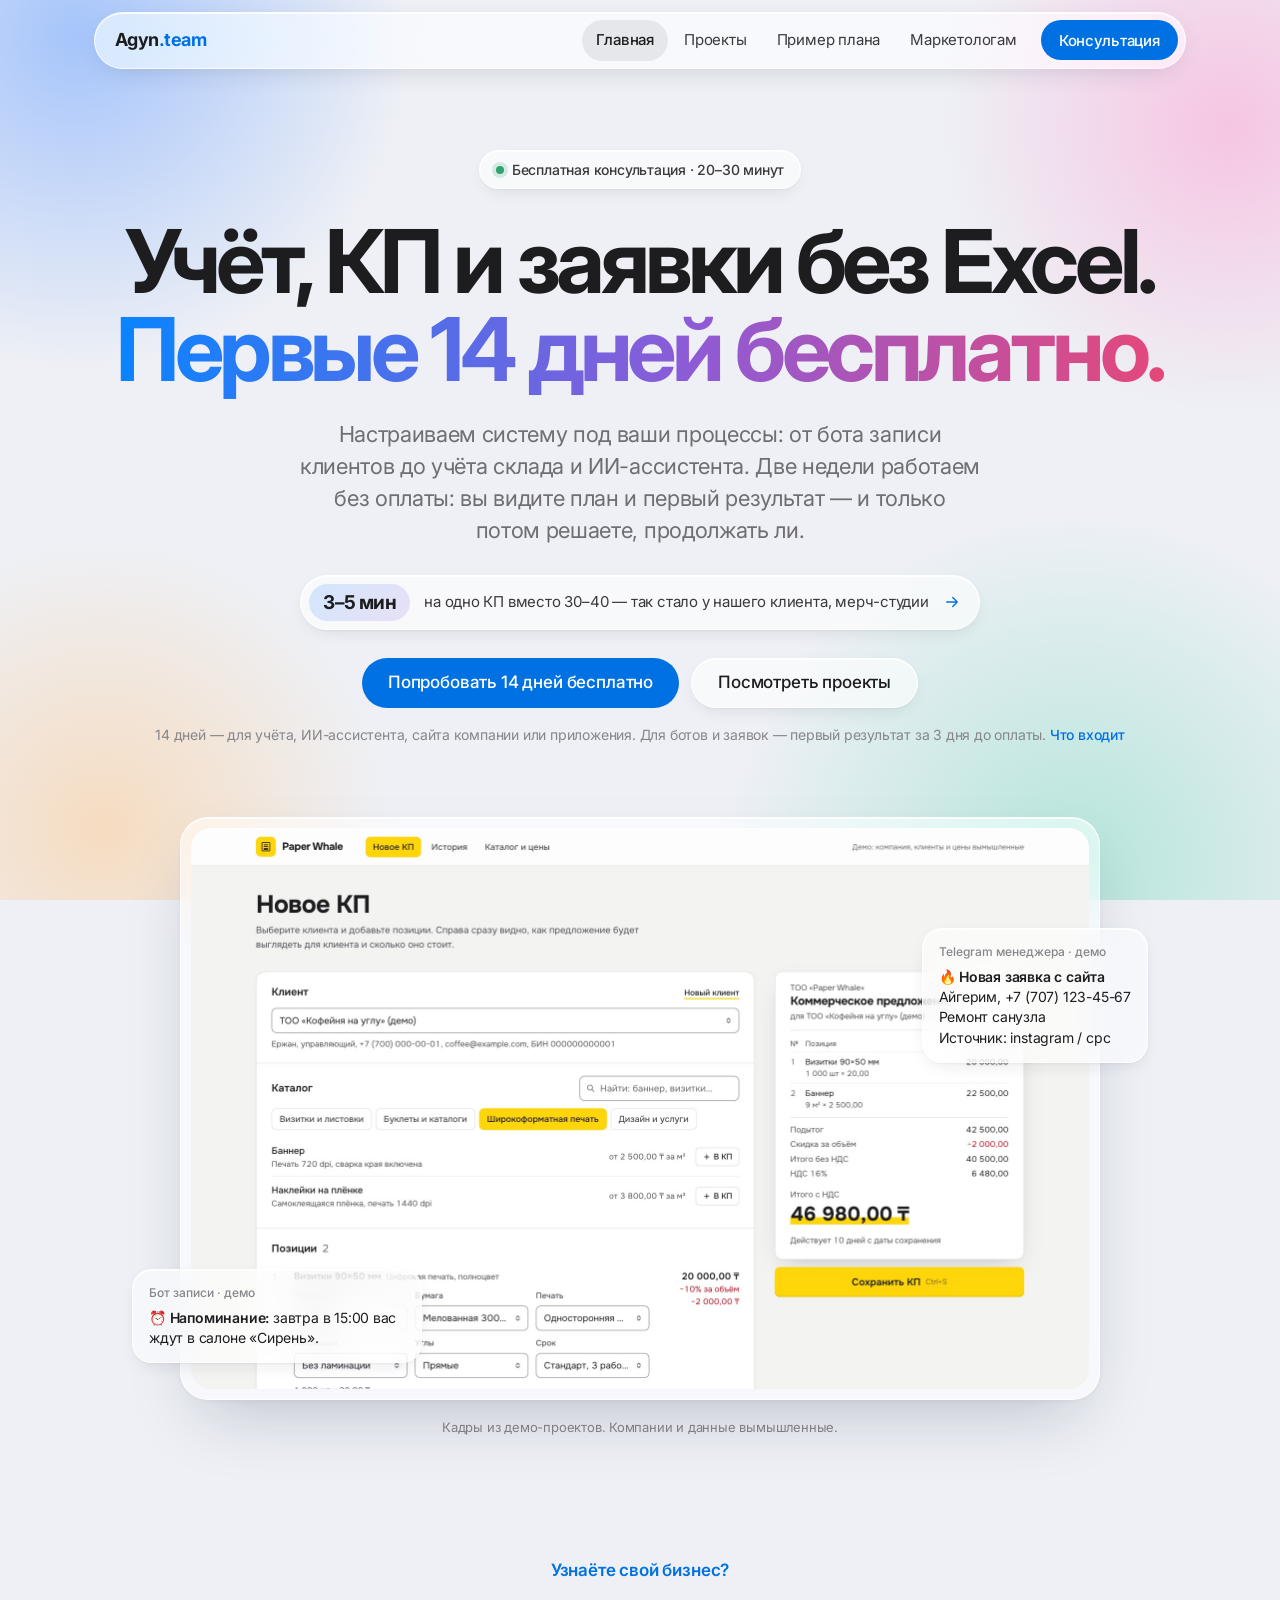
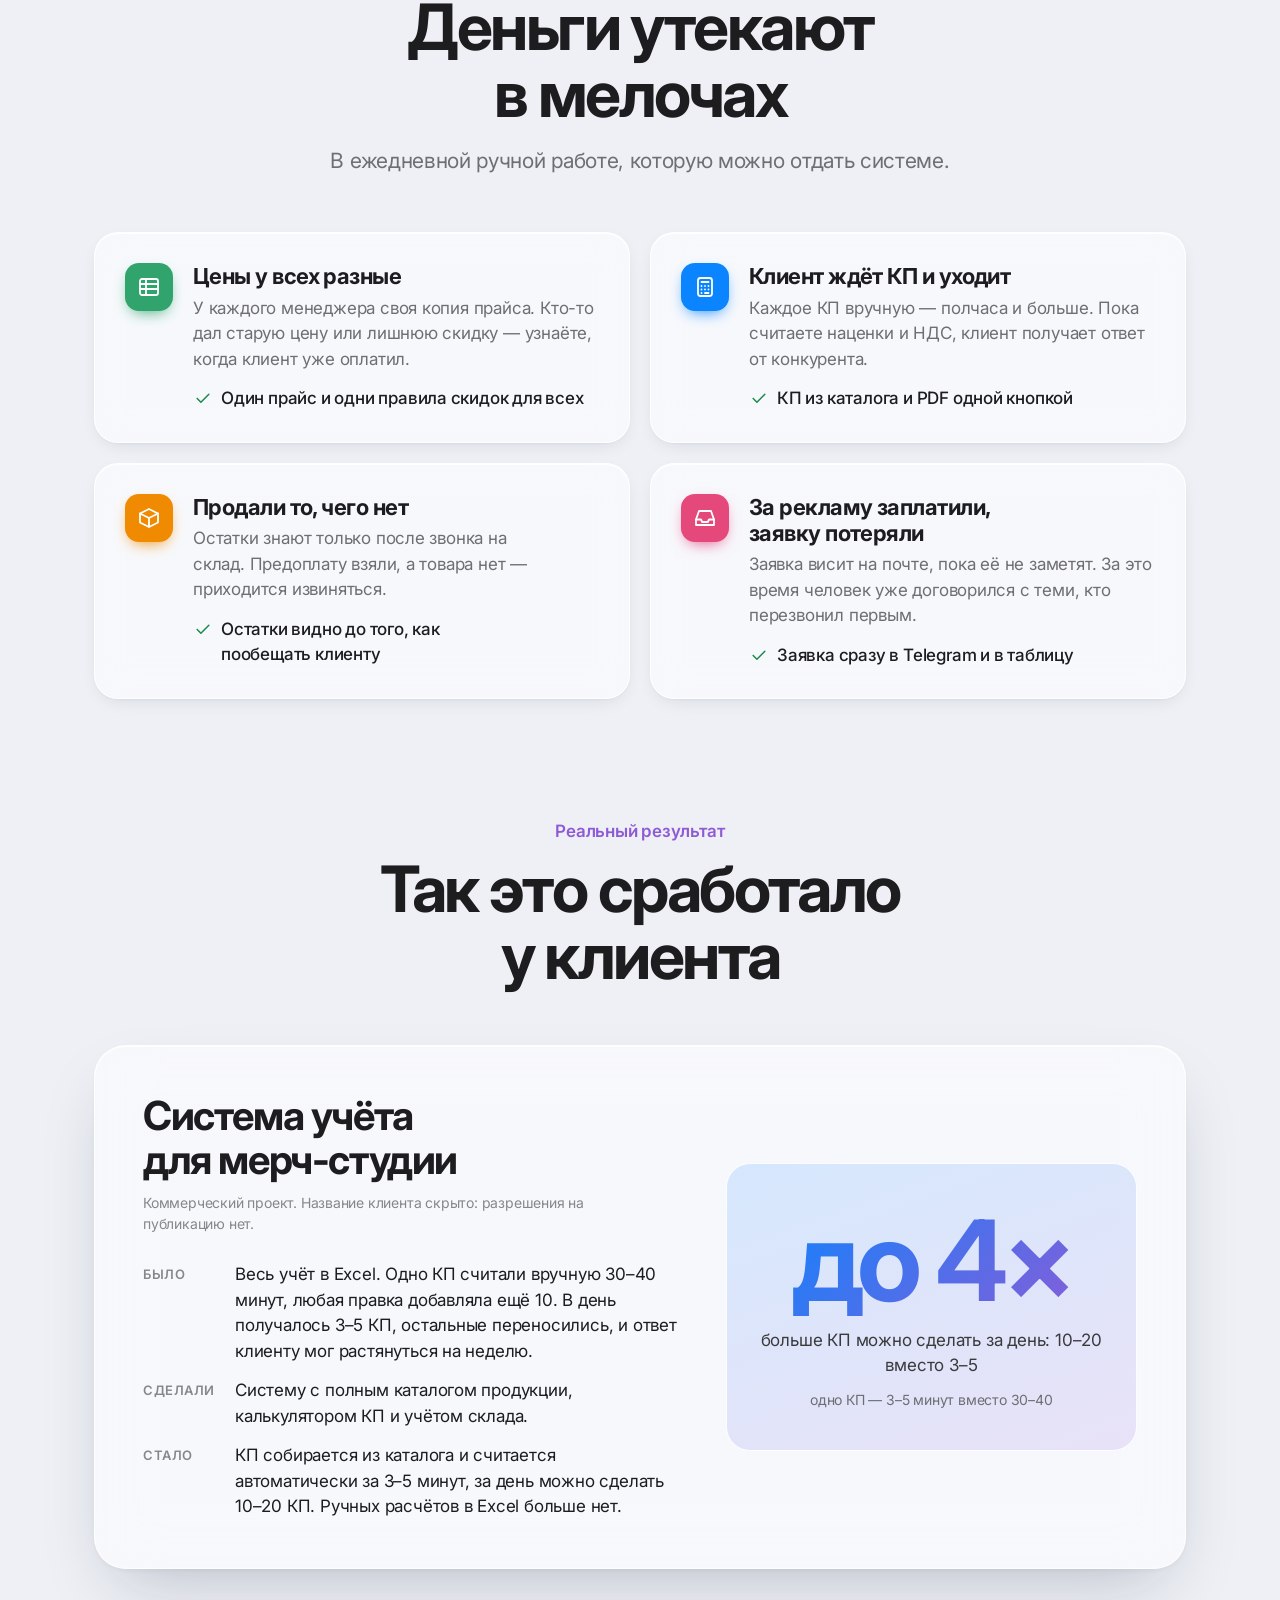
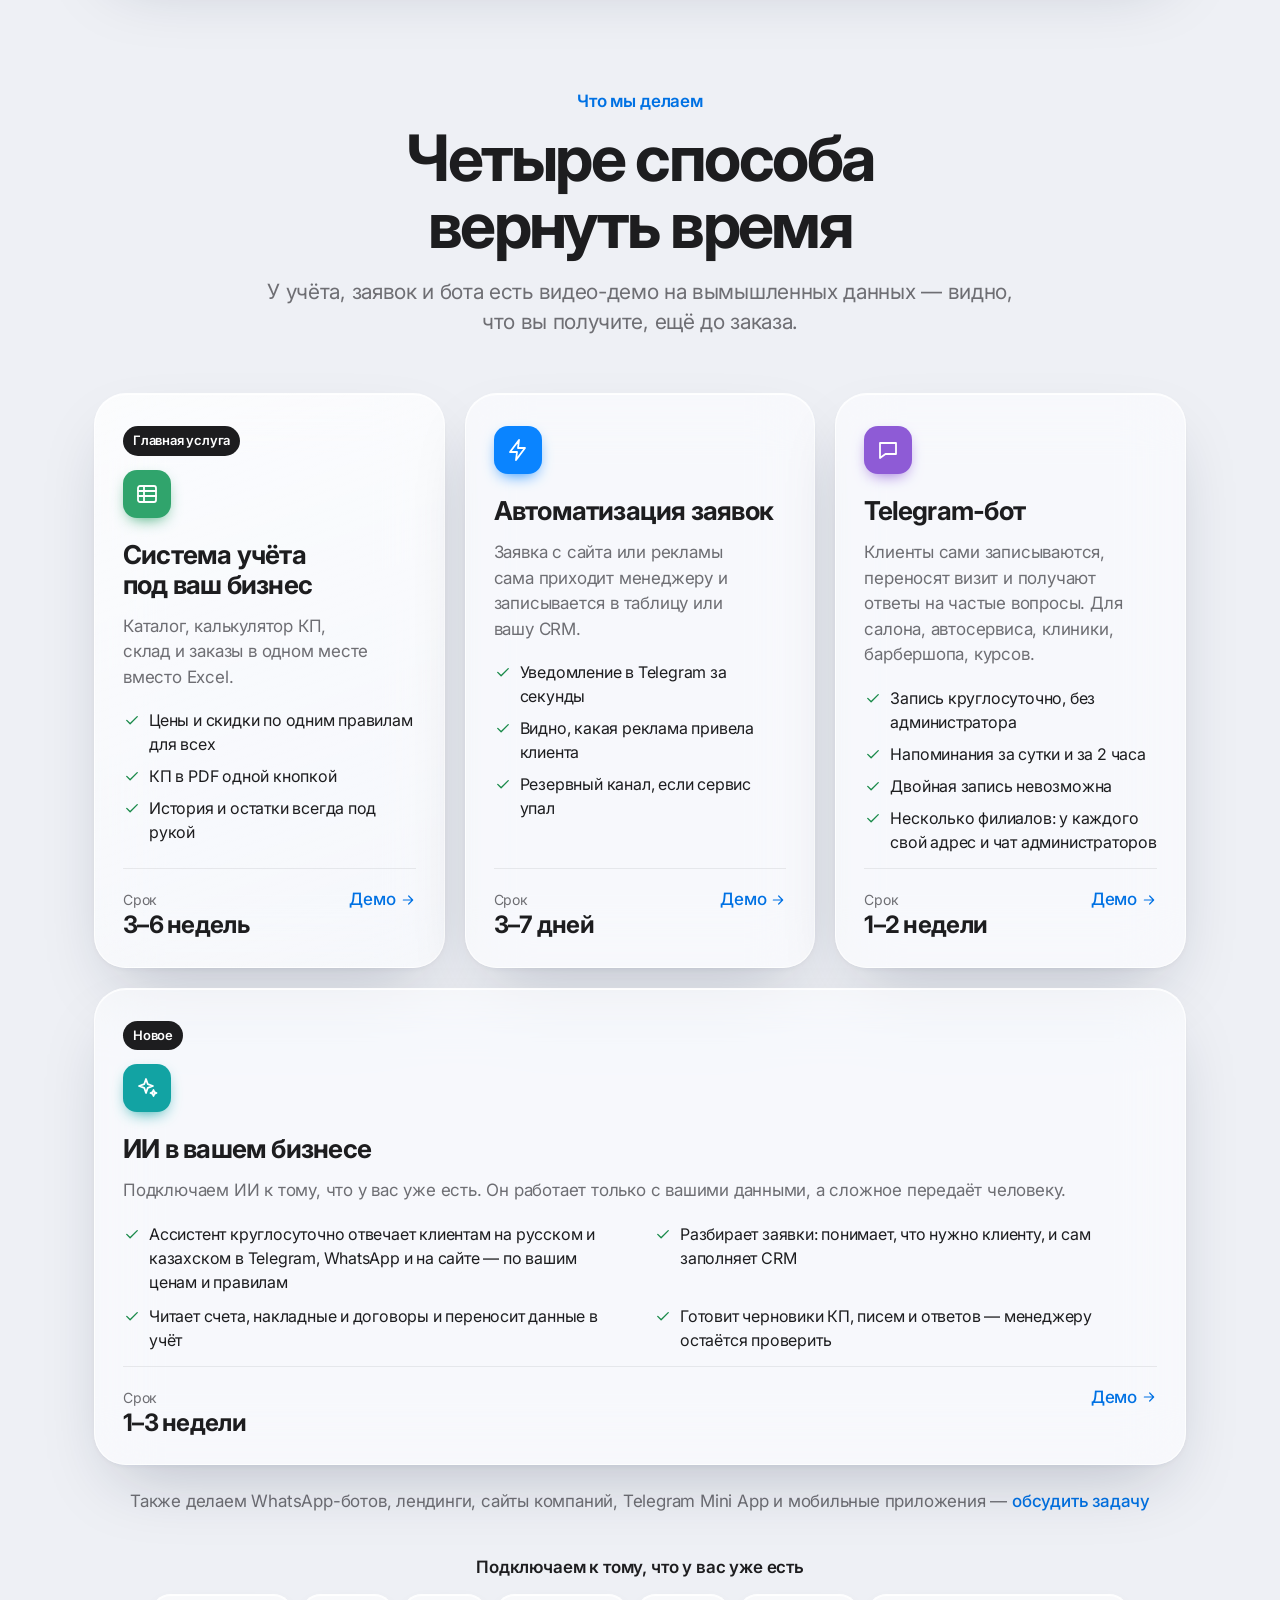
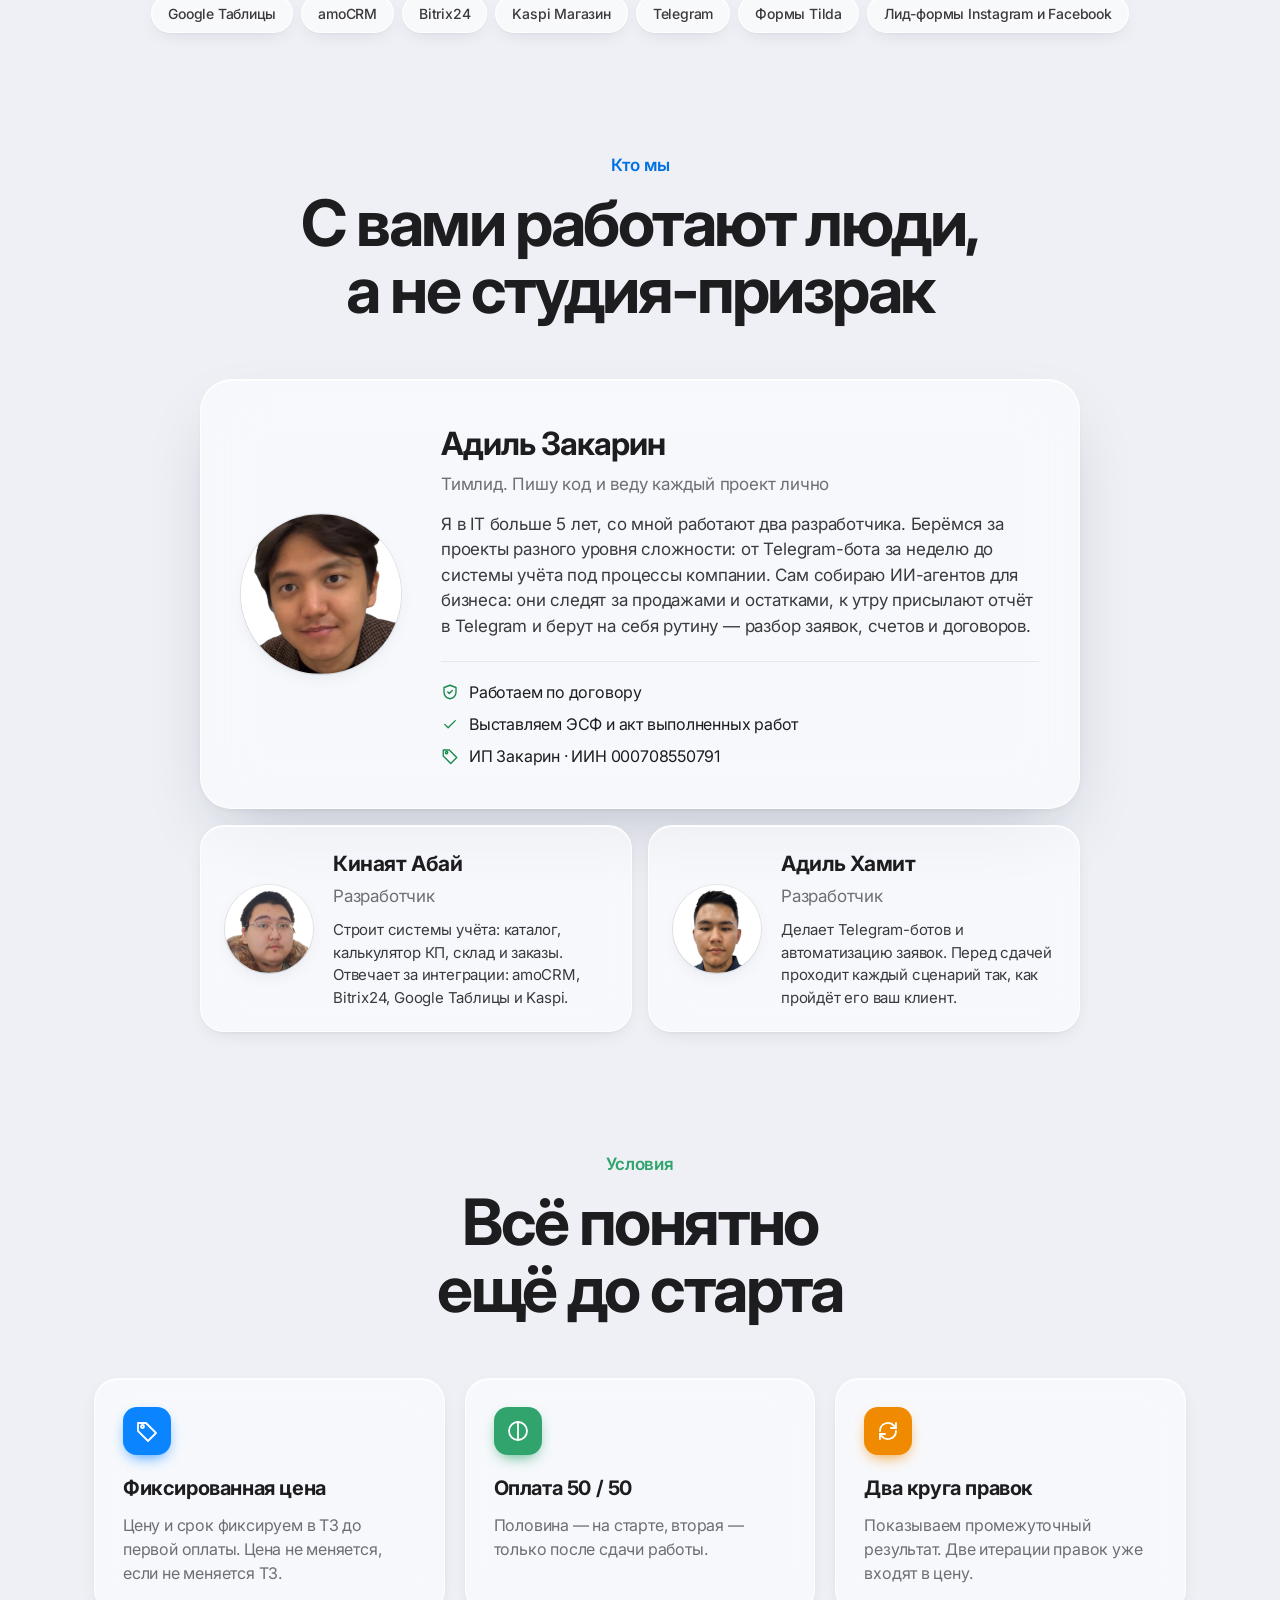
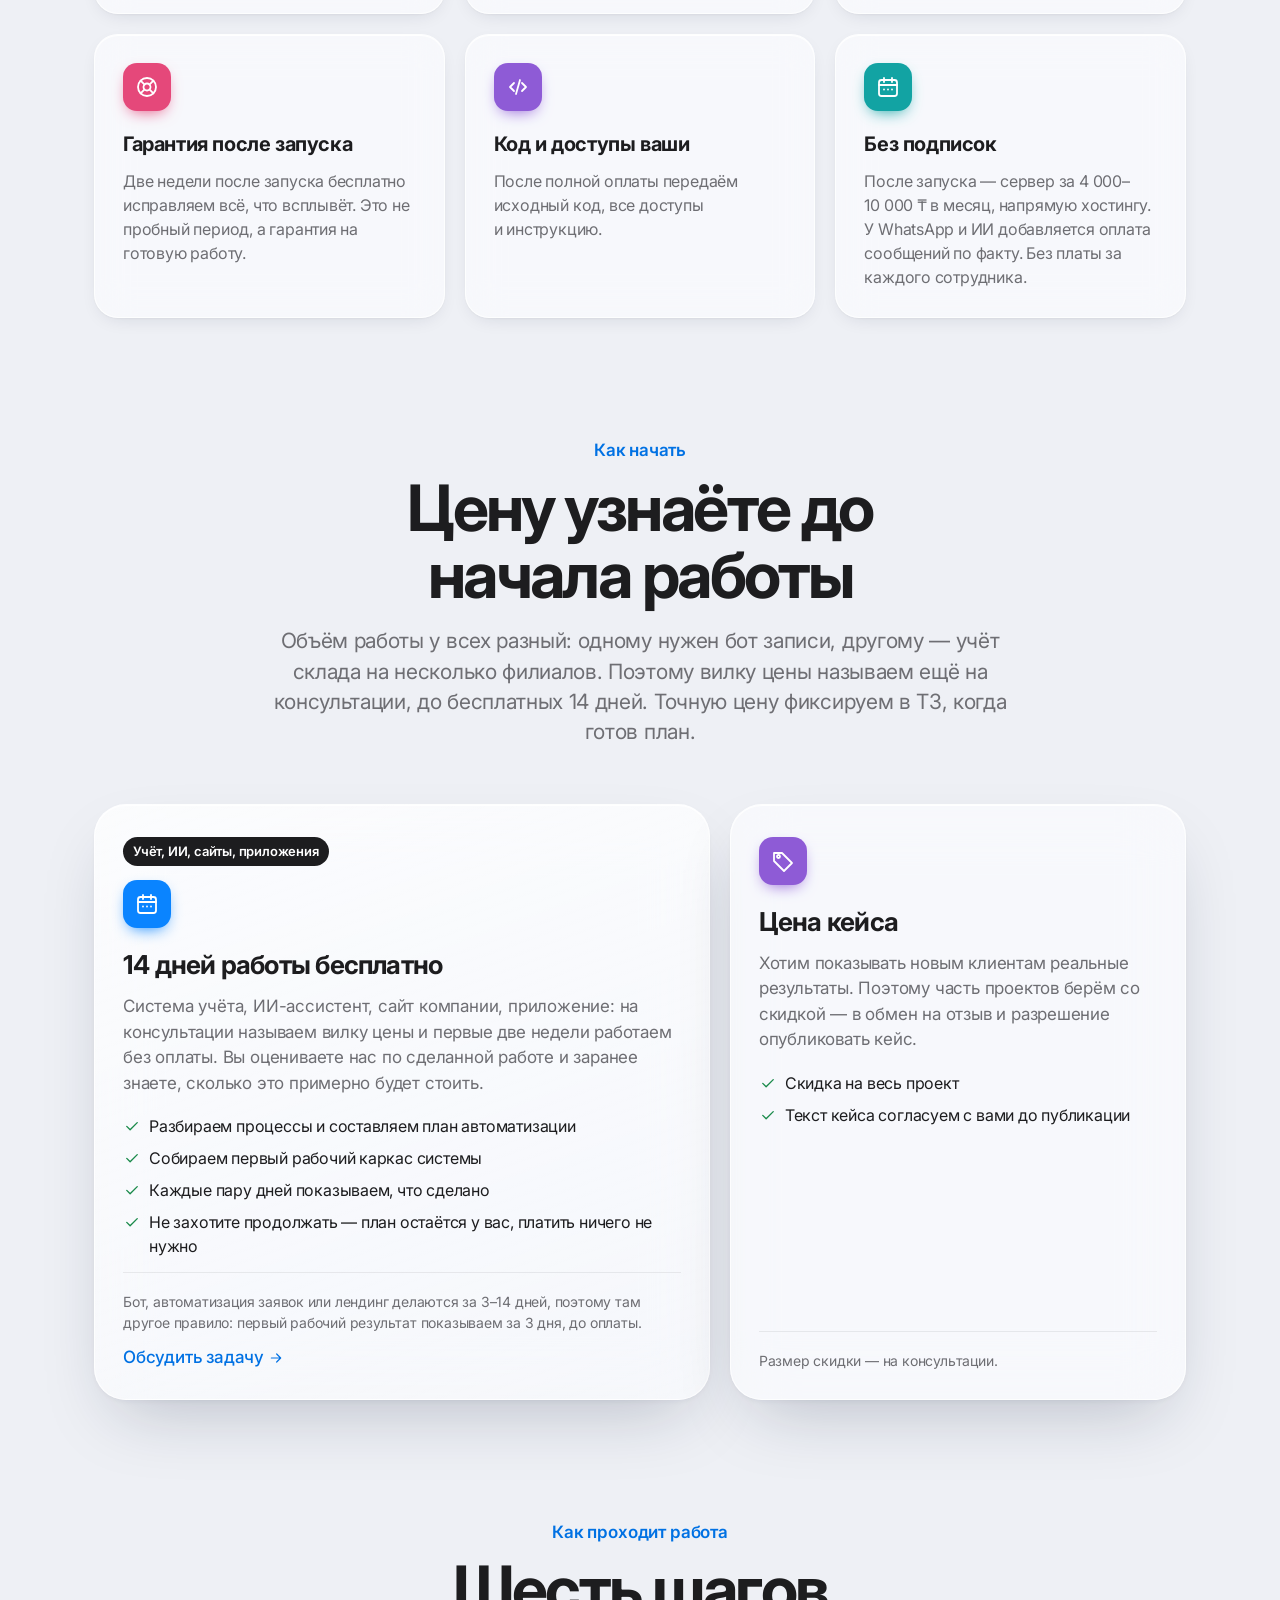
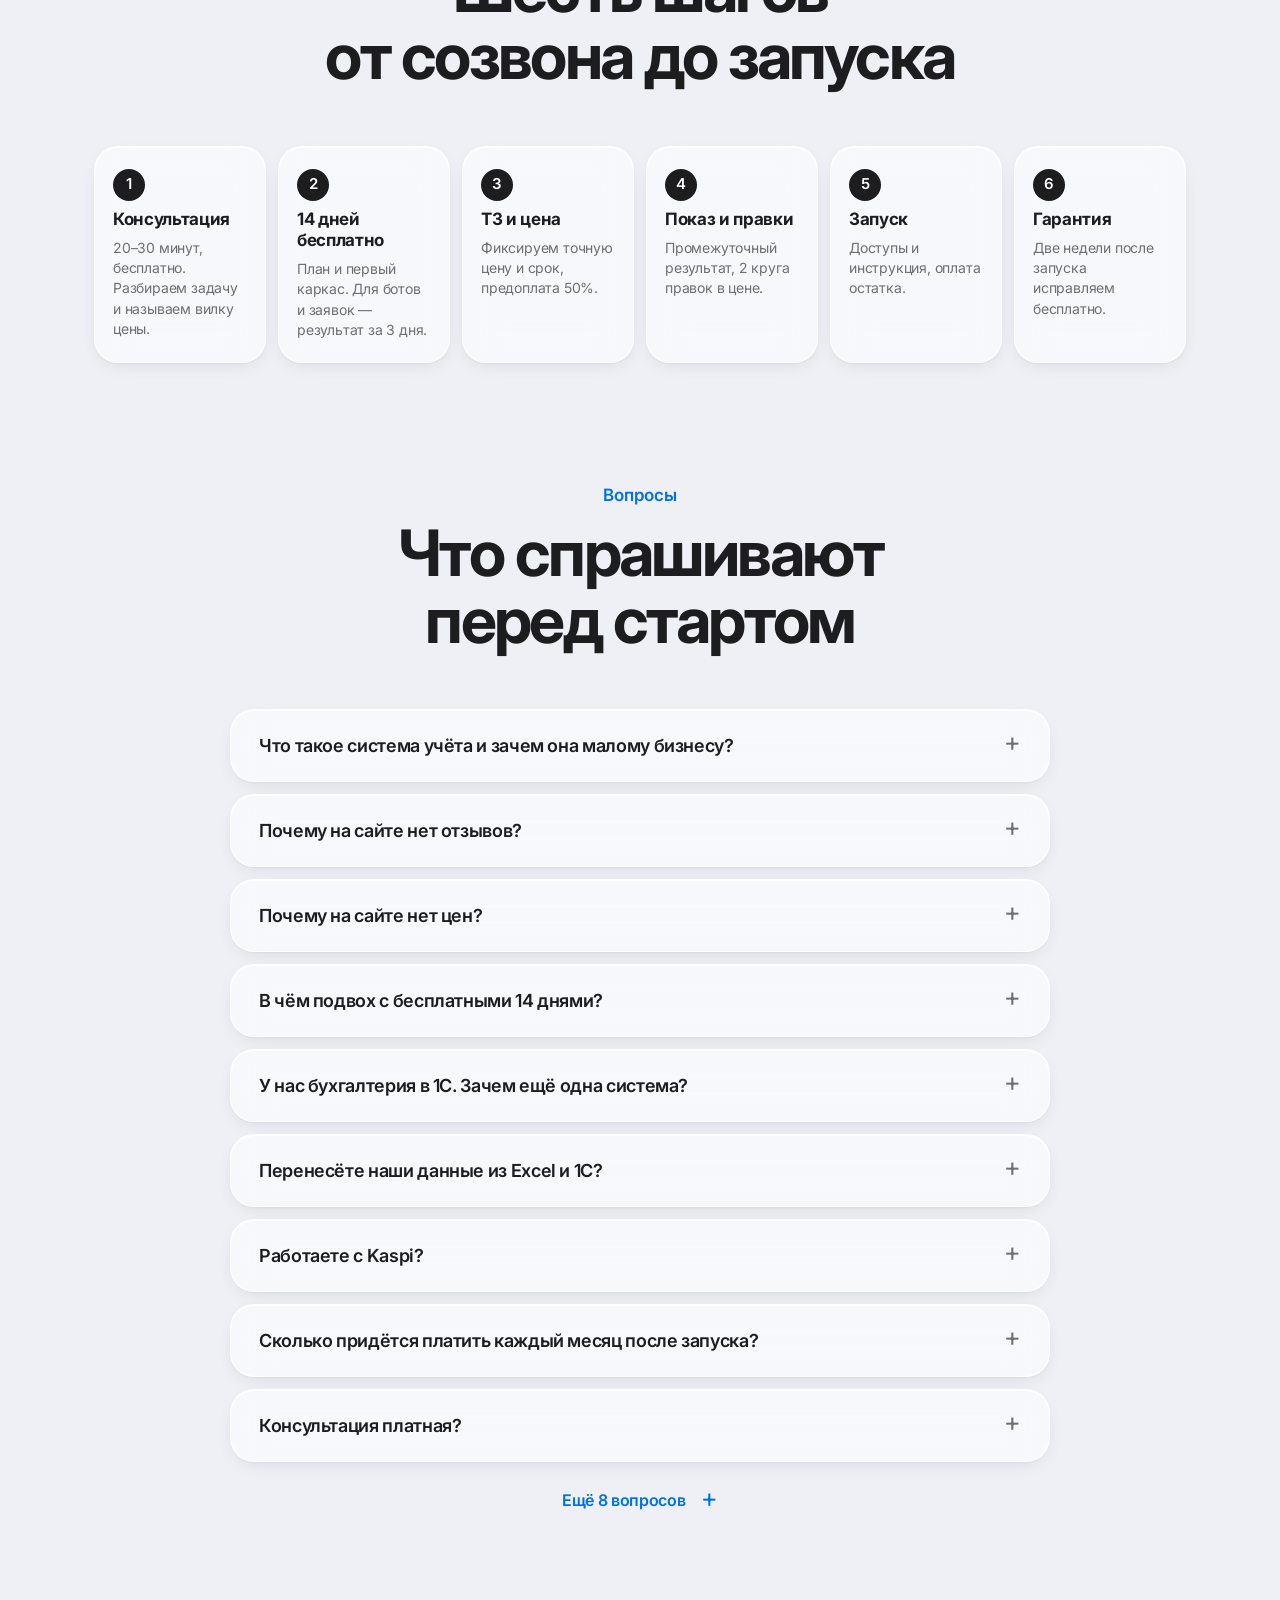
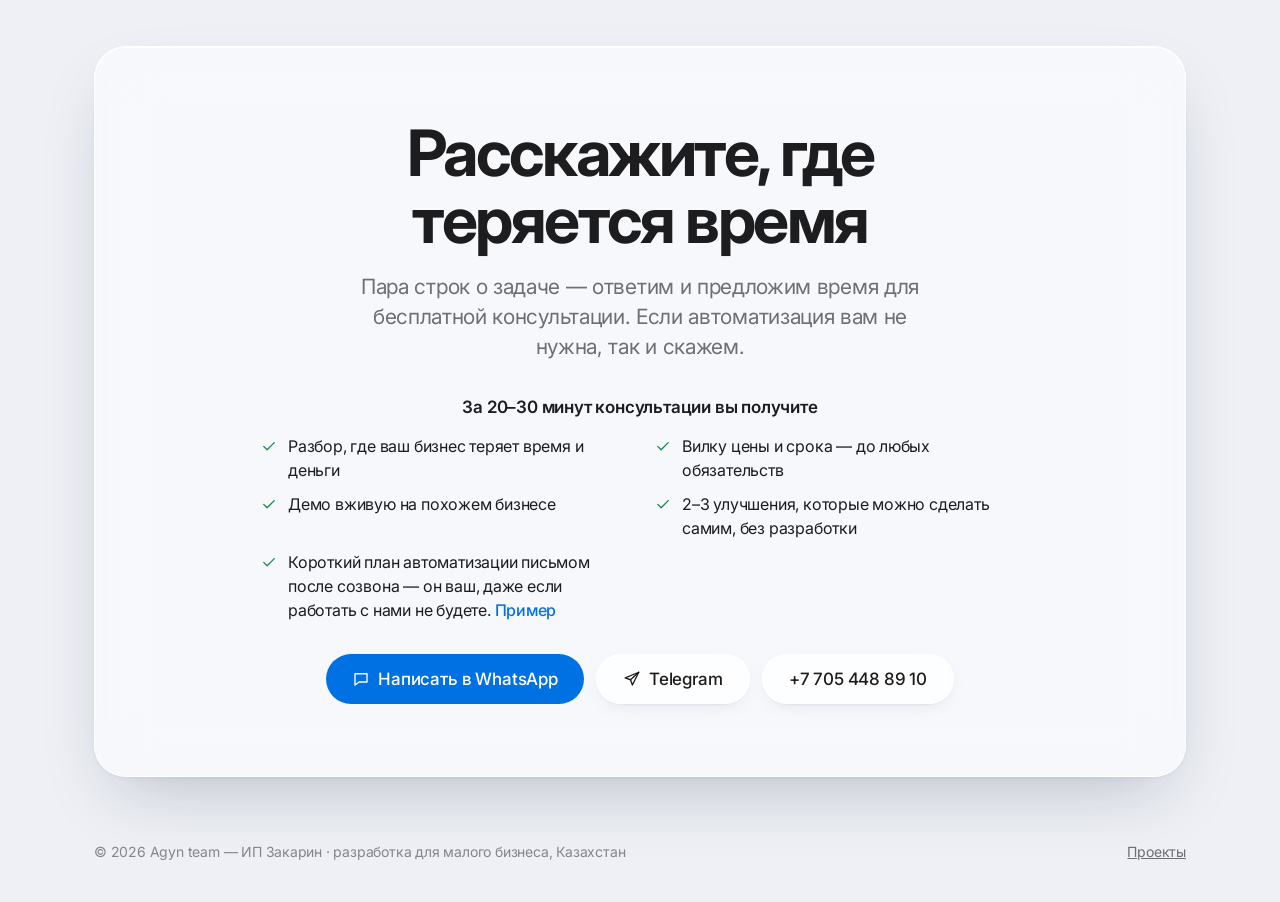
<file: index.html>
<!doctype html>
<html lang="ru">
<head>
  <meta charset="utf-8">
  <meta name="viewport" content="width=device-width, initial-scale=1">
  <title>Agyn team — системы учёта, боты, ИИ и автоматизация для малого бизнеса</title>
  <meta name="description" content="Системы учёта вместо Excel, Telegram-боты, ИИ-ассистенты и автоматизация заявок для малого бизнеса в Казахстане. 14 дней работы бесплатно для систем учёта, ИИ и сайтов, фиксированная цена, оплата 50/50.">
  <meta property="og:title" content="Автоматизация для малого бизнеса — первые 14 дней бесплатно">
  <meta property="og:description" content="Системы учёта, Telegram-боты, ИИ-ассистенты и автоматизация заявок. 14 дней работы бесплатно, демо до заказа.">
  <meta property="og:image" content="https://adil-zakarin.github.io/portfolio/assets/kp-builder.jpg">
  <meta property="og:type" content="website">
  <meta name="theme-color" content="#eef0f5">
  <link rel="preconnect" href="https://fonts.googleapis.com">
  <link rel="preconnect" href="https://fonts.gstatic.com" crossorigin>
  <link href="https://fonts.googleapis.com/css2?family=Inter:wght@400;500;600;700&display=swap" rel="stylesheet">
  <link rel="icon" href="favicon-32.png" sizes="32x32">
  <link rel="icon" href="favicon.svg" type="image/svg+xml">
  <link rel="apple-touch-icon" href="apple-touch-icon.png">
  <link rel="stylesheet" href="styles.css">
</head>
<body>
  <svg width="0" height="0" style="position:absolute" aria-hidden="true">
    <symbol id="i-table" viewBox="0 0 24 24"><rect x="3" y="4" width="18" height="16" rx="2"/><path d="M3 9h18M3 14h18M9 4v16"/></symbol>
    <symbol id="i-calc" viewBox="0 0 24 24"><rect x="5" y="3" width="14" height="18" rx="2.5"/><path d="M8.5 7h7M8.5 11h.01M12 11h.01M15.5 11h.01M8.5 14.5h.01M12 14.5h.01M15.5 14.5h.01M8.5 18h.01M12 18h3.5"/></symbol>
    <symbol id="i-box" viewBox="0 0 24 24"><path d="M3 7.5 12 3l9 4.5-9 4.5z"/><path d="M3 7.5v9L12 21l9-4.5v-9M12 12v9"/></symbol>
    <symbol id="i-inbox" viewBox="0 0 24 24"><path d="M3 13.5 6 5h12l3 8.5V19H3z"/><path d="M3 13.5h5l1.2 2.5h5.6l1.2-2.5h5"/></symbol>
    <symbol id="i-bolt" viewBox="0 0 24 24"><path d="M13 2 4 14h7l-1 8 9-12h-7z"/></symbol>
    <symbol id="i-bell" viewBox="0 0 24 24"><path d="M6 16v-5a6 6 0 1 1 12 0v5l1.5 2h-15z"/><path d="M10 21h4"/></symbol>
    <symbol id="i-chat" viewBox="0 0 24 24"><path d="M4 5h16v11H9.5L4 20z"/></symbol>
    <symbol id="i-shield" viewBox="0 0 24 24"><path d="M12 3 20 6v6c0 5-3.5 8-8 9-4.5-1-8-4-8-9V6z"/><path d="m9 12 2 2 4-4"/></symbol>
    <symbol id="i-code" viewBox="0 0 24 24"><path d="m8 8-4 4 4 4M16 8l4 4-4 4M14 5l-4 14"/></symbol>
    <symbol id="i-eye" viewBox="0 0 24 24"><path d="M2 12s3.6-7 10-7 10 7 10 7-3.6 7-10 7S2 12 2 12z"/><circle cx="12" cy="12" r="3"/></symbol>
    <symbol id="i-tag" viewBox="0 0 24 24"><path d="M3 12V4h8l10 10-8 8z"/><circle cx="7.5" cy="7.5" r="1.5"/></symbol>
    <symbol id="i-split" viewBox="0 0 24 24"><circle cx="12" cy="12" r="9"/><path d="M12 3v18"/></symbol>
    <symbol id="i-repeat" viewBox="0 0 24 24"><path d="M4 12a8 8 0 0 1 14-5.3L20 9M20 12a8 8 0 0 1-14 5.3L4 15"/><path d="M20 4v5h-5M4 20v-5h5"/></symbol>
    <symbol id="i-life" viewBox="0 0 24 24"><circle cx="12" cy="12" r="9"/><circle cx="12" cy="12" r="3.5"/><path d="m5.6 5.6 4 4M14.4 14.4l4 4M18.4 5.6l-4 4M9.6 14.4l-4 4"/></symbol>
    <symbol id="i-check" viewBox="0 0 24 24"><path d="m5 12.5 4.5 4.5L19 7.5"/></symbol>
    <symbol id="i-arrow" viewBox="0 0 24 24"><path d="M5 12h14M13 6l6 6-6 6"/></symbol>
    <symbol id="i-send" viewBox="0 0 24 24"><path d="M21 3 3 10.5l7 2.5 2.5 7z"/><path d="m21 3-11 10"/></symbol>
    <symbol id="i-calendar" viewBox="0 0 24 24"><rect x="3" y="5" width="18" height="16" rx="2.5"/><path d="M3 10h18M8 3v4M16 3v4M8 14.5h.01M12 14.5h.01M16 14.5h.01"/></symbol>
    <symbol id="i-spark" viewBox="0 0 24 24"><path d="m11 3 1.8 5.2L18 10l-5.2 1.8L11 17l-1.8-5.2L4 10l5.2-1.8z"/><path d="m18.5 14 .9 2.1 2.1.9-2.1.9-.9 2.1-.9-2.1-2.1-.9 2.1-.9z"/></symbol>
  </svg>
  <div class="bg" aria-hidden="true"></div>
  <a class="skip" href="#main">К содержанию</a>

  <header class="nav">
    <a class="nav__logo" href="index.html">Agyn<span>.team</span></a>
    <nav class="nav__links" id="nav-links" aria-label="Страницы сайта">
      <a href="index.html" aria-current="page">Главная</a>
      <a href="projects.html">Проекты</a>
      <a href="plan.html">Пример плана</a>
      <a href="agency.html">Маркетологам</a>
    </nav>
    <a class="btn btn--sm" href="#contacts">Консультация</a>
    <button class="nav__toggle" type="button" aria-expanded="false" aria-controls="nav-links" aria-label="Меню"><svg viewBox="0 0 24 24" aria-hidden="true"><path d="M4 7h16M4 12h16M4 17h16"/></svg></button>
  </header>

  <main id="main">
    <!-- Hero -->
    <section class="hero wrap">
      <span class="chip"><i></i>Бесплатная консультация · 20–30 минут</span>
      <h1>Учёт, КП и&nbsp;заявки без&nbsp;Excel.<br><span>Первые 14&nbsp;дней бесплатно.</span></h1>
      <p class="hero__lead">Настраиваем систему под ваши процессы: от&nbsp;бота записи клиентов до&nbsp;учёта склада и&nbsp;ИИ-ассистента. Две недели работаем без оплаты: вы видите план и&nbsp;первый результат — и&nbsp;только потом решаете, продолжать ли.</p>
      <a class="hero__proof" href="#proof">
        <b>3–5&nbsp;мин</b>
        <span>на&nbsp;одно КП вместо <span class="nowrap">30–40</span> — так стало у&nbsp;нашего клиента, <span class="nowrap">мерч-студии</span></span>
        <svg class="ic" aria-hidden="true"><use href="#i-arrow"/></svg>
      </a>
      <div class="hero__cta">
        <a class="btn" href="#contacts">Попробовать 14 дней бесплатно</a>
        <a class="btn btn--glass" href="projects.html">Посмотреть проекты</a>
      </div>
      <p class="hero__note">14 дней — для учёта, ИИ-ассистента, сайта компании или приложения. Для ботов и&nbsp;заявок — первый результат за&nbsp;3 дня до&nbsp;оплаты. <a class="link" href="#start">Что входит</a></p>

      <div class="stage reveal">
        <figure class="stage__shot glass">
          <img src="assets/kp-builder.jpg" width="1800" height="1126" alt="Калькулятор КП: менеджер выбрал клиента и позиции, итог со скидками и НДС считается сам">
        </figure>
        <div class="float float--lead glass glass--sm">
          <small>Telegram менеджера · демо</small>
          🔥 <b>Новая заявка с сайта</b><br>
          Айгерим, +7 (707) 123-45-67<br>
          Ремонт санузла<br>
          Источник: instagram / cpc
        </div>
        <div class="float float--remind glass glass--sm">
          <small>Бот записи · демо</small>
          ⏰ <b>Напоминание:</b> завтра в&nbsp;15:00 вас ждут в&nbsp;салоне «Сирень».
        </div>
        <p class="stage__caption">Кадры из демо-проектов. Компании и данные вымышленные.</p>
      </div>
    </section>

    <!-- Pains -->
    <section class="section wrap" aria-labelledby="pains-title">
      <div class="section-head reveal">
        <p class="eyebrow">Узнаёте свой бизнес?</p>
        <h2 id="pains-title">Деньги утекают в&nbsp;мелочах</h2>
        <p class="lead">В ежедневной ручной работе, которую можно отдать системе.</p>
      </div>
      <div class="pains">
        <article class="pain glass glass--sm reveal">
          <span class="ic-badge c-green"><svg class="ic"><use href="#i-table"/></svg></span>
          <h3>Цены у всех разные</h3>
          <p>У каждого менеджера своя копия прайса. Кто-то дал старую цену или лишнюю скидку — узнаёте, когда клиент уже оплатил.</p>
          <p class="pain__fix"><svg class="ic"><use href="#i-check"/></svg>Один прайс и одни правила скидок для всех</p>
        </article>
        <article class="pain glass glass--sm reveal">
          <span class="ic-badge c-blue"><svg class="ic"><use href="#i-calc"/></svg></span>
          <h3>Клиент ждёт КП и уходит</h3>
          <p>Каждое КП вручную — полчаса и больше. Пока считаете наценки и НДС, клиент получает ответ от конкурента.</p>
          <p class="pain__fix"><svg class="ic"><use href="#i-check"/></svg>КП из каталога и PDF одной кнопкой</p>
        </article>
        <article class="pain glass glass--sm reveal">
          <span class="ic-badge c-orange"><svg class="ic"><use href="#i-box"/></svg></span>
          <h3>Продали то, чего нет</h3>
          <p>Остатки знают только после звонка на склад. Предоплату взяли, а товара нет — приходится извиняться.</p>
          <p class="pain__fix"><svg class="ic"><use href="#i-check"/></svg>Остатки видно до того, как пообещать клиенту</p>
        </article>
        <article class="pain glass glass--sm reveal">
          <span class="ic-badge c-pink"><svg class="ic"><use href="#i-inbox"/></svg></span>
          <h3>За рекламу заплатили, заявку потеряли</h3>
          <p>Заявка висит на почте, пока её не заметят. За это время человек уже договорился с теми, кто перезвонил первым.</p>
          <p class="pain__fix"><svg class="ic"><use href="#i-check"/></svg>Заявка сразу в Telegram и в таблицу</p>
        </article>
      </div>
    </section>

    <!-- Proof -->
    <section id="proof" class="section wrap" aria-labelledby="proof-title">
      <div class="section-head reveal">
        <p class="eyebrow c-purple" style="color:var(--c)">Реальный результат</p>
        <h2 id="proof-title">Так это сработало у&nbsp;клиента</h2>
      </div>
      <article class="proof glass reveal">
        <div>
          <h3>Система учёта для мерч-студии</h3>
          <p class="proof__note">Коммерческий проект. Название клиента скрыто: разрешения на публикацию нет.</p>
          <ol class="proof__steps">
            <li><b>Было</b><span>Весь учёт в Excel. Одно КП считали вручную 30–40 минут, любая правка добавляла ещё 10. В день получалось 3–5 КП, остальные переносились, и ответ клиенту мог растянуться на неделю.</span></li>
            <li><b>Сделали</b><span>Систему с полным каталогом продукции, калькулятором КП и учётом склада.</span></li>
            <li><b>Стало</b><span>КП собирается из каталога и считается автоматически за 3–5 минут, за день можно сделать 10–20 КП. Ручных расчётов в Excel больше нет.</span></li>
          </ol>
        </div>
        <div class="metric">
          <b>до 4×</b>
          <span>больше КП можно сделать за день: 10–20 вместо 3–5</span>
          <small class="metric__how">одно КП — 3–5 минут вместо 30–40</small>
        </div>
      </article>
    </section>

    <!-- Offers -->
    <section class="section wrap" aria-labelledby="offers-title">
      <div class="section-head reveal">
        <p class="eyebrow">Что мы делаем</p>
        <h2 id="offers-title">Четыре способа вернуть время</h2>
        <p class="lead">У учёта, заявок и бота есть видео-демо на вымышленных данных — видно, что вы получите, ещё до заказа.</p>
      </div>
      <div class="offers">
        <article class="offer offer--main glass reveal">
          <span class="offer__badge">Главная услуга</span>
          <span class="ic-badge c-green"><svg class="ic"><use href="#i-table"/></svg></span>
          <h3>Система учёта под ваш бизнес</h3>
          <p>Каталог, калькулятор КП, склад и заказы в одном месте вместо Excel.</p>
          <ul>
            <li><svg class="ic"><use href="#i-check"/></svg>Цены и скидки по одним правилам для всех</li>
            <li><svg class="ic"><use href="#i-check"/></svg>КП в PDF одной кнопкой</li>
            <li><svg class="ic"><use href="#i-check"/></svg>История и остатки всегда под рукой</li>
          </ul>
          <div class="offer__foot">
            <div class="offer__price"><span>Срок</span><b>3–6 недель</b></div>
            <a class="link" href="projects.html#kp">Демо <svg class="ic"><use href="#i-arrow"/></svg></a>
          </div>
        </article>
        <article class="offer glass reveal">
          <span class="ic-badge c-blue"><svg class="ic"><use href="#i-bolt"/></svg></span>
          <h3>Автоматизация заявок</h3>
          <p>Заявка с сайта или рекламы сама приходит менеджеру и записывается в таблицу или вашу CRM.</p>
          <ul>
            <li><svg class="ic"><use href="#i-check"/></svg>Уведомление в Telegram за секунды</li>
            <li><svg class="ic"><use href="#i-check"/></svg>Видно, какая реклама привела клиента</li>
            <li><svg class="ic"><use href="#i-check"/></svg>Резервный канал, если сервис упал</li>
          </ul>
          <div class="offer__foot">
            <div class="offer__price"><span>Срок</span><b>3–7 дней</b></div>
            <a class="link" href="projects.html#leads">Демо <svg class="ic"><use href="#i-arrow"/></svg></a>
          </div>
        </article>
        <article class="offer glass reveal">
          <span class="ic-badge c-purple"><svg class="ic"><use href="#i-chat"/></svg></span>
          <h3>Telegram-бот</h3>
          <p>Клиенты сами записываются, переносят визит и получают ответы на частые вопросы. Для салона, автосервиса, клиники, барбершопа, курсов.</p>
          <ul>
            <li><svg class="ic"><use href="#i-check"/></svg>Запись круглосуточно, без администратора</li>
            <li><svg class="ic"><use href="#i-check"/></svg>Напоминания за сутки и за 2 часа</li>
            <li><svg class="ic"><use href="#i-check"/></svg>Двойная запись невозможна</li>
            <li><svg class="ic"><use href="#i-check"/></svg>Несколько филиалов: у каждого свой адрес и чат администраторов</li>
          </ul>
          <div class="offer__foot">
            <div class="offer__price"><span>Срок</span><b>1–2 недели</b></div>
            <a class="link" href="projects.html#bot">Демо <svg class="ic"><use href="#i-arrow"/></svg></a>
          </div>
        </article>
        <article class="offer offer--wide glass reveal">
          <span class="offer__badge">Новое</span>
          <span class="ic-badge c-teal"><svg class="ic"><use href="#i-spark"/></svg></span>
          <h3>ИИ в вашем бизнесе</h3>
          <p>Подключаем ИИ к тому, что у вас уже есть. Он работает только с вашими данными, а сложное передаёт человеку.</p>
          <ul>
            <li><svg class="ic"><use href="#i-check"/></svg>Ассистент круглосуточно отвечает клиентам на русском и казахском в Telegram, WhatsApp и на сайте — по вашим ценам и правилам</li>
            <li><svg class="ic"><use href="#i-check"/></svg>Разбирает заявки: понимает, что нужно клиенту, и сам заполняет CRM</li>
            <li><svg class="ic"><use href="#i-check"/></svg>Читает счета, накладные и договоры и переносит данные в учёт</li>
            <li><svg class="ic"><use href="#i-check"/></svg>Готовит черновики КП, писем и ответов — менеджеру остаётся проверить</li>
          </ul>
          <div class="offer__foot">
            <div class="offer__price"><span>Срок</span><b>1–3 недели</b></div>
            <a class="link" href="projects.html#bot-ai">Демо <svg class="ic"><use href="#i-arrow"/></svg></a>
          </div>
        </article>
      </div>
      <p class="more reveal">Также делаем WhatsApp-ботов, лендинги, сайты компаний, Telegram Mini App и мобильные приложения — <a class="link" href="#contacts">обсудить задачу</a></p>
      <div class="integrations reveal">
        <p>Подключаем к тому, что у вас уже есть</p>
        <ul class="integrations__list">
          <li class="chip">Google Таблицы</li>
          <li class="chip">amoCRM</li>
          <li class="chip">Bitrix24</li>
          <li class="chip">Kaspi Магазин</li>
          <li class="chip">Telegram</li>
          <li class="chip">Формы Tilda</li>
          <li class="chip">Лид-формы Instagram и Facebook</li>
        </ul>
      </div>
    </section>

    <!-- About -->
    <section class="section wrap" aria-labelledby="about-title">
      <div class="section-head reveal">
        <p class="eyebrow">Кто мы</p>
        <h2 id="about-title">С&nbsp;вами работают люди, а&nbsp;не&nbsp;студия&#8209;призрак</h2>
      </div>
      <article class="about glass reveal">
        <img class="about__photo" src="assets/adil.jpg" width="480" height="480" alt="Адиль" loading="lazy">
        <div class="about__body">
          <h3>Адиль Закарин</h3>
          <p class="about__role">Тимлид. Пишу код и веду каждый проект лично</p>
          <p>Я в IT больше 5 лет, со мной работают два разработчика. Берёмся за проекты разного уровня сложности: от Telegram-бота за неделю до системы учёта под процессы компании. Сам собираю ИИ-агентов для бизнеса: они следят за продажами и остатками, к утру присылают отчёт в Telegram и берут на себя рутину — разбор заявок, счетов и договоров.</p>
          <ul class="about__facts">
            <li><svg class="ic"><use href="#i-shield"/></svg>Работаем по договору</li>
            <li><svg class="ic"><use href="#i-check"/></svg>Выставляем ЭСФ и акт выполненных работ</li>
            <li><svg class="ic"><use href="#i-tag"/></svg>ИП Закарин · ИИН 000708550791</li>
          </ul>
        </div>
      </article>
      <ul class="team">
        <li class="team__card glass glass--sm reveal">
          <img class="team__photo" src="assets/kinayat.jpg" width="480" height="480" alt="Кинаят Абай" loading="lazy">
          <div>
            <h3>Кинаят Абай</h3>
            <p class="about__role">Разработчик</p>
            <p class="team__text">Строит системы учёта: каталог, калькулятор КП, склад и заказы. Отвечает за интеграции: amoCRM, Bitrix24, Google Таблицы и Kaspi.</p>
          </div>
        </li>
        <li class="team__card glass glass--sm reveal">
          <img class="team__photo" src="assets/khamit.jpg" width="480" height="480" alt="Адиль Хамит" loading="lazy">
          <div>
            <h3>Адиль Хамит</h3>
            <p class="about__role">Разработчик</p>
            <p class="team__text">Делает Telegram-ботов и автоматизацию заявок. Перед сдачей проходит каждый сценарий так, как пройдёт его ваш клиент.</p>
          </div>
        </li>
      </ul>
    </section>

    <!-- Trust -->
    <section class="section wrap" aria-labelledby="trust-title">
      <div class="section-head reveal">
        <p class="eyebrow c-green" style="color:var(--c)">Условия</p>
        <h2 id="trust-title">Всё понятно ещё до&nbsp;старта</h2>
      </div>
      <ul class="trust">
        <li class="glass glass--sm reveal">
          <span class="ic-badge c-blue"><svg class="ic"><use href="#i-tag"/></svg></span>
          <h3>Фиксированная цена</h3>
          <p>Цену и срок фиксируем в ТЗ до первой оплаты. Цена не меняется, если не меняется ТЗ.</p>
        </li>
        <li class="glass glass--sm reveal">
          <span class="ic-badge c-green"><svg class="ic"><use href="#i-split"/></svg></span>
          <h3>Оплата 50 / 50</h3>
          <p>Половина — на старте, вторая — только после сдачи работы.</p>
        </li>
        <li class="glass glass--sm reveal">
          <span class="ic-badge c-orange"><svg class="ic"><use href="#i-repeat"/></svg></span>
          <h3>Два круга правок</h3>
          <p>Показываем промежуточный результат. Две итерации правок уже входят в цену.</p>
        </li>
        <li class="glass glass--sm reveal">
          <span class="ic-badge c-pink"><svg class="ic"><use href="#i-life"/></svg></span>
          <h3>Гарантия после запуска</h3>
          <p>Две недели после запуска бесплатно исправляем всё, что всплывёт. Это не пробный период, а гарантия на готовую работу.</p>
        </li>
        <li class="glass glass--sm reveal">
          <span class="ic-badge c-purple"><svg class="ic"><use href="#i-code"/></svg></span>
          <h3>Код и доступы ваши</h3>
          <p>После полной оплаты передаём исходный код, все доступы и инструкцию.</p>
        </li>
        <li class="glass glass--sm reveal">
          <span class="ic-badge c-teal"><svg class="ic"><use href="#i-calendar"/></svg></span>
          <h3>Без подписок</h3>
          <p>После запуска — сервер за 4&nbsp;000–10&nbsp;000&nbsp;₸ в месяц, напрямую хостингу. У WhatsApp и ИИ добавляется оплата сообщений по факту. Без платы за каждого сотрудника.</p>
        </li>
      </ul>
    </section>

    <!-- Start -->
    <section id="start" class="section wrap" aria-labelledby="start-title">
      <div class="section-head reveal">
        <p class="eyebrow">Как начать</p>
        <h2 id="start-title">Цену узнаёте до начала работы</h2>
        <p class="lead">Объём работы у всех разный: одному нужен бот записи, другому — учёт склада на несколько филиалов. Поэтому вилку цены называем ещё на консультации, до бесплатных 14 дней. Точную цену фиксируем в ТЗ, когда готов план.</p>
      </div>
      <div class="start">
        <article class="offer offer--main glass reveal">
          <span class="offer__badge">Учёт, ИИ, сайты, приложения</span>
          <span class="ic-badge c-blue"><svg class="ic"><use href="#i-calendar"/></svg></span>
          <h3>14 дней работы бесплатно</h3>
          <p>Система учёта, ИИ-ассистент, сайт компании, приложение: на консультации называем вилку цены и первые две недели работаем без оплаты. Вы оцениваете нас по сделанной работе и заранее знаете, сколько это примерно будет стоить.</p>
          <ul>
            <li><svg class="ic"><use href="#i-check"/></svg>Разбираем процессы и составляем план автоматизации</li>
            <li><svg class="ic"><use href="#i-check"/></svg>Собираем первый рабочий каркас системы</li>
            <li><svg class="ic"><use href="#i-check"/></svg>Каждые пару дней показываем, что сделано</li>
            <li><svg class="ic"><use href="#i-check"/></svg>Не захотите продолжать — план остаётся у вас, платить ничего не нужно</li>
          </ul>
          <div class="offer__foot">
            <p class="offer__note">Бот, автоматизация заявок или лендинг делаются за 3–14 дней, поэтому там другое правило: первый рабочий результат показываем за 3 дня, до оплаты.</p>
            <a class="link" href="#contacts">Обсудить задачу <svg class="ic"><use href="#i-arrow"/></svg></a>
          </div>
        </article>
        <article class="offer glass reveal">
          <span class="ic-badge c-purple"><svg class="ic"><use href="#i-tag"/></svg></span>
          <h3>Цена кейса</h3>
          <p>Хотим показывать новым клиентам реальные результаты. Поэтому часть проектов берём со скидкой — в обмен на отзыв и разрешение опубликовать кейс.</p>
          <ul>
            <li><svg class="ic"><use href="#i-check"/></svg>Скидка на весь проект</li>
            <li><svg class="ic"><use href="#i-check"/></svg>Текст кейса согласуем с вами до публикации</li>
          </ul>
          <div class="offer__foot">
            <p class="offer__note">Размер скидки — на консультации.</p>
          </div>
        </article>
      </div>
    </section>

    <!-- Process -->
    <section class="section wrap" aria-labelledby="process-title">
      <div class="section-head reveal">
        <p class="eyebrow">Как проходит работа</p>
        <h2 id="process-title">Шесть шагов от&nbsp;созвона до&nbsp;запуска</h2>
      </div>
      <ol class="steps">
        <li class="glass glass--sm reveal"><b>Консультация</b><span>20–30 минут, бесплатно. Разбираем задачу и называем вилку цены.</span></li>
        <li class="glass glass--sm reveal"><b>14 дней бесплатно</b><span>План и первый каркас. Для ботов и заявок — результат за 3 дня.</span></li>
        <li class="glass glass--sm reveal"><b>ТЗ и цена</b><span>Фиксируем точную цену и срок, предоплата 50%.</span></li>
        <li class="glass glass--sm reveal"><b>Показ и правки</b><span>Промежуточный результат, 2 круга правок в цене.</span></li>
        <li class="glass glass--sm reveal"><b>Запуск</b><span>Доступы и инструкция, оплата остатка.</span></li>
        <li class="glass glass--sm reveal"><b>Гарантия</b><span>Две недели после запуска исправляем бесплатно.</span></li>
      </ol>
    </section>

    <!-- FAQ -->
    <section id="faq" class="section wrap" aria-labelledby="faq-title">
      <div class="section-head reveal">
        <p class="eyebrow">Вопросы</p>
        <h2 id="faq-title">Что спрашивают перед стартом</h2>
      </div>
      <div class="faq">
        <details class="glass glass--sm reveal">
          <summary>Что такое система учёта и зачем она малому бизнесу?</summary>
          <p>Система учёта (по-английски ERP) — программа, в которой бизнес ведёт учёт в одном месте: каталог и цены, заказы, склад и остатки, расчёт коммерческих предложений. Вместо разрозненных таблиц Excel у всех сотрудников одни и те же данные и одни правила расчёта. Для малого бизнеса делаем только те модули, которые нужны под ваши процессы. Пример такого модуля — <a class="link" href="projects.html#kp">калькулятор КП</a>.</p>
        </details>
        <details class="glass glass--sm reveal">
          <summary>Почему на сайте нет отзывов?</summary>
          <p>Коммерческий кейс здесь пока один, и клиент не дал разрешения публиковать детали — поэтому его название скрыто. Чтобы вам не приходилось верить на слово, мы записали видео-демо основных услуг и покажем их вживую на консультации. А на системы учёта, ИИ и сайты даём <a class="link" href="#start">14 дней работы бесплатно</a>: вы оцениваете нас по результату. Если готовы стать нашим кейсом и оставить отзыв — сделаем скидку.</p>
        </details>
        <details class="glass glass--sm reveal">
          <summary>Почему на сайте нет цен?</summary>
          <p>Объём работы у всех разный: бот записи для одного салона и учёт склада для компании с филиалами отличаются в разы. Поэтому вилку цены называем ещё на бесплатной консультации, до 14 бесплатных дней, — вы сразу понимаете порядок суммы. Точную цену фиксируем в ТЗ, когда готов план, и дальше она не меняется, если не меняется ТЗ.</p>
        </details>
        <details class="glass glass--sm reveal">
          <summary>В чём подвох с бесплатными 14 днями?</summary>
          <p>За две недели вы видите, как мы работаем, а мы — подходит ли нам задача. Если решите не продолжать, план автоматизации остаётся у вас и платить ничего не нужно. 14 дней даём на систему учёта, ИИ-ассистента, сайт компании или приложение. Бот или автоматизация заявок целиком делается быстрее двух недель, поэтому там показываем первый рабочий результат за 3 дня, до оплаты.</p>
        </details>
        <details class="glass glass--sm reveal">
          <summary>У нас бухгалтерия в 1С. Зачем ещё одна система?</summary>
          <p>Бухгалтерия остаётся в 1С, мы её не трогаем. Система учёта закрывает то, в чём 1С неудобна менеджерам: каталог с актуальными ценами, расчёт КП, заказы и остатки, которые видно с телефона. Нужен ли обмен данными с 1С, решаем после того, как посмотрим вашу базу: это зависит от её версии и настроек. Если обмен не нужен или не окупается, честно скажем.</p>
        </details>
        <details class="glass glass--sm reveal">
          <summary>Перенесёте наши данные из Excel и 1С?</summary>
          <p>Да. Каталог, цены, клиентов и остатки переносим из ваших таблиц сами — перебивать вручную ничего не придётся. Таблицы у всех разные, поэтому сначала смотрим их и говорим, что перенесём как есть, а что нужно поправить. После переноса сверяем с вами количество позиций, цены и остатки. Из 1С переносим после того, как посмотрим базу: это зависит от её версии и настроек. Старые таблицы остаются у вас как были.</p>
        </details>
        <details class="glass glass--sm reveal">
          <summary>Работаете с Kaspi?</summary>
          <p>Да, с Kaspi Магазином. Новые заказы сами попадают в учёт и в Telegram, а цены и остатки из учёта уходят на Kaspi. Подключаем через официальный API Kaspi. Сначала только читаем заказы: статусы в вашем кабинете не трогаем, пока вы не проверите, что всё сходится. Готового проекта с Kaspi у нас пока нет, поэтому первый такой проект возьмём по цене кейса. Кнопку Kaspi Pay на ваш сайт не встраиваем: её подключают только по договору с Kaspi. Если клиенты платят вам переводом на Kaspi, так и останется.</p>
        </details>
        <details class="glass glass--sm reveal">
          <summary>Сколько придётся платить каждый месяц после запуска?</summary>
          <p>Только за сервер, напрямую хостингу, без нашей наценки. Для Telegram-бота или автоматизации заявок достаточно сервера в Казахстане за 4 000–6 000 ₸ в месяц, для системы учёта — 8 000–10 000 ₸. Сервис автоматизации n8n, база данных и Telegram на этом сервере работают бесплатно, отдельных подписок нет. У WhatsApp-бота добавляется оплата сообщений Meta: первые 1 000 ответов клиентам в месяц бесплатно, дальше и напоминания — примерно 8–10 ₸ за сообщение. У ИИ-решений добавляется оплата ИИ-модели по факту: около 1–5 ₸ за ответ, то есть примерно 1 000–5 000 ₸ за тысячу ответов клиентам в месяц. Домен для сайта оплачивается раз в год. Сервер и счета оформляем на вас.</p>
        </details>
        <details class="glass glass--sm reveal">
          <summary>Консультация платная?</summary>
          <p>Нет. 20–30 минут, бесплатно и без обязательств. Разберём, где теряется время, назовём вилку цены, покажем демо и подскажем 2–3 улучшения, которые можно сделать самим. После созвона пришлём короткий план автоматизации — он ваш, даже если работать с нами не будете. <a class="link" href="plan.html">Пример такого плана</a>.</p>
        </details>
        <details class="faq__more">
          <summary>Ещё 8 вопросов</summary>
          <div class="faq__rest">
            <details class="glass glass--sm reveal">
              <summary>Бот только в Telegram? Мои клиенты пишут в WhatsApp</summary>
              <p>Бот записи работает в Telegram: там удобные кнопки, а подключение бесплатное. Клиентов из WhatsApp и Instagram он не теряет: ссылку на запись ставят в шапку профиля и в автоответ, и человек записывается в пару нажатий.</p>
              <p>Если нужен бот именно в WhatsApp, сделаем за 2–3 недели. Разработка дороже, чем у Telegram-бота: WhatsApp работает только через официальный API Meta, бизнес проходит проверку, а каждый шаблон сообщения Meta одобряет заранее. Каждый месяц добавляется оплата сообщений: первые 1 000 ответов клиентам бесплатно, дальше и напоминания — примерно 8–10 ₸ за сообщение. Для салона на 300 записей в месяц с двумя напоминаниями это около 5 000–6 000 ₸. Точную вилку назовём на консультации.</p>
            </details>
            <details class="glass glass--sm reveal">
              <summary>Чем это лучше готовых сервисов вроде Altegio или amoCRM?</summary>
              <p>Готовый сервис хорош, если ваши процессы в него укладываются. Мы нужны, когда не укладываются или когда надоело платить подписку за каждого сотрудника. Вы платите за разработку один раз, система делает ровно то, что нужно вашему бизнесу, а код и данные принадлежат вам. Каждый месяц остаётся только оплата сервера. Если у вас уже есть amoCRM или Bitrix24, мы их не меняем, а подключаем к ним заявки и ботов.</p>
            </details>
            <details class="glass glass--sm reveal">
              <summary>ИИ не наговорит клиентам лишнего?</summary>
              <p>Ассистент отвечает только по вашей базе знаний: прайсу, услугам, правилам записи. Если ответа там нет или вопрос сложный, он передаёт диалог менеджеру. Перед запуском проверяем его на реальных вопросах ваших клиентов, а все диалоги сохраняются — видно, что и кому он ответил.</p>
            </details>
            <details class="glass glass--sm reveal">
              <summary>ИИ понимает казахский?</summary>
              <p>Да. Ассистент отвечает на том языке, на котором пишет клиент, — на русском или казахском. Перед запуском проверяем ответы на обоих языках на реальных вопросах ваших клиентов.</p>
            </details>
            <details class="glass glass--sm reveal">
              <summary>Куда уходят данные, которые видит ИИ?</summary>
              <p>Подключаем ИИ-модели через официальный платный API. По условиям крупных провайдеров, например Anthropic и OpenAI, данные из API не используются для обучения моделей. Модели передаём только то, что нужно для конкретного ответа: без паролей, номеров карт и лишних личных данных.</p>
            </details>
            <details class="glass glass--sm reveal">
              <summary>Цена может вырасти в процессе?</summary>
              <p>Нет, если не меняется ТЗ. Цена фиксируется в ТЗ до старта. Если по ходу появится новая задача, сначала договариваемся о ней отдельно.</p>
            </details>
            <details class="glass glass--sm reveal">
              <summary>Что будет после запуска?</summary>
              <p>Две недели гарантии: бесплатно исправляем всё, что всплывёт. Дальше — по желанию: ежемесячная поддержка с правками, обновлениями и мониторингом.</p>
            </details>
            <details class="glass glass--sm reveal">
              <summary>Кому принадлежит код? Сможет ли другой разработчик его поддерживать?</summary>
              <p>Код ваш: после полной оплаты передаём исходный код, все доступы и инструкцию. Поддерживать его сможет любой толковый разработчик: делаем на популярных технологиях, с которыми работает большинство разработчиков: Next.js, TypeScript, React Native, Supabase, n8n. Проект не привязан к нам.</p>
            </details>
          </div>
        </details>
      </div>
    </section>

    <!-- Final CTA -->
    <section id="contacts" class="section wrap" aria-labelledby="contacts-title">
      <div class="final glass reveal">
        <h2 id="contacts-title" class="h2">Расскажите, где теряется время</h2>
        <p class="lead">Пара строк о задаче — ответим и предложим время для бесплатной консультации. Если автоматизация вам не нужна, так и скажем.</p>
        <p class="final__gets-title">За 20–30 минут консультации вы получите</p>
        <ul class="final__gets">
          <li><svg class="ic"><use href="#i-check"/></svg>Разбор, где ваш бизнес теряет время и деньги</li>
          <li><svg class="ic"><use href="#i-check"/></svg>Вилку цены и срока — до любых обязательств</li>
          <li><svg class="ic"><use href="#i-check"/></svg>Демо вживую на похожем бизнесе</li>
          <li><svg class="ic"><use href="#i-check"/></svg>2–3 улучшения, которые можно сделать самим, без разработки</li>
          <li><svg class="ic"><use href="#i-check"/></svg><span>Короткий план автоматизации письмом после созвона — он ваш, даже если работать с нами не будете. <a class="link" href="plan.html">Пример</a></span></li>
        </ul>
        <div class="final__cta">
          <!-- Готовый текст первого сообщения: «Здравствуйте, Адиль! Хочу обсудить автоматизацию. Наш бизнес: » -->
          <a class="btn" href="https://wa.me/77054488910?text=%D0%97%D0%B4%D1%80%D0%B0%D0%B2%D1%81%D1%82%D0%B2%D1%83%D0%B9%D1%82%D0%B5%2C%20%D0%90%D0%B4%D0%B8%D0%BB%D1%8C%21%20%D0%A5%D0%BE%D1%87%D1%83%20%D0%BE%D0%B1%D1%81%D1%83%D0%B4%D0%B8%D1%82%D1%8C%20%D0%B0%D0%B2%D1%82%D0%BE%D0%BC%D0%B0%D1%82%D0%B8%D0%B7%D0%B0%D1%86%D0%B8%D1%8E.%20%D0%9D%D0%B0%D1%88%20%D0%B1%D0%B8%D0%B7%D0%BD%D0%B5%D1%81%3A%20" target="_blank" rel="noopener"><svg class="ic"><use href="#i-chat"/></svg>Написать в WhatsApp</a>
          <a class="btn btn--glass" href="https://t.me/Adil_Zakarin?text=%D0%97%D0%B4%D1%80%D0%B0%D0%B2%D1%81%D1%82%D0%B2%D1%83%D0%B9%D1%82%D0%B5%2C%20%D0%90%D0%B4%D0%B8%D0%BB%D1%8C%21%20%D0%A5%D0%BE%D1%87%D1%83%20%D0%BE%D0%B1%D1%81%D1%83%D0%B4%D0%B8%D1%82%D1%8C%20%D0%B0%D0%B2%D1%82%D0%BE%D0%BC%D0%B0%D1%82%D0%B8%D0%B7%D0%B0%D1%86%D0%B8%D1%8E.%20%D0%9D%D0%B0%D1%88%20%D0%B1%D0%B8%D0%B7%D0%BD%D0%B5%D1%81%3A%20" target="_blank" rel="noopener"><svg class="ic"><use href="#i-send"/></svg>Telegram</a>
          <a class="btn btn--glass" href="tel:+77054488910"><span class="nowrap">+7 705 448 89 10</span></a>
        </div>
      </div>
    </section>
  </main>

  <footer class="footer wrap">
    <span>© <span data-year>2026</span> Agyn team — ИП Закарин · разработка для малого бизнеса, Казахстан</span>
    <a href="projects.html">Проекты</a>
  </footer>

  <script src="script.js" defer></script>
</body>
</html>
</file>
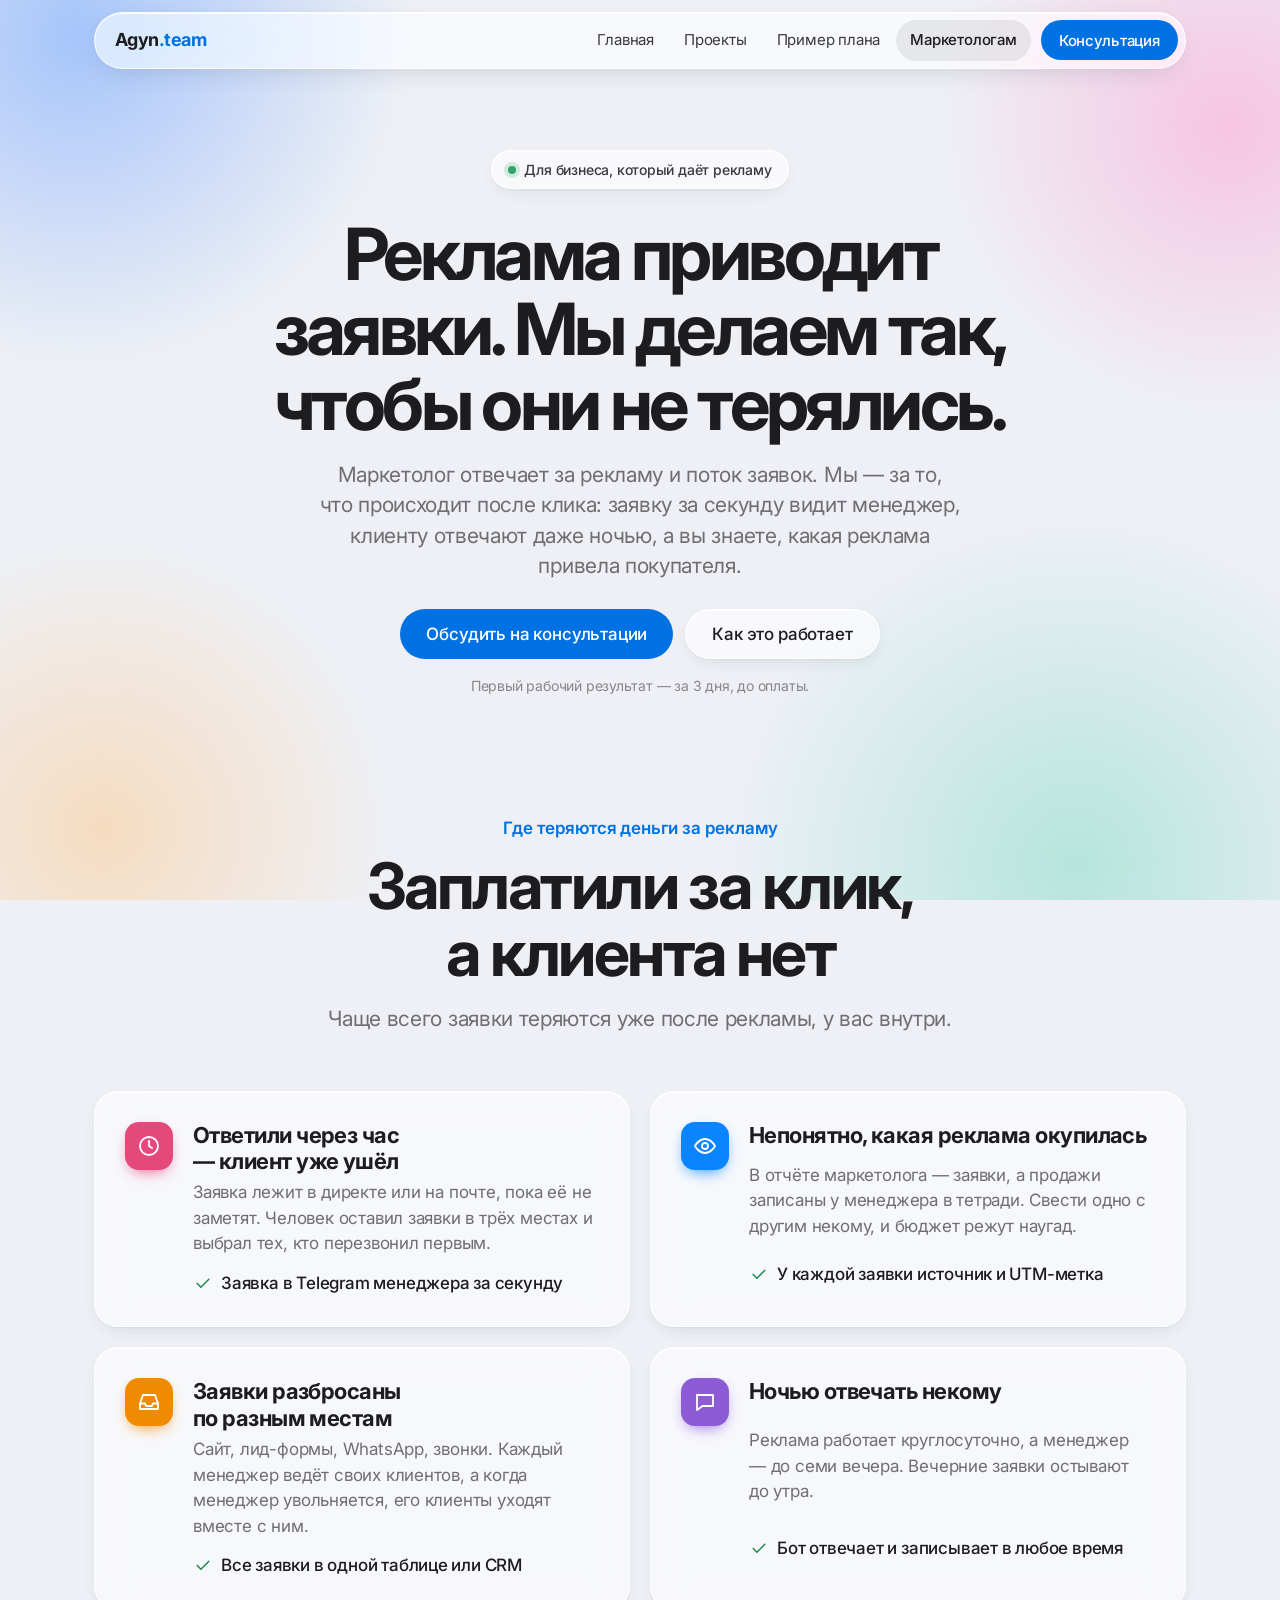
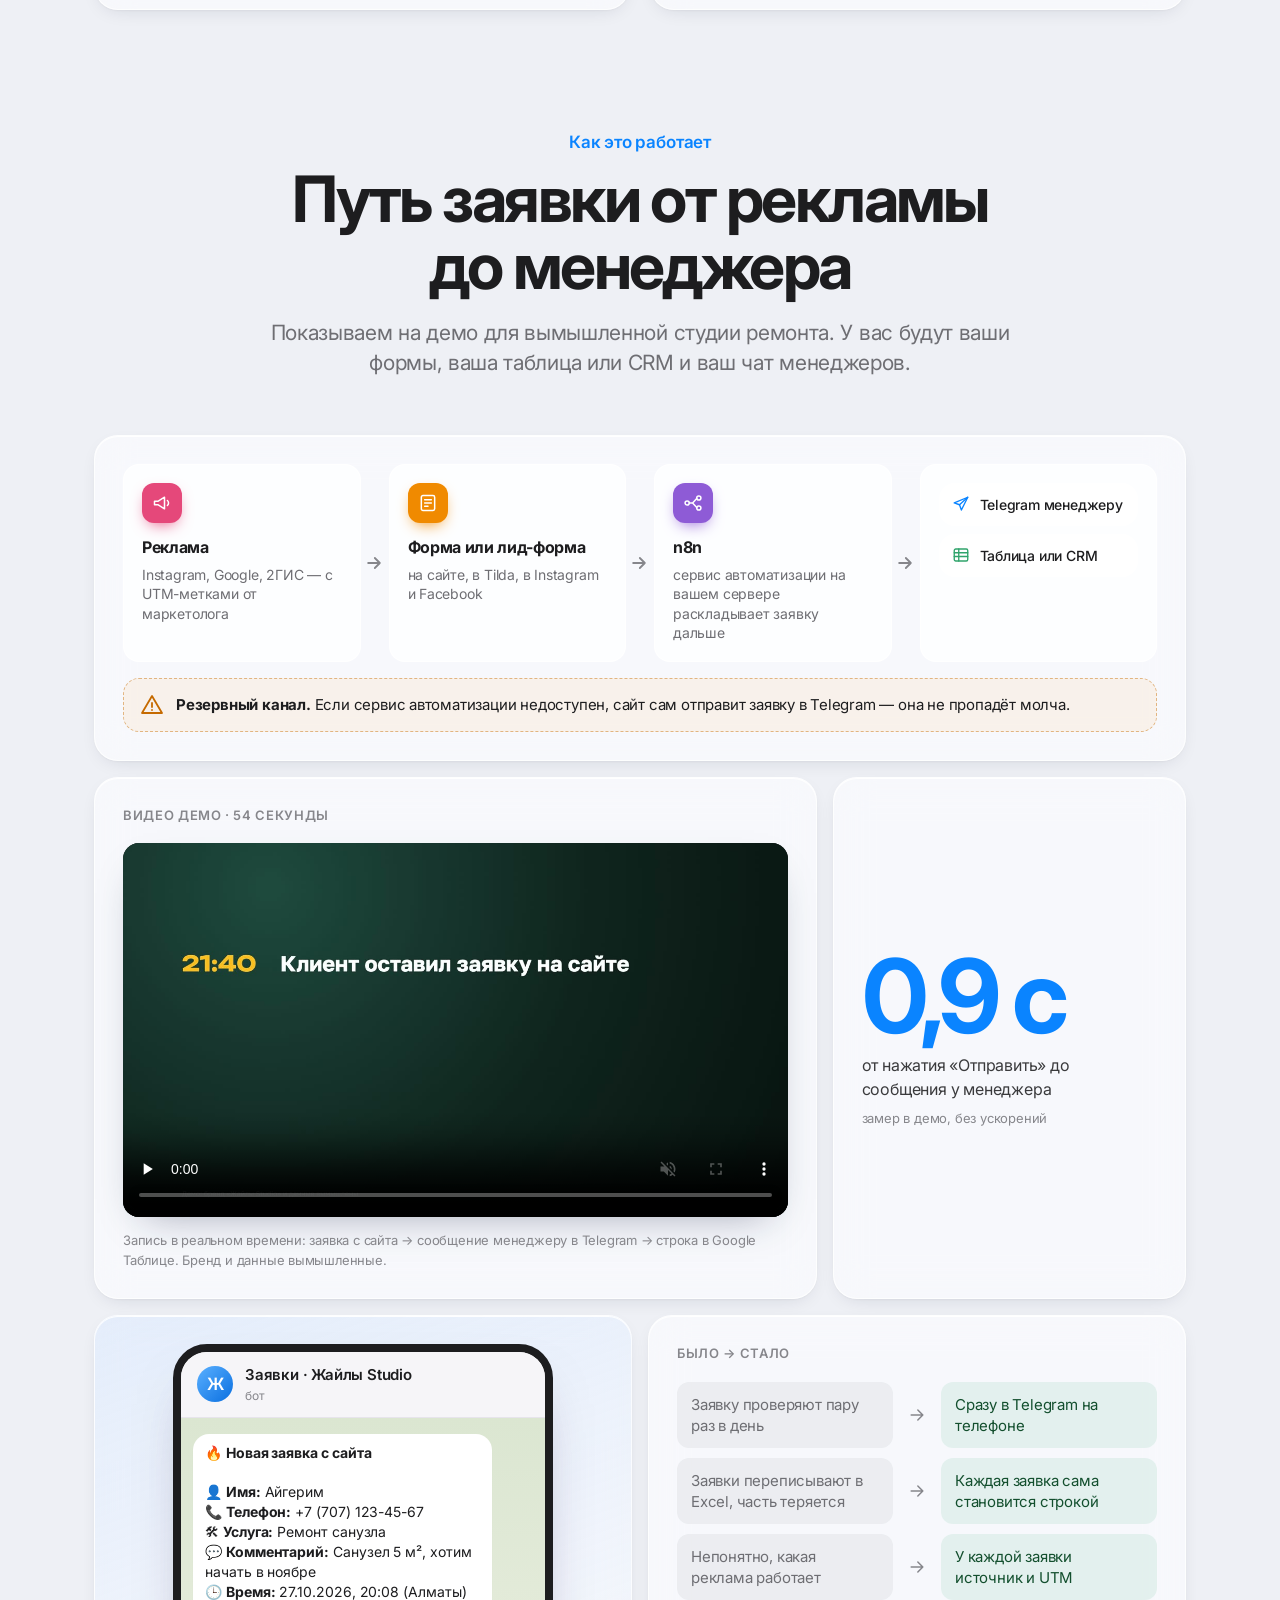
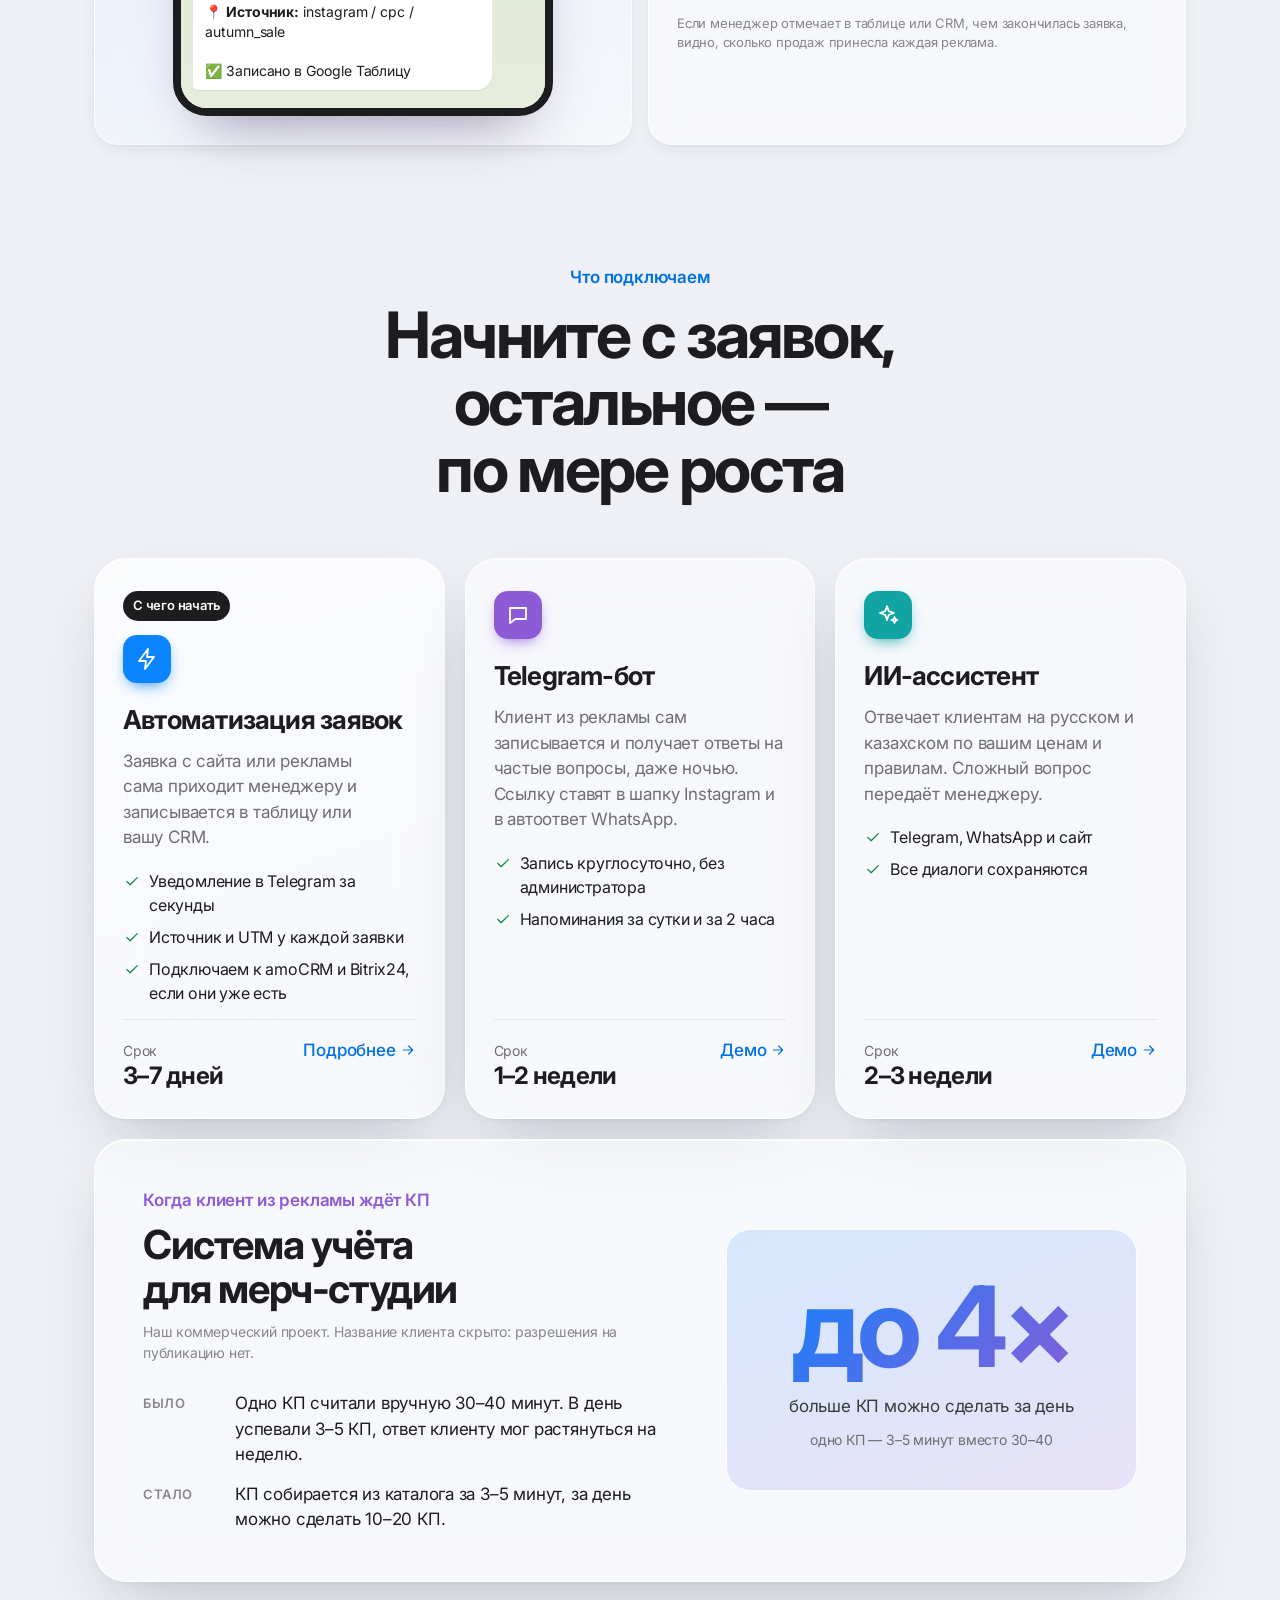
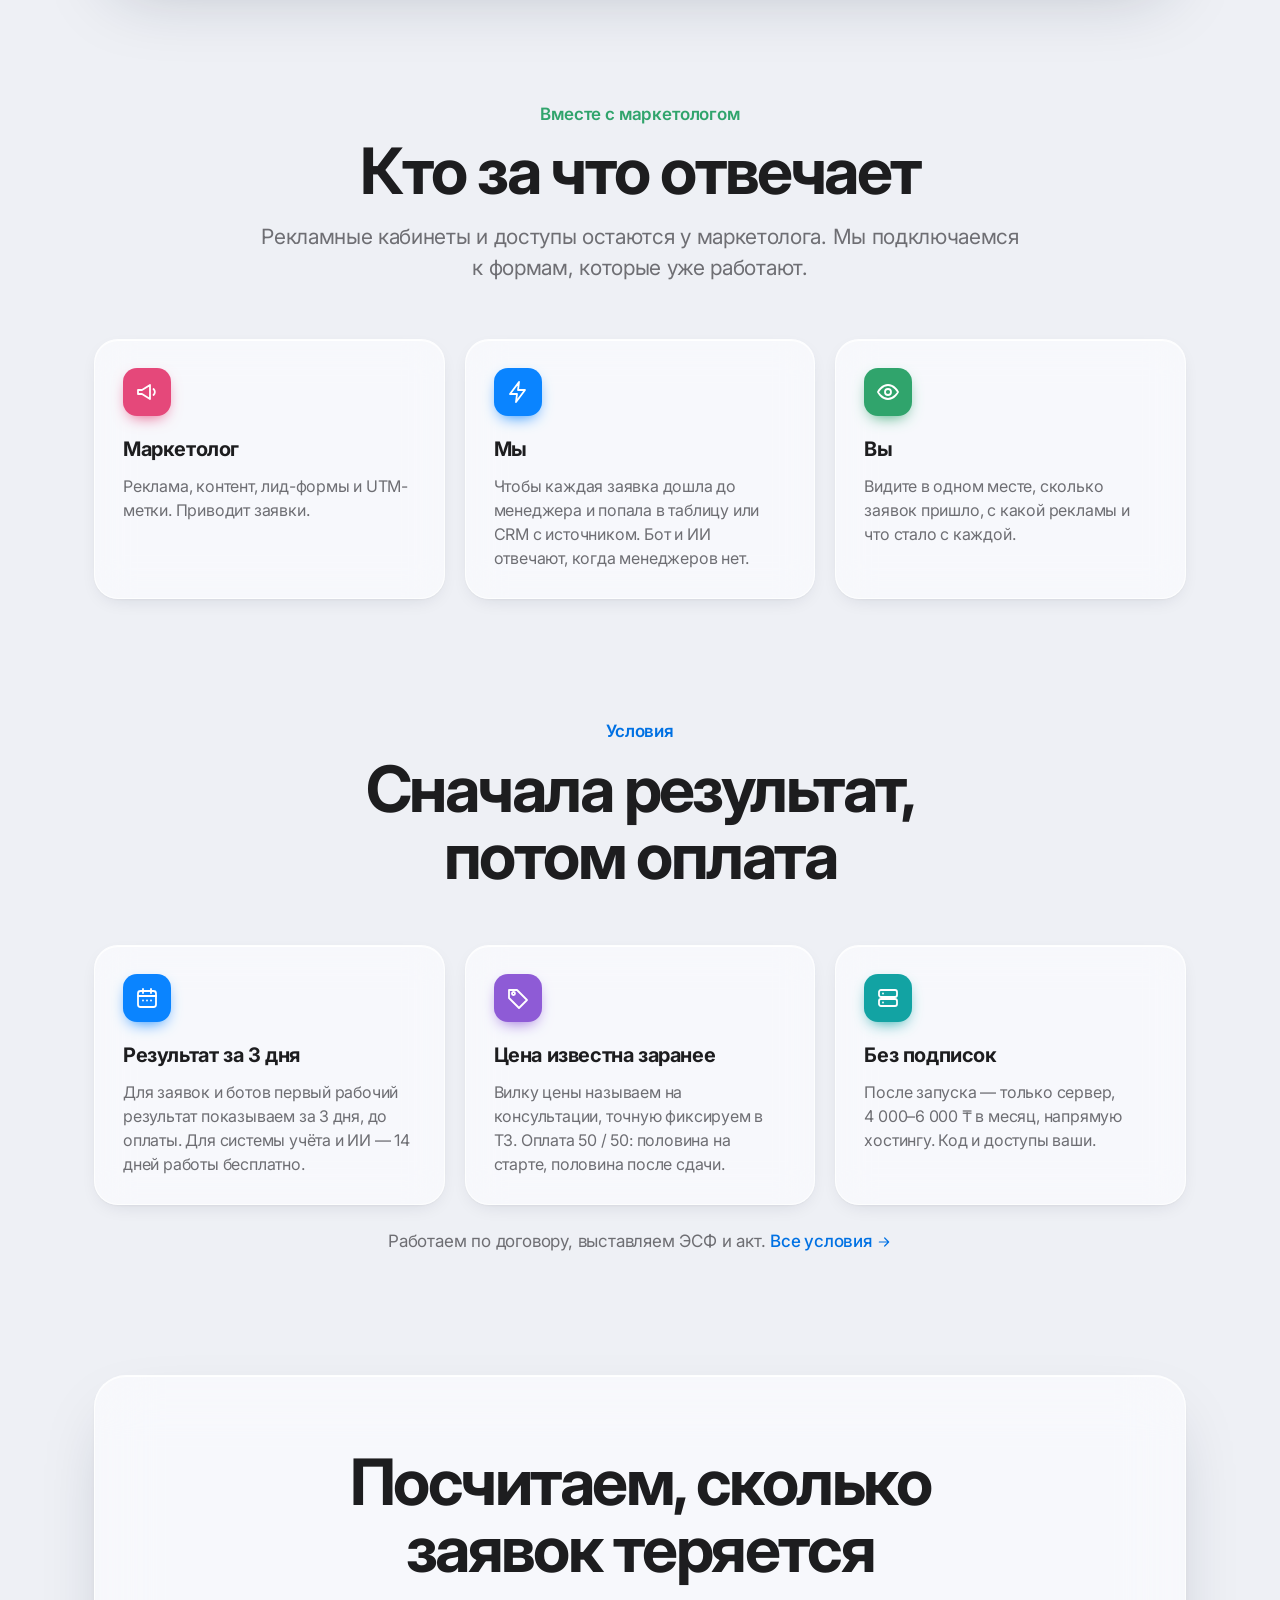
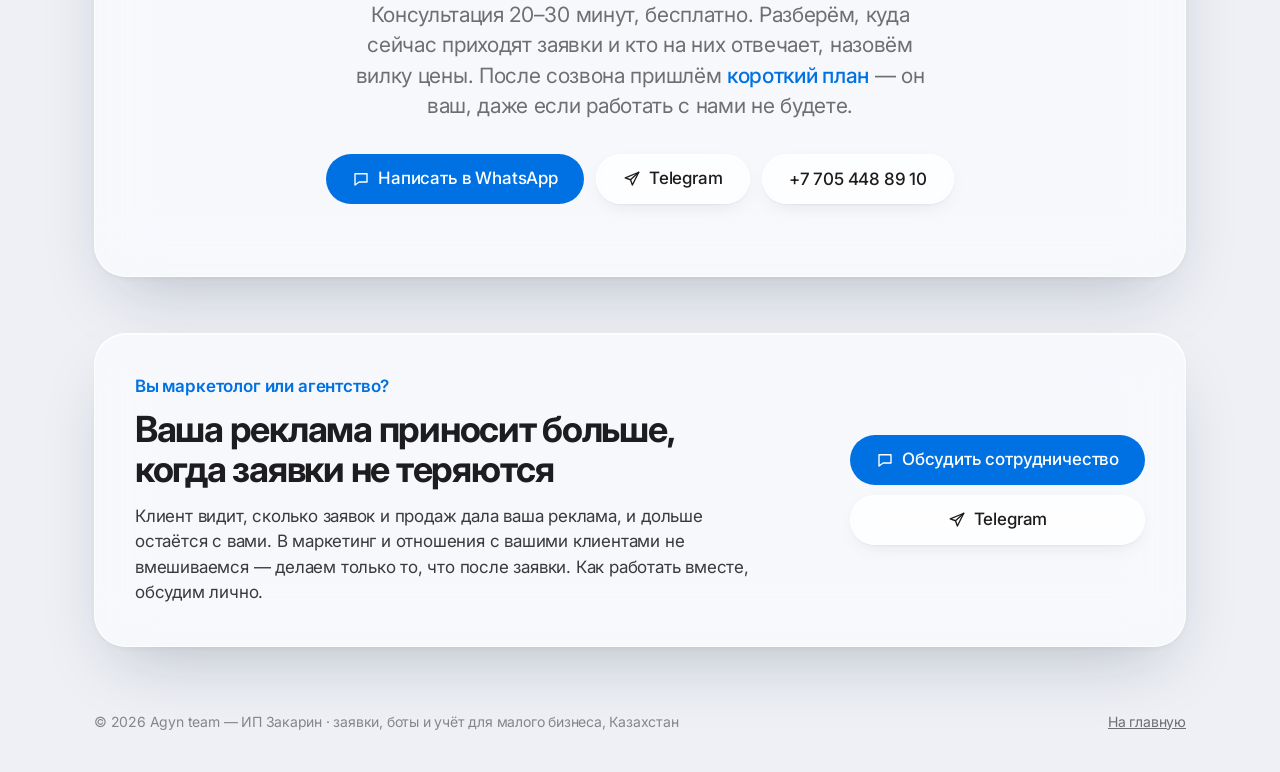
<file: agency.html>
<!doctype html>
<html lang="ru">
<head>
  <meta charset="utf-8">
  <meta name="viewport" content="width=device-width, initial-scale=1">
  <title>Заявки с рекламы без потерь — Agyn team</title>
  <meta name="description" content="Для бизнеса, который запускает рекламу с маркетологом или агентством. Заявка с рекламы за секунду приходит менеджеру в Telegram и в таблицу или CRM, с источником рекламы. Бот отвечает ночью. Первый результат за 3 дня до оплаты.">
  <meta property="og:title" content="Реклама приводит заявки. Мы делаем так, чтобы они не терялись">
  <meta property="og:description" content="Заявка с рекламы — в Telegram менеджеру за секунду и в таблицу с источником. Первый результат за 3 дня до оплаты.">
  <meta property="og:image" content="https://adil-zakarin.github.io/portfolio/assets/lead-demo-poster.jpg">
  <meta property="og:type" content="website">
  <meta name="theme-color" content="#eef0f5">
  <link rel="preconnect" href="https://fonts.googleapis.com">
  <link rel="preconnect" href="https://fonts.gstatic.com" crossorigin>
  <link href="https://fonts.googleapis.com/css2?family=Inter:wght@400;500;600;700&display=swap" rel="stylesheet">
  <link rel="icon" href="favicon-32.png" sizes="32x32">
  <link rel="icon" href="favicon.svg" type="image/svg+xml">
  <link rel="apple-touch-icon" href="apple-touch-icon.png">
  <link rel="stylesheet" href="styles.css">
</head>
<body>
  <svg width="0" height="0" style="position:absolute" aria-hidden="true">
    <symbol id="i-table" viewBox="0 0 24 24"><rect x="3" y="4" width="18" height="16" rx="2"/><path d="M3 9h18M3 14h18M9 4v16"/></symbol>
    <symbol id="i-inbox" viewBox="0 0 24 24"><path d="M3 13.5 6 5h12l3 8.5V19H3z"/><path d="M3 13.5h5l1.2 2.5h5.6l1.2-2.5h5"/></symbol>
    <symbol id="i-bolt" viewBox="0 0 24 24"><path d="M13 2 4 14h7l-1 8 9-12h-7z"/></symbol>
    <symbol id="i-chat" viewBox="0 0 24 24"><path d="M4 5h16v11H9.5L4 20z"/></symbol>
    <symbol id="i-eye" viewBox="0 0 24 24"><path d="M2 12s3.6-7 10-7 10 7 10 7-3.6 7-10 7S2 12 2 12z"/><circle cx="12" cy="12" r="3"/></symbol>
    <symbol id="i-tag" viewBox="0 0 24 24"><path d="M3 12V4h8l10 10-8 8z"/><circle cx="7.5" cy="7.5" r="1.5"/></symbol>
    <symbol id="i-check" viewBox="0 0 24 24"><path d="m5 12.5 4.5 4.5L19 7.5"/></symbol>
    <symbol id="i-arrow" viewBox="0 0 24 24"><path d="M5 12h14M13 6l6 6-6 6"/></symbol>
    <symbol id="i-send" viewBox="0 0 24 24"><path d="M21 3 3 10.5l7 2.5 2.5 7z"/><path d="m21 3-11 10"/></symbol>
    <symbol id="i-calendar" viewBox="0 0 24 24"><rect x="3" y="5" width="18" height="16" rx="2.5"/><path d="M3 10h18M8 3v4M16 3v4M8 14.5h.01M12 14.5h.01M16 14.5h.01"/></symbol>
    <symbol id="i-spark" viewBox="0 0 24 24"><path d="m11 3 1.8 5.2L18 10l-5.2 1.8L11 17l-1.8-5.2L4 10l5.2-1.8z"/><path d="m18.5 14 .9 2.1 2.1.9-2.1.9-.9 2.1-.9-2.1-2.1-.9 2.1-.9z"/></symbol>
    <symbol id="i-clock" viewBox="0 0 24 24"><circle cx="12" cy="12" r="9"/><path d="M12 7v5l3 2"/></symbol>
    <symbol id="i-megaphone" viewBox="0 0 24 24"><path d="M3 10v4h4l8 5V5L7 10z"/><path d="M18.5 9a4 4 0 0 1 0 6"/></symbol>
    <symbol id="i-form" viewBox="0 0 24 24"><rect x="4" y="3" width="16" height="18" rx="2"/><path d="M8 8h8M8 12h8M8 16h4"/></symbol>
    <symbol id="i-nodes" viewBox="0 0 24 24"><circle cx="5" cy="12" r="2.5"/><circle cx="19" cy="6" r="2.5"/><circle cx="19" cy="18" r="2.5"/><path d="M7.5 12h4l5-5.5M11.5 12l5 5.5"/></symbol>
    <symbol id="i-warn" viewBox="0 0 24 24"><path d="M12 3 2 20h20z"/><path d="M12 10v4M12 17h.01"/></symbol>
    <symbol id="i-server" viewBox="0 0 24 24"><rect x="3" y="4" width="18" height="7" rx="2"/><rect x="3" y="13" width="18" height="7" rx="2"/><path d="M7 7.5h.01M7 16.5h.01"/></symbol>
  </svg>
  <div class="bg" aria-hidden="true"></div>
  <a class="skip" href="#main">К содержанию</a>

  <header class="nav">
    <a class="nav__logo" href="index.html">Agyn<span>.team</span></a>
    <nav class="nav__links" id="nav-links" aria-label="Страницы сайта">
      <a href="index.html">Главная</a>
      <a href="projects.html">Проекты</a>
      <a href="plan.html">Пример плана</a>
      <a href="agency.html" aria-current="page">Маркетологам</a>
    </nav>
    <a class="btn btn--sm" href="#contacts">Консультация</a>
    <button class="nav__toggle" type="button" aria-expanded="false" aria-controls="nav-links" aria-label="Меню"><svg viewBox="0 0 24 24" aria-hidden="true"><path d="M4 7h16M4 12h16M4 17h16"/></svg></button>
  </header>

  <main id="main">
    <!-- Hero -->
    <section class="page-hero wrap">
      <span class="chip"><i></i>Для бизнеса, который даёт рекламу</span>
      <h1 class="agency-title">Реклама приводит заявки. Мы&nbsp;делаем так, чтобы они не&nbsp;терялись.</h1>
      <p class="lead">Маркетолог отвечает за рекламу и поток заявок. Мы — за то, что происходит после клика: заявку за секунду видит менеджер, клиенту отвечают даже ночью, а вы знаете, какая реклама привела покупателя.</p>
      <div class="hero__cta">
        <a class="btn" href="#contacts">Обсудить на консультации</a>
        <a class="btn btn--glass" href="#how">Как это работает</a>
      </div>
      <p class="hero__note">Первый рабочий результат — за 3 дня, до оплаты.</p>
    </section>

    <!-- Pains -->
    <section class="section wrap" aria-labelledby="pains-title">
      <div class="section-head reveal">
        <p class="eyebrow">Где теряются деньги за рекламу</p>
        <h2 id="pains-title">Заплатили за&nbsp;клик, а&nbsp;клиента нет</h2>
        <p class="lead">Чаще всего заявки теряются уже после рекламы, у вас внутри.</p>
      </div>
      <div class="pains">
        <article class="pain glass glass--sm reveal">
          <span class="ic-badge c-pink"><svg class="ic"><use href="#i-clock"/></svg></span>
          <h3>Ответили через час — клиент уже ушёл</h3>
          <p>Заявка лежит в директе или на почте, пока её не заметят. Человек оставил заявки в трёх местах и выбрал тех, кто перезвонил первым.</p>
          <p class="pain__fix"><svg class="ic"><use href="#i-check"/></svg>Заявка в Telegram менеджера за секунду</p>
        </article>
        <article class="pain glass glass--sm reveal">
          <span class="ic-badge c-blue"><svg class="ic"><use href="#i-eye"/></svg></span>
          <h3>Непонятно, какая реклама окупилась</h3>
          <p>В отчёте маркетолога — заявки, а продажи записаны у менеджера в тетради. Свести одно с другим некому, и бюджет режут наугад.</p>
          <p class="pain__fix"><svg class="ic"><use href="#i-check"/></svg>У каждой заявки источник и UTM-метка</p>
        </article>
        <article class="pain glass glass--sm reveal">
          <span class="ic-badge c-orange"><svg class="ic"><use href="#i-inbox"/></svg></span>
          <h3>Заявки разбросаны по разным местам</h3>
          <p>Сайт, лид-формы, WhatsApp, звонки. Каждый менеджер ведёт своих клиентов, а когда менеджер увольняется, его клиенты уходят вместе с ним.</p>
          <p class="pain__fix"><svg class="ic"><use href="#i-check"/></svg>Все заявки в одной таблице или CRM</p>
        </article>
        <article class="pain glass glass--sm reveal">
          <span class="ic-badge c-purple"><svg class="ic"><use href="#i-chat"/></svg></span>
          <h3>Ночью отвечать некому</h3>
          <p>Реклама работает круглосуточно, а менеджер — до семи вечера. Вечерние заявки остывают до утра.</p>
          <p class="pain__fix"><svg class="ic"><use href="#i-check"/></svg>Бот отвечает и записывает в любое время</p>
        </article>
      </div>
    </section>

    <!-- How it works -->
    <section id="how" class="section wrap c-blue" aria-labelledby="how-title">
      <div class="section-head reveal">
        <p class="eyebrow">Как это работает</p>
        <h2 id="how-title">Путь заявки от&nbsp;рекламы до&nbsp;менеджера</h2>
        <p class="lead">Показываем на демо для вымышленной студии ремонта. У вас будут ваши формы, ваша таблица или CRM и ваш чат менеджеров.</p>
      </div>
      <div class="bento">
        <div class="cell cell--6 glass glass--sm reveal">
          <ol class="flow">
            <li class="tile"><span class="ic-badge c-pink"><svg class="ic"><use href="#i-megaphone"/></svg></span><b>Реклама</b><span>Instagram, Google, 2ГИС — с UTM-метками от маркетолога</span></li>
            <li class="tile"><span class="ic-badge c-orange"><svg class="ic"><use href="#i-form"/></svg></span><b>Форма или лид-форма</b><span>на сайте, в Tilda, в Instagram и Facebook</span></li>
            <li class="tile"><span class="ic-badge c-purple"><svg class="ic"><use href="#i-nodes"/></svg></span><b>n8n</b><span>сервис автоматизации на вашем сервере раскладывает заявку дальше</span></li>
            <li class="tile">
              <div class="flow__split">
                <span class="tile c-blue"><svg class="ic"><use href="#i-send"/></svg>Telegram менеджеру</span>
                <span class="tile c-green"><svg class="ic"><use href="#i-table"/></svg>Таблица или CRM</span>
              </div>
            </li>
          </ol>
          <p class="fallback"><svg class="ic"><use href="#i-warn"/></svg><span><b>Резервный канал.</b> Если сервис автоматизации недоступен, сайт сам отправит заявку в Telegram — она не пропадёт молча.</span></p>
        </div>

        <div class="cell cell--4 glass glass--sm reveal">
          <p class="cell__title">Видео демо · 54 секунды</p>
          <video class="demo-video" controls playsinline muted preload="none" poster="assets/lead-demo-poster.jpg" width="1280" height="720">
            <source src="assets/lead-demo.mp4" type="video/mp4">
          </video>
          <p class="cell__foot">Запись в реальном времени: заявка с сайта → сообщение менеджеру в Telegram → строка в Google Таблице. Бренд и данные вымышленные.</p>
        </div>

        <div class="cell cell--2 glass glass--sm reveal">
          <div class="big"><b>0,9&nbsp;с</b><span>от нажатия «Отправить» до сообщения у менеджера</span><small>замер в демо, без ускорений</small></div>
        </div>

        <div class="cell cell--3 glass glass--sm reveal" style="background:linear-gradient(160deg,rgba(225,236,252,.75),rgba(255,255,255,.5))" data-chat>
          <div class="phone" aria-label="Пример: заявка приходит менеджеру в Telegram с источником рекламы">
            <div class="phone__top"><span class="phone__avatar phone__avatar--blue" aria-hidden="true">Ж</span><span><b>Заявки · Жайлы Studio</b><small>бот</small></span></div>
            <ol class="chat">
              <li class="msg msg--in">🔥 <b>Новая заявка с сайта</b><br><br>👤 <b>Имя:</b> Айгерим<br>📞 <b>Телефон:</b> <span class="nowrap">+7 (707) 123-45-67</span><br>🛠 <b>Услуга:</b> Ремонт санузла<br>💬 <b>Комментарий:</b> Санузел 5 м², хотим начать в ноябре<br>🕒 <b>Время:</b> 27.10.2026, 20:08 (Алматы)<br>📍 <b>Источник:</b> instagram / cpc / autumn_sale<br><br>✅ Записано в Google Таблицу</li>
            </ol>
          </div>
        </div>

        <div class="cell cell--3 glass glass--sm reveal">
          <p class="cell__title">Было → стало</p>
          <ul class="ba">
            <li><p>Заявку проверяют пару раз в день</p><svg class="ic"><use href="#i-arrow"/></svg><p>Сразу в Telegram на телефоне</p></li>
            <li><p>Заявки переписывают в Excel, часть теряется</p><svg class="ic"><use href="#i-arrow"/></svg><p>Каждая заявка сама становится строкой</p></li>
            <li><p>Непонятно, какая реклама работает</p><svg class="ic"><use href="#i-arrow"/></svg><p>У каждой заявки источник и UTM</p></li>
          </ul>
          <p class="cell__foot">Если менеджер отмечает в таблице или CRM, чем закончилась заявка, видно, сколько продаж принесла каждая реклама.</p>
        </div>
      </div>
    </section>

    <!-- Offers -->
    <section class="section wrap" aria-labelledby="offers-title">
      <div class="section-head reveal">
        <p class="eyebrow">Что подключаем</p>
        <h2 id="offers-title">Начните с&nbsp;заявок, остальное — по&nbsp;мере роста</h2>
      </div>
      <div class="offers">
        <article class="offer offer--main glass reveal">
          <span class="offer__badge">С чего начать</span>
          <span class="ic-badge c-blue"><svg class="ic"><use href="#i-bolt"/></svg></span>
          <h3>Автоматизация заявок</h3>
          <p>Заявка с сайта или рекламы сама приходит менеджеру и записывается в таблицу или вашу CRM.</p>
          <ul>
            <li><svg class="ic"><use href="#i-check"/></svg>Уведомление в Telegram за секунды</li>
            <li><svg class="ic"><use href="#i-check"/></svg>Источник и UTM у каждой заявки</li>
            <li><svg class="ic"><use href="#i-check"/></svg>Подключаем к amoCRM и Bitrix24, если они уже есть</li>
          </ul>
          <div class="offer__foot">
            <div class="offer__price"><span>Срок</span><b>3–7 дней</b></div>
            <a class="link" href="projects.html#leads">Подробнее <svg class="ic"><use href="#i-arrow"/></svg></a>
          </div>
        </article>
        <article class="offer glass reveal">
          <span class="ic-badge c-purple"><svg class="ic"><use href="#i-chat"/></svg></span>
          <h3>Telegram-бот</h3>
          <p>Клиент из рекламы сам записывается и получает ответы на частые вопросы, даже ночью. Ссылку ставят в шапку Instagram и в автоответ WhatsApp.</p>
          <ul>
            <li><svg class="ic"><use href="#i-check"/></svg>Запись круглосуточно, без администратора</li>
            <li><svg class="ic"><use href="#i-check"/></svg>Напоминания за сутки и за 2 часа</li>
          </ul>
          <div class="offer__foot">
            <div class="offer__price"><span>Срок</span><b>1–2 недели</b></div>
            <a class="link" href="projects.html#bot">Демо <svg class="ic"><use href="#i-arrow"/></svg></a>
          </div>
        </article>
        <article class="offer glass reveal">
          <span class="ic-badge c-teal"><svg class="ic"><use href="#i-spark"/></svg></span>
          <h3>ИИ-ассистент</h3>
          <p>Отвечает клиентам на русском и казахском по вашим ценам и правилам. Сложный вопрос передаёт менеджеру.</p>
          <ul>
            <li><svg class="ic"><use href="#i-check"/></svg>Telegram, WhatsApp и сайт</li>
            <li><svg class="ic"><use href="#i-check"/></svg>Все диалоги сохраняются</li>
          </ul>
          <div class="offer__foot">
            <div class="offer__price"><span>Срок</span><b>2–3 недели</b></div>
            <a class="link" href="projects.html#bot-ai">Демо <svg class="ic"><use href="#i-arrow"/></svg></a>
          </div>
        </article>
      </div>

      <article class="proof glass reveal" style="margin-top:20px">
        <div>
          <p class="eyebrow c-purple" style="color:var(--c)">Когда клиент из рекламы ждёт КП</p>
          <h3>Система учёта для мерч-студии</h3>
          <p class="proof__note">Наш коммерческий проект. Название клиента скрыто: разрешения на публикацию нет.</p>
          <ol class="proof__steps">
            <li><b>Было</b><span>Одно КП считали вручную 30–40 минут. В день успевали 3–5 КП, ответ клиенту мог растянуться на неделю.</span></li>
            <li><b>Стало</b><span>КП собирается из каталога за 3–5 минут, за день можно сделать 10–20 КП.</span></li>
          </ol>
        </div>
        <div class="metric">
          <b>до 4×</b>
          <span>больше КП можно сделать за день</span>
          <small class="metric__how">одно КП — 3–5 минут вместо 30–40</small>
        </div>
      </article>
    </section>

    <!-- Roles -->
    <section class="section wrap" aria-labelledby="roles-title">
      <div class="section-head reveal">
        <p class="eyebrow c-green" style="color:var(--c)">Вместе с маркетологом</p>
        <h2 id="roles-title">Кто за&nbsp;что отвечает</h2>
        <p class="lead">Рекламные кабинеты и доступы остаются у маркетолога. Мы подключаемся к формам, которые уже работают.</p>
      </div>
      <ul class="trust">
        <li class="glass glass--sm reveal">
          <span class="ic-badge c-pink"><svg class="ic"><use href="#i-megaphone"/></svg></span>
          <h3>Маркетолог</h3>
          <p>Реклама, контент, лид-формы и UTM-метки. Приводит заявки.</p>
        </li>
        <li class="glass glass--sm reveal">
          <span class="ic-badge c-blue"><svg class="ic"><use href="#i-bolt"/></svg></span>
          <h3>Мы</h3>
          <p>Чтобы каждая заявка дошла до менеджера и попала в таблицу или CRM с источником. Бот и ИИ отвечают, когда менеджеров нет.</p>
        </li>
        <li class="glass glass--sm reveal">
          <span class="ic-badge c-green"><svg class="ic"><use href="#i-eye"/></svg></span>
          <h3>Вы</h3>
          <p>Видите в одном месте, сколько заявок пришло, с какой рекламы и что стало с каждой.</p>
        </li>
      </ul>
    </section>

    <!-- Terms -->
    <section class="section wrap" aria-labelledby="terms-title">
      <div class="section-head reveal">
        <p class="eyebrow">Условия</p>
        <h2 id="terms-title">Сначала результат, потом оплата</h2>
      </div>
      <ul class="trust">
        <li class="glass glass--sm reveal">
          <span class="ic-badge c-blue"><svg class="ic"><use href="#i-calendar"/></svg></span>
          <h3>Результат за 3 дня</h3>
          <p>Для заявок и ботов первый рабочий результат показываем за 3 дня, до оплаты. Для системы учёта и ИИ — 14 дней работы бесплатно.</p>
        </li>
        <li class="glass glass--sm reveal">
          <span class="ic-badge c-purple"><svg class="ic"><use href="#i-tag"/></svg></span>
          <h3>Цена известна заранее</h3>
          <p>Вилку цены называем на консультации, точную фиксируем в ТЗ. Оплата 50 / 50: половина на старте, половина после сдачи.</p>
        </li>
        <li class="glass glass--sm reveal">
          <span class="ic-badge c-teal"><svg class="ic"><use href="#i-server"/></svg></span>
          <h3>Без подписок</h3>
          <p>После запуска — только сервер, 4&nbsp;000–6&nbsp;000&nbsp;₸ в месяц, напрямую хостингу. Код и доступы ваши.</p>
        </li>
      </ul>
      <p class="more reveal">Работаем по договору, выставляем ЭСФ и акт. <a class="link" href="index.html#start">Все условия <svg class="ic"><use href="#i-arrow"/></svg></a></p>
    </section>

    <!-- Final CTA -->
    <section id="contacts" class="section wrap" aria-labelledby="contacts-title">
      <div class="final glass reveal">
        <h2 id="contacts-title" class="h2">Посчитаем, сколько заявок теряется</h2>
        <p class="lead">Консультация 20–30 минут, бесплатно. Разберём, куда сейчас приходят заявки и кто на них отвечает, назовём вилку цены. После созвона пришлём <a class="link" href="plan.html">короткий план</a> — он ваш, даже если работать с нами не будете.</p>
        <div class="final__cta">
          <!-- Готовый текст: «Здравствуйте, Адиль! Узнал о вас от маркетолога. Хочу, чтобы заявки с рекламы не терялись. Наш бизнес: » -->
          <a class="btn" href="https://wa.me/77054488910?text=%D0%97%D0%B4%D1%80%D0%B0%D0%B2%D1%81%D1%82%D0%B2%D1%83%D0%B9%D1%82%D0%B5%2C%20%D0%90%D0%B4%D0%B8%D0%BB%D1%8C%21%20%D0%A3%D0%B7%D0%BD%D0%B0%D0%BB%20%D0%BE%20%D0%B2%D0%B0%D1%81%20%D0%BE%D1%82%20%D0%BC%D0%B0%D1%80%D0%BA%D0%B5%D1%82%D0%BE%D0%BB%D0%BE%D0%B3%D0%B0.%20%D0%A5%D0%BE%D1%87%D1%83%2C%20%D1%87%D1%82%D0%BE%D0%B1%D1%8B%20%D0%B7%D0%B0%D1%8F%D0%B2%D0%BA%D0%B8%20%D1%81%20%D1%80%D0%B5%D0%BA%D0%BB%D0%B0%D0%BC%D1%8B%20%D0%BD%D0%B5%20%D1%82%D0%B5%D1%80%D1%8F%D0%BB%D0%B8%D1%81%D1%8C.%20%D0%9D%D0%B0%D1%88%20%D0%B1%D0%B8%D0%B7%D0%BD%D0%B5%D1%81%3A%20" target="_blank" rel="noopener"><svg class="ic"><use href="#i-chat"/></svg>Написать в WhatsApp</a>
          <a class="btn btn--glass" href="https://t.me/Adil_Zakarin?text=%D0%97%D0%B4%D1%80%D0%B0%D0%B2%D1%81%D1%82%D0%B2%D1%83%D0%B9%D1%82%D0%B5%2C%20%D0%90%D0%B4%D0%B8%D0%BB%D1%8C%21%20%D0%A3%D0%B7%D0%BD%D0%B0%D0%BB%20%D0%BE%20%D0%B2%D0%B0%D1%81%20%D0%BE%D1%82%20%D0%BC%D0%B0%D1%80%D0%BA%D0%B5%D1%82%D0%BE%D0%BB%D0%BE%D0%B3%D0%B0.%20%D0%A5%D0%BE%D1%87%D1%83%2C%20%D1%87%D1%82%D0%BE%D0%B1%D1%8B%20%D0%B7%D0%B0%D1%8F%D0%B2%D0%BA%D0%B8%20%D1%81%20%D1%80%D0%B5%D0%BA%D0%BB%D0%B0%D0%BC%D1%8B%20%D0%BD%D0%B5%20%D1%82%D0%B5%D1%80%D1%8F%D0%BB%D0%B8%D1%81%D1%8C.%20%D0%9D%D0%B0%D1%88%20%D0%B1%D0%B8%D0%B7%D0%BD%D0%B5%D1%81%3A%20" target="_blank" rel="noopener"><svg class="ic"><use href="#i-send"/></svg>Telegram</a>
          <a class="btn btn--glass" href="tel:+77054488910"><span class="nowrap">+7 705 448 89 10</span></a>
        </div>
      </div>
    </section>

    <!-- For marketers -->
    <section id="partners" class="section section--tight wrap" aria-labelledby="partners-title">
      <article class="partner glass reveal">
        <div>
          <p class="eyebrow">Вы маркетолог или агентство?</p>
          <h2 id="partners-title">Ваша реклама приносит больше, когда заявки не&nbsp;теряются</h2>
          <p>Клиент видит, сколько заявок и продаж дала ваша реклама, и дольше остаётся с вами. В маркетинг и отношения с вашими клиентами не вмешиваемся — делаем только то, что после заявки. Как работать вместе, обсудим лично.</p>
        </div>
        <div class="partner__cta">
          <!-- Готовый текст: «Здравствуйте, Адиль! Я маркетолог, хочу обсудить совместную работу с моими клиентами.» -->
          <a class="btn" href="https://wa.me/77054488910?text=%D0%97%D0%B4%D1%80%D0%B0%D0%B2%D1%81%D1%82%D0%B2%D1%83%D0%B9%D1%82%D0%B5%2C%20%D0%90%D0%B4%D0%B8%D0%BB%D1%8C%21%20%D0%AF%20%D0%BC%D0%B0%D1%80%D0%BA%D0%B5%D1%82%D0%BE%D0%BB%D0%BE%D0%B3%2C%20%D1%85%D0%BE%D1%87%D1%83%20%D0%BE%D0%B1%D1%81%D1%83%D0%B4%D0%B8%D1%82%D1%8C%20%D1%81%D0%BE%D0%B2%D0%BC%D0%B5%D1%81%D1%82%D0%BD%D1%83%D1%8E%20%D1%80%D0%B0%D0%B1%D0%BE%D1%82%D1%83%20%D1%81%20%D0%BC%D0%BE%D0%B8%D0%BC%D0%B8%20%D0%BA%D0%BB%D0%B8%D0%B5%D0%BD%D1%82%D0%B0%D0%BC%D0%B8." target="_blank" rel="noopener"><svg class="ic"><use href="#i-chat"/></svg>Обсудить сотрудничество</a>
          <a class="btn btn--glass" href="https://t.me/Adil_Zakarin?text=%D0%97%D0%B4%D1%80%D0%B0%D0%B2%D1%81%D1%82%D0%B2%D1%83%D0%B9%D1%82%D0%B5%2C%20%D0%90%D0%B4%D0%B8%D0%BB%D1%8C%21%20%D0%AF%20%D0%BC%D0%B0%D1%80%D0%BA%D0%B5%D1%82%D0%BE%D0%BB%D0%BE%D0%B3%2C%20%D1%85%D0%BE%D1%87%D1%83%20%D0%BE%D0%B1%D1%81%D1%83%D0%B4%D0%B8%D1%82%D1%8C%20%D1%81%D0%BE%D0%B2%D0%BC%D0%B5%D1%81%D1%82%D0%BD%D1%83%D1%8E%20%D1%80%D0%B0%D0%B1%D0%BE%D1%82%D1%83%20%D1%81%20%D0%BC%D0%BE%D0%B8%D0%BC%D0%B8%20%D0%BA%D0%BB%D0%B8%D0%B5%D0%BD%D1%82%D0%B0%D0%BC%D0%B8." target="_blank" rel="noopener"><svg class="ic"><use href="#i-send"/></svg>Telegram</a>
        </div>
      </article>
    </section>
  </main>

  <footer class="footer wrap">
    <span>© <span data-year>2026</span> Agyn team — ИП Закарин · заявки, боты и учёт для малого бизнеса, Казахстан</span>
    <a href="index.html">На главную</a>
  </footer>

  <script src="script.js" defer></script>
</body>
</html>
</file>
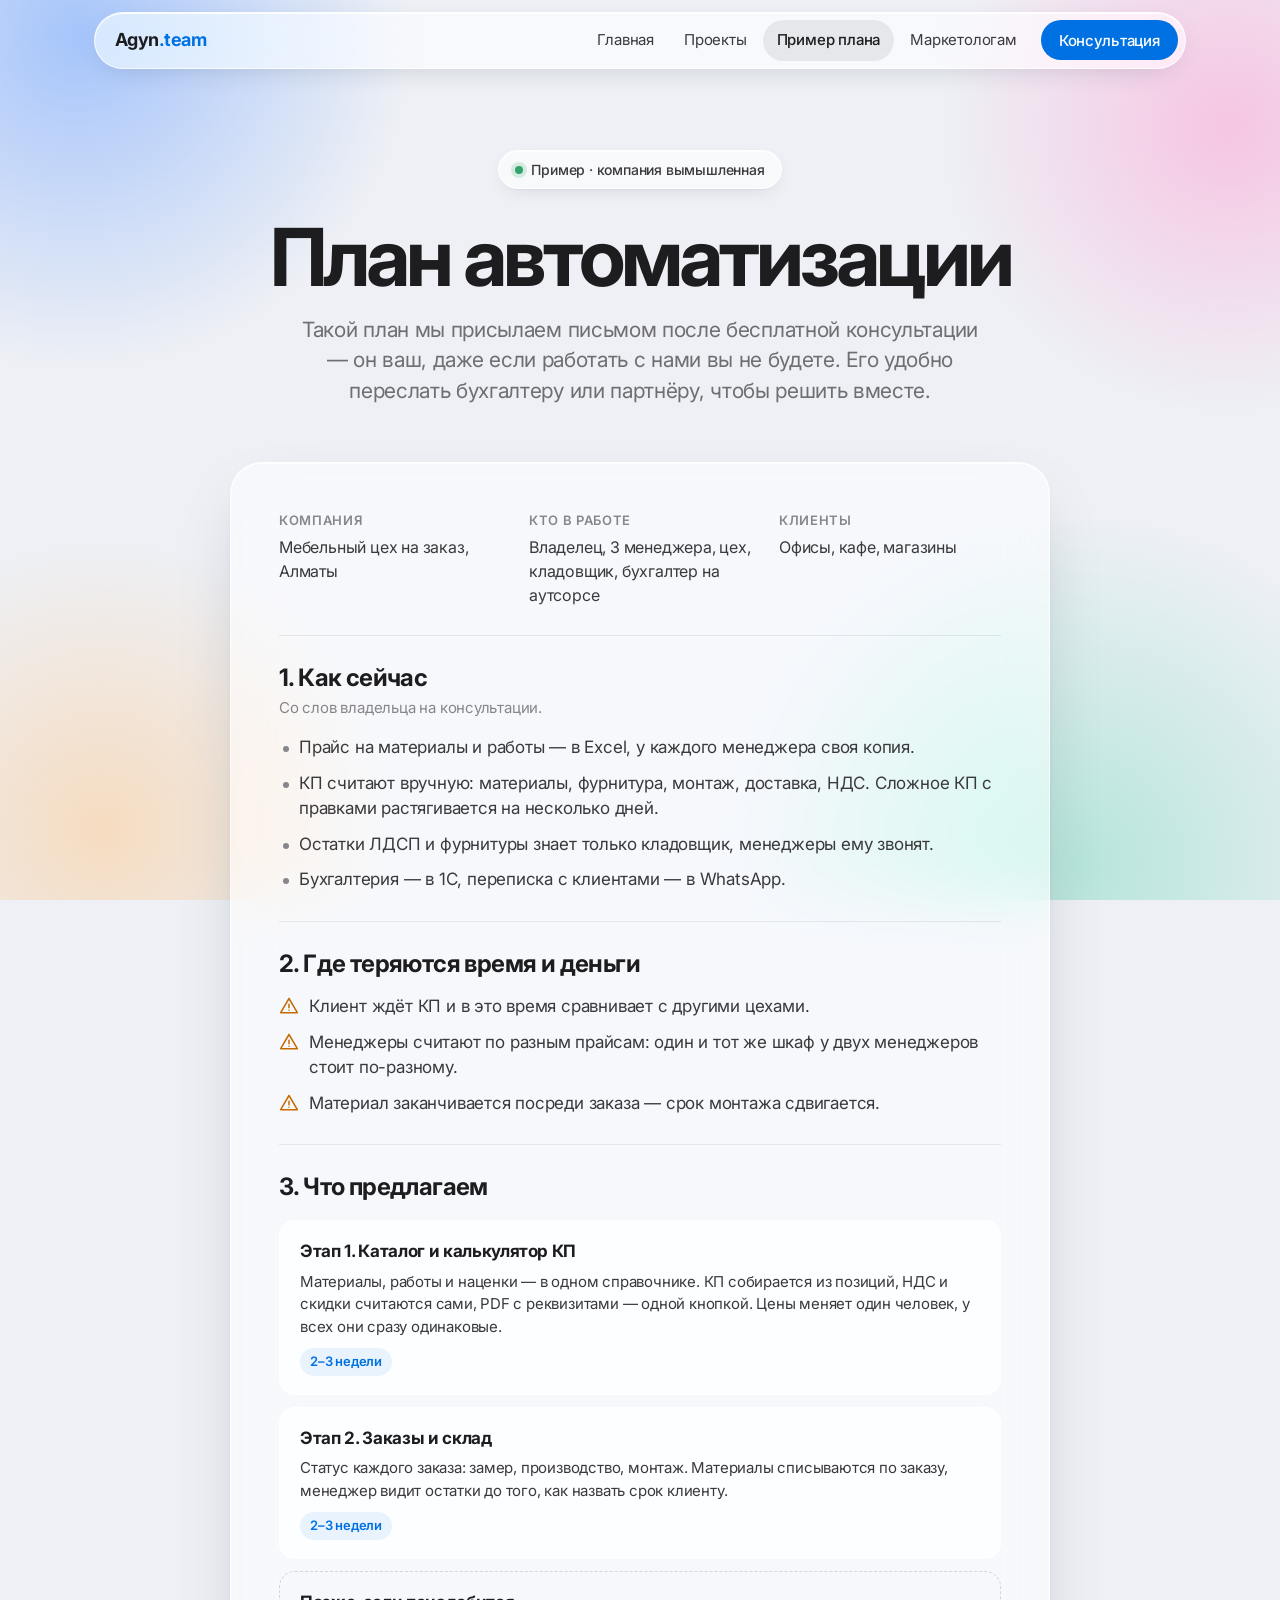
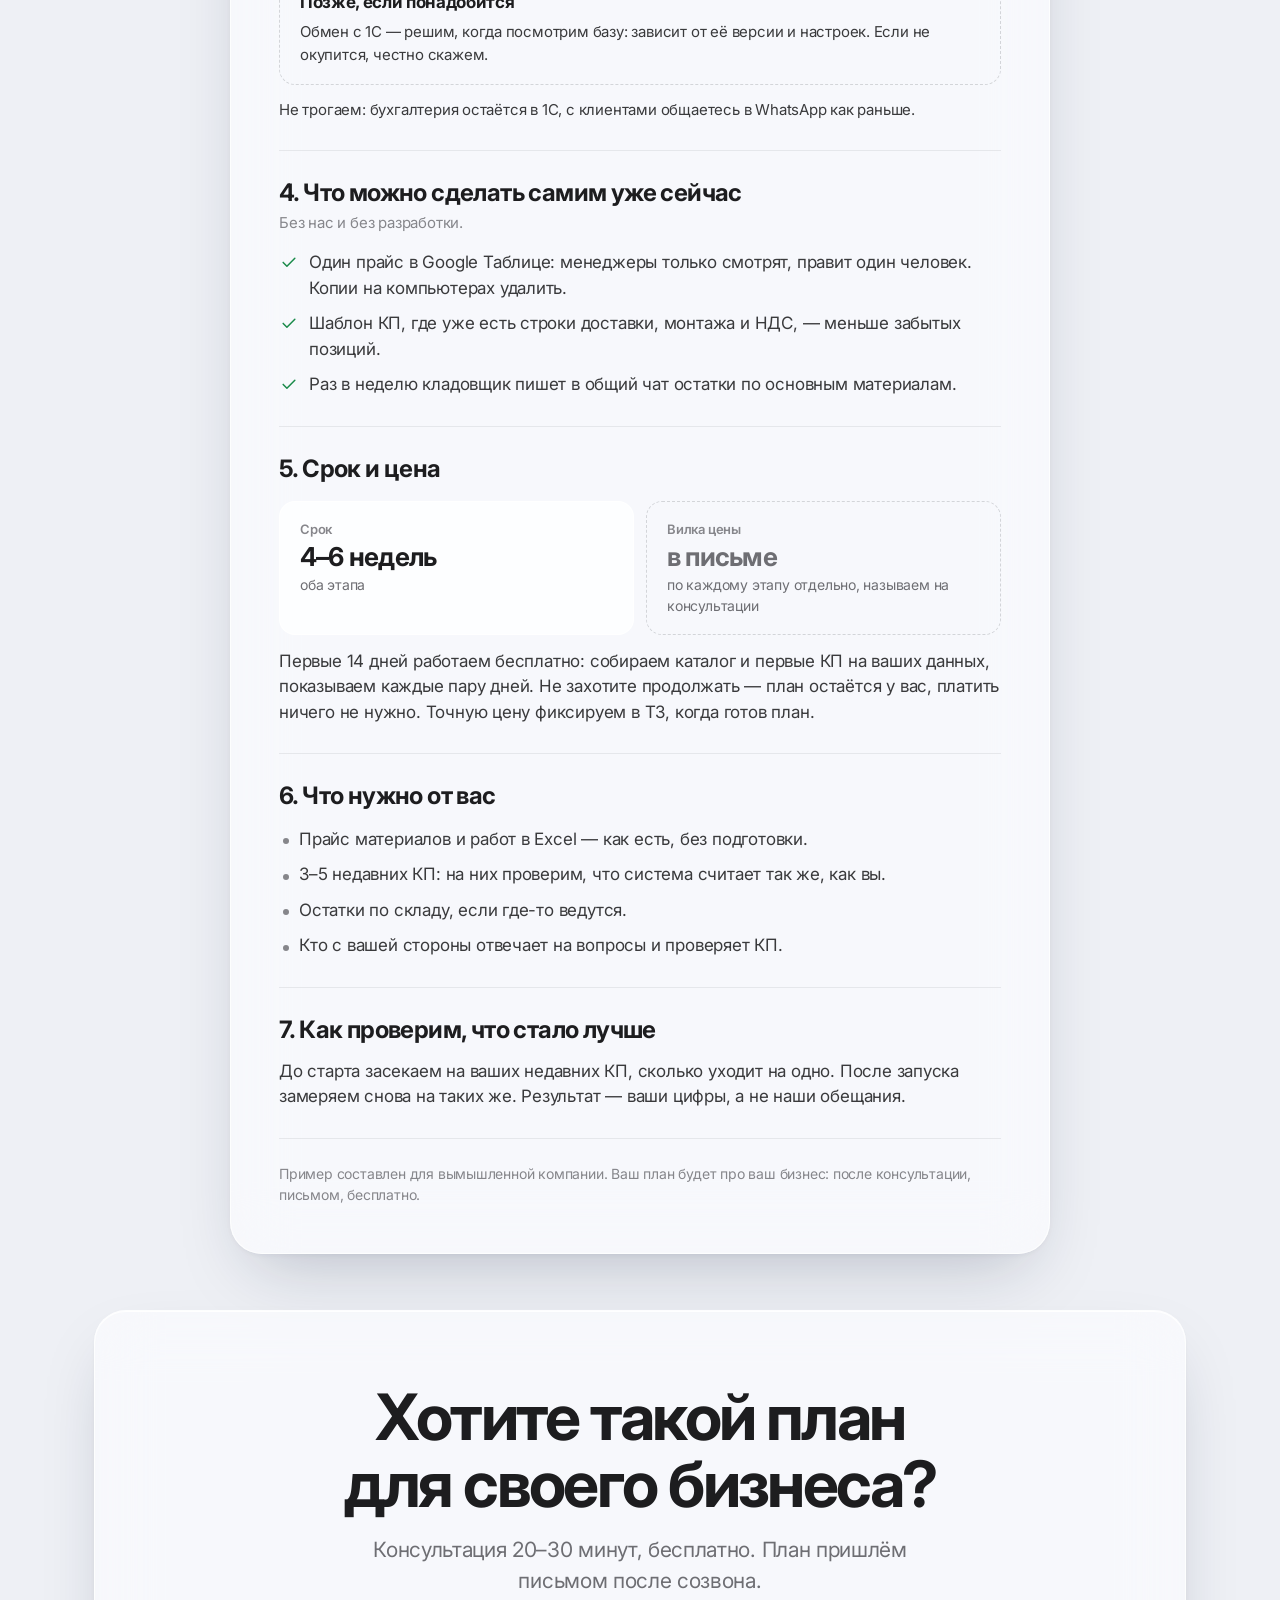
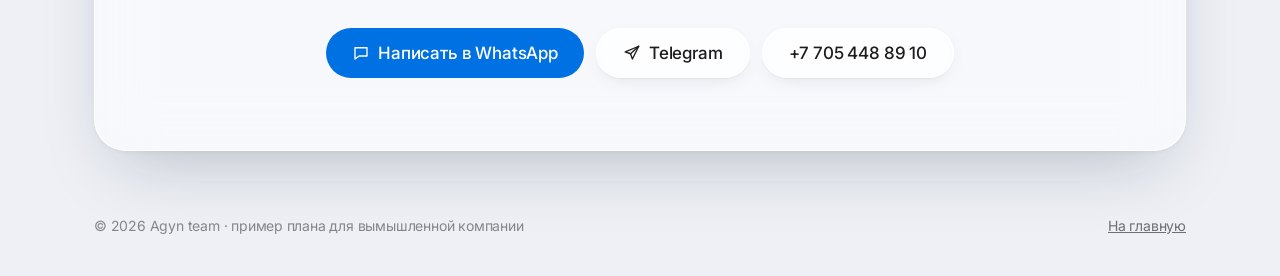
<file: plan.html>
<!doctype html>
<html lang="ru">
<head>
  <meta charset="utf-8">
  <meta name="viewport" content="width=device-width, initial-scale=1">
  <title>Пример плана автоматизации — Agyn team</title>
  <meta name="description" content="Какой план автоматизации вы получите письмом после бесплатной консультации. Пример для вымышленного мебельного цеха: что сейчас, где теряются деньги, этапы, сроки, что сделать самим.">
  <meta property="og:title" content="Пример плана автоматизации после консультации">
  <meta property="og:image" content="https://adil-zakarin.github.io/portfolio/assets/kp-builder.jpg">
  <meta name="theme-color" content="#eef0f5">
  <link rel="preconnect" href="https://fonts.googleapis.com">
  <link rel="preconnect" href="https://fonts.gstatic.com" crossorigin>
  <link href="https://fonts.googleapis.com/css2?family=Inter:wght@400;500;600;700&display=swap" rel="stylesheet">
  <link rel="icon" href="favicon-32.png" sizes="32x32">
  <link rel="icon" href="favicon.svg" type="image/svg+xml">
  <link rel="apple-touch-icon" href="apple-touch-icon.png">
  <link rel="stylesheet" href="styles.css">
</head>
<body>
  <svg width="0" height="0" style="position:absolute" aria-hidden="true">
    <symbol id="i-check" viewBox="0 0 24 24"><path d="m5 12.5 4.5 4.5L19 7.5"/></symbol>
    <symbol id="i-warn" viewBox="0 0 24 24"><path d="M12 3 2 20h20z"/><path d="M12 10v4M12 17h.01"/></symbol>
    <symbol id="i-chat" viewBox="0 0 24 24"><path d="M4 5h16v11H9.5L4 20z"/></symbol>
    <symbol id="i-send" viewBox="0 0 24 24"><path d="M21 3 3 10.5l7 2.5 2.5 7z"/><path d="m21 3-11 10"/></symbol>
  </svg>
  <div class="bg" aria-hidden="true"></div>
  <a class="skip" href="#main">К содержанию</a>

  <header class="nav">
    <a class="nav__logo" href="index.html">Agyn<span>.team</span></a>
    <nav class="nav__links" id="nav-links" aria-label="Страницы сайта">
      <a href="index.html">Главная</a>
      <a href="projects.html">Проекты</a>
      <a href="plan.html" aria-current="page">Пример плана</a>
      <a href="agency.html">Маркетологам</a>
    </nav>
    <a class="btn btn--sm" href="index.html#contacts">Консультация</a>
    <button class="nav__toggle" type="button" aria-expanded="false" aria-controls="nav-links" aria-label="Меню"><svg viewBox="0 0 24 24" aria-hidden="true"><path d="M4 7h16M4 12h16M4 17h16"/></svg></button>
  </header>

  <main id="main">
    <section class="page-hero wrap">
      <span class="chip"><i></i>Пример · компания вымышленная</span>
      <h1 class="plan-title">План автоматизации</h1>
      <p class="lead">Такой план мы присылаем письмом после бесплатной консультации — он ваш, даже если работать с&nbsp;нами вы не&nbsp;будете. Его удобно переслать бухгалтеру или партнёру, чтобы решить вместе.</p>
    </section>

    <section class="section section--tight wrap" aria-label="Пример плана">
      <article class="plan glass">
        <dl class="plan__meta">
          <div><dt>Компания</dt><dd>Мебельный цех на заказ, Алматы</dd></div>
          <div><dt>Кто в работе</dt><dd>Владелец, 3 менеджера, цех, кладовщик, бухгалтер на аутсорсе</dd></div>
          <div><dt>Клиенты</dt><dd>Офисы, кафе, магазины</dd></div>
        </dl>

        <section class="plan__sec">
          <h2>1. Как сейчас</h2>
          <p class="plan__hint">Со слов владельца на консультации.</p>
          <ul class="plan__list">
            <li>Прайс на материалы и работы — в Excel, у каждого менеджера своя копия.</li>
            <li>КП считают вручную: материалы, фурнитура, монтаж, доставка, НДС. Сложное КП с правками растягивается на несколько дней.</li>
            <li>Остатки ЛДСП и фурнитуры знает только кладовщик, менеджеры ему звонят.</li>
            <li>Бухгалтерия — в 1С, переписка с клиентами — в WhatsApp.</li>
          </ul>
        </section>

        <section class="plan__sec">
          <h2>2. Где теряются время и деньги</h2>
          <ul class="plan__list plan__list--warn">
            <li><svg class="ic" aria-hidden="true"><use href="#i-warn"/></svg><span>Клиент ждёт КП и в это время сравнивает с другими цехами.</span></li>
            <li><svg class="ic" aria-hidden="true"><use href="#i-warn"/></svg><span>Менеджеры считают по разным прайсам: один и тот же шкаф у двух менеджеров стоит по-разному.</span></li>
            <li><svg class="ic" aria-hidden="true"><use href="#i-warn"/></svg><span>Материал заканчивается посреди заказа — срок монтажа сдвигается.</span></li>
          </ul>
        </section>

        <section class="plan__sec">
          <h2>3. Что предлагаем</h2>
          <ol class="plan__stages">
            <li class="tile">
              <b>Этап 1. Каталог и калькулятор КП</b>
              <span>Материалы, работы и наценки — в одном справочнике. КП собирается из позиций, НДС и скидки считаются сами, PDF с реквизитами — одной кнопкой. Цены меняет один человек, у всех они сразу одинаковые.</span>
              <small>2–3 недели</small>
            </li>
            <li class="tile">
              <b>Этап 2. Заказы и склад</b>
              <span>Статус каждого заказа: замер, производство, монтаж. Материалы списываются по заказу, менеджер видит остатки до того, как назвать срок клиенту.</span>
              <small>2–3 недели</small>
            </li>
            <li class="tile tile--later">
              <b>Позже, если понадобится</b>
              <span>Обмен с 1С — решим, когда посмотрим базу: зависит от её версии и настроек. Если не окупится, честно скажем.</span>
            </li>
          </ol>
          <p class="plan__keep">Не трогаем: бухгалтерия остаётся в 1С, с клиентами общаетесь в WhatsApp как раньше.</p>
        </section>

        <section class="plan__sec">
          <h2>4. Что можно сделать самим уже сейчас</h2>
          <p class="plan__hint">Без нас и без разработки.</p>
          <ul class="plan__list plan__list--ok">
            <li><svg class="ic" aria-hidden="true"><use href="#i-check"/></svg><span>Один прайс в Google Таблице: менеджеры только смотрят, правит один человек. Копии на компьютерах удалить.</span></li>
            <li><svg class="ic" aria-hidden="true"><use href="#i-check"/></svg><span>Шаблон КП, где уже есть строки доставки, монтажа и НДС, — меньше забытых позиций.</span></li>
            <li><svg class="ic" aria-hidden="true"><use href="#i-check"/></svg><span>Раз в неделю кладовщик пишет в общий чат остатки по основным материалам.</span></li>
          </ul>
        </section>

        <section class="plan__sec">
          <h2>5. Срок и цена</h2>
          <div class="plan__price">
            <div><span>Срок</span><b>4–6 недель</b><small>оба этапа</small></div>
            <div class="plan__price-fork"><span>Вилка цены</span><b>в письме</b><small>по каждому этапу отдельно, называем на консультации</small></div>
          </div>
          <p>Первые 14 дней работаем бесплатно: собираем каталог и первые КП на ваших данных, показываем каждые пару дней. Не захотите продолжать — план остаётся у вас, платить ничего не нужно. Точную цену фиксируем в ТЗ, когда готов план.</p>
        </section>

        <section class="plan__sec">
          <h2>6. Что нужно от вас</h2>
          <ul class="plan__list">
            <li>Прайс материалов и работ в Excel — как есть, без подготовки.</li>
            <li>3–5 недавних КП: на них проверим, что система считает так же, как вы.</li>
            <li>Остатки по складу, если где-то ведутся.</li>
            <li>Кто с вашей стороны отвечает на вопросы и проверяет КП.</li>
          </ul>
        </section>

        <section class="plan__sec">
          <h2>7. Как проверим, что стало лучше</h2>
          <p>До старта засекаем на ваших недавних КП, сколько уходит на одно. После запуска замеряем снова на таких же. Результат — ваши цифры, а не наши обещания.</p>
        </section>

        <p class="plan__foot">Пример составлен для вымышленной компании. Ваш план будет про ваш бизнес: после консультации, письмом, бесплатно.</p>
      </article>
    </section>

    <section class="section section--tight wrap" aria-labelledby="plan-cta-title">
      <div class="final glass reveal">
        <h2 id="plan-cta-title" class="h2">Хотите такой план для своего бизнеса?</h2>
        <p class="lead">Консультация 20–30 минут, бесплатно. План пришлём письмом после созвона.</p>
        <div class="final__cta">
          <a class="btn" href="https://wa.me/77054488910?text=%D0%97%D0%B4%D1%80%D0%B0%D0%B2%D1%81%D1%82%D0%B2%D1%83%D0%B9%D1%82%D0%B5%2C%20%D0%90%D0%B4%D0%B8%D0%BB%D1%8C%21%20%D0%A5%D0%BE%D1%87%D1%83%20%D0%BE%D0%B1%D1%81%D1%83%D0%B4%D0%B8%D1%82%D1%8C%20%D0%B0%D0%B2%D1%82%D0%BE%D0%BC%D0%B0%D1%82%D0%B8%D0%B7%D0%B0%D1%86%D0%B8%D1%8E.%20%D0%9D%D0%B0%D1%88%20%D0%B1%D0%B8%D0%B7%D0%BD%D0%B5%D1%81%3A%20" target="_blank" rel="noopener"><svg class="ic"><use href="#i-chat"/></svg>Написать в WhatsApp</a>
          <a class="btn btn--glass" href="https://t.me/Adil_Zakarin?text=%D0%97%D0%B4%D1%80%D0%B0%D0%B2%D1%81%D1%82%D0%B2%D1%83%D0%B9%D1%82%D0%B5%2C%20%D0%90%D0%B4%D0%B8%D0%BB%D1%8C%21%20%D0%A5%D0%BE%D1%87%D1%83%20%D0%BE%D0%B1%D1%81%D1%83%D0%B4%D0%B8%D1%82%D1%8C%20%D0%B0%D0%B2%D1%82%D0%BE%D0%BC%D0%B0%D1%82%D0%B8%D0%B7%D0%B0%D1%86%D0%B8%D1%8E.%20%D0%9D%D0%B0%D1%88%20%D0%B1%D0%B8%D0%B7%D0%BD%D0%B5%D1%81%3A%20" target="_blank" rel="noopener"><svg class="ic"><use href="#i-send"/></svg>Telegram</a>
          <a class="btn btn--glass" href="tel:+77054488910"><span class="nowrap">+7 705 448 89 10</span></a>
        </div>
      </div>
    </section>
  </main>

  <footer class="footer wrap">
    <span>© <span data-year>2026</span> Agyn team · пример плана для вымышленной компании</span>
    <a href="index.html">На главную</a>
  </footer>

  <script src="script.js" defer></script>
</body>
</html>
</file>
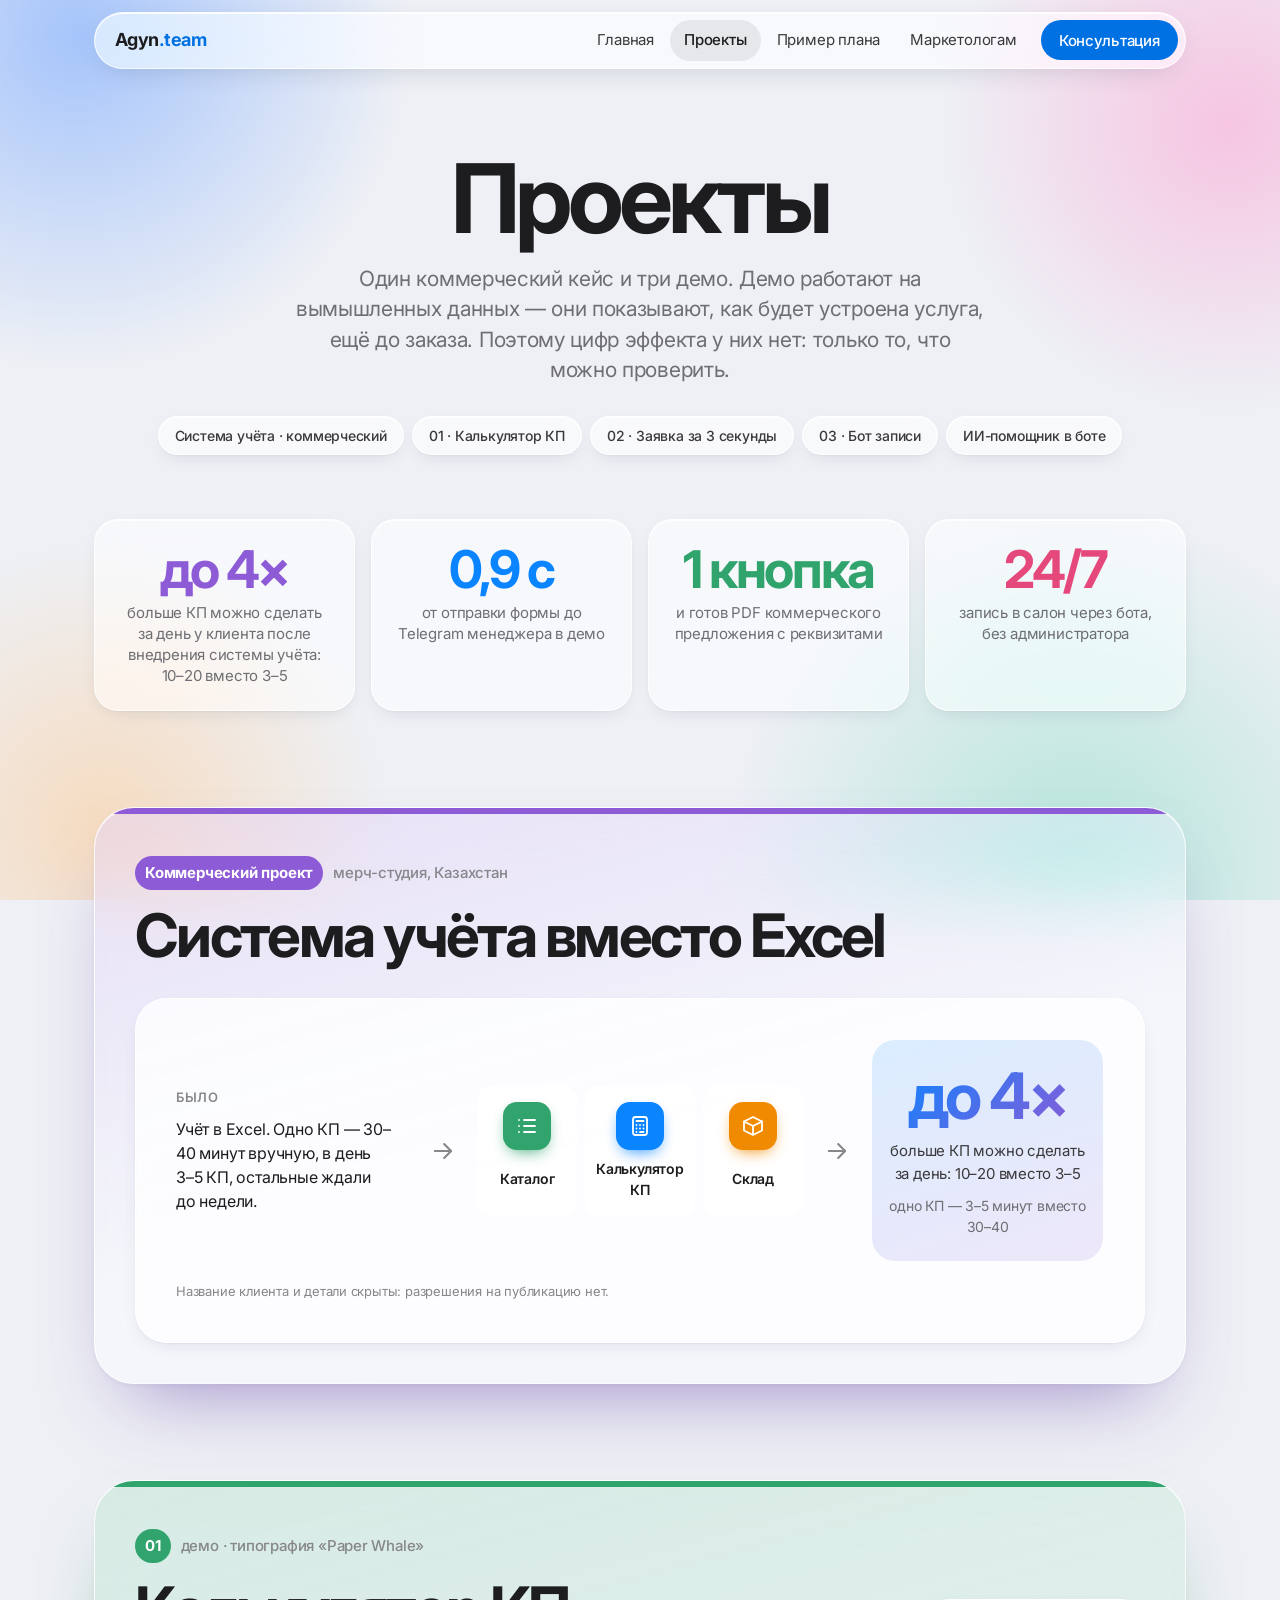
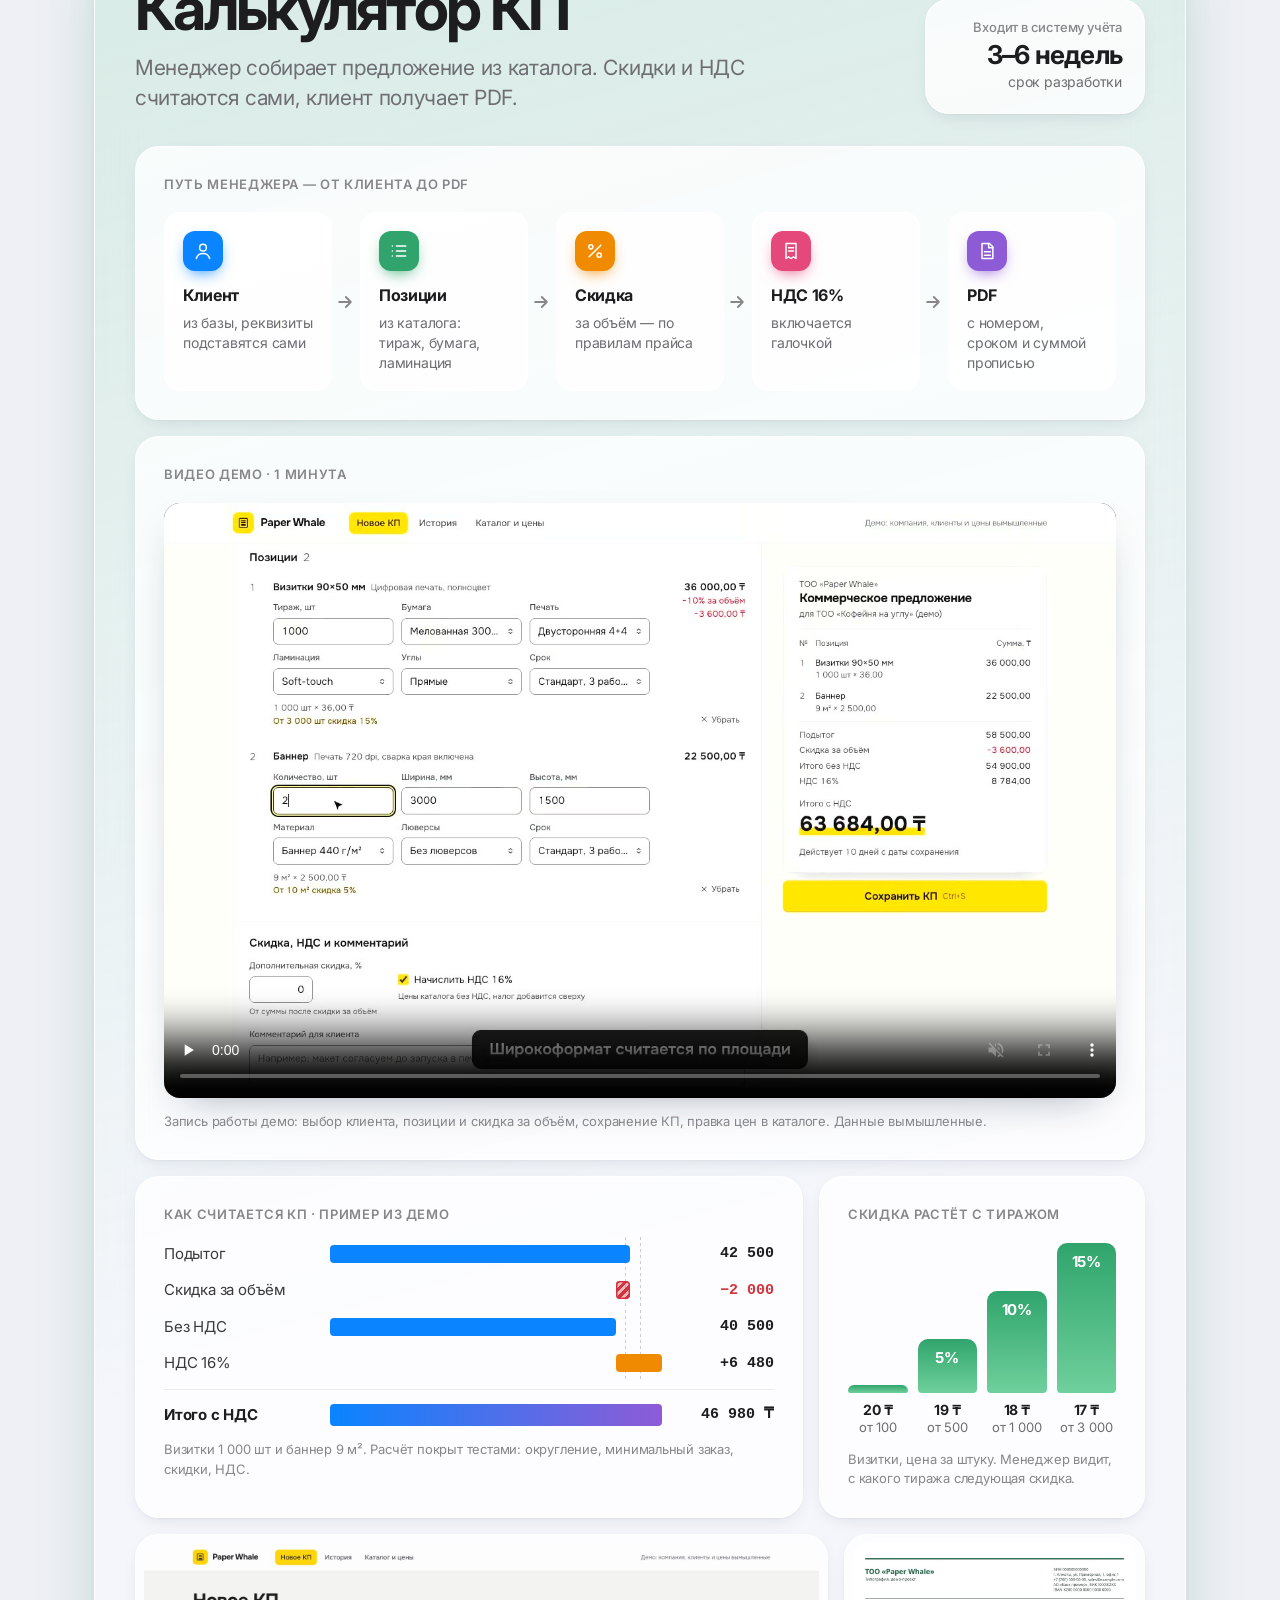
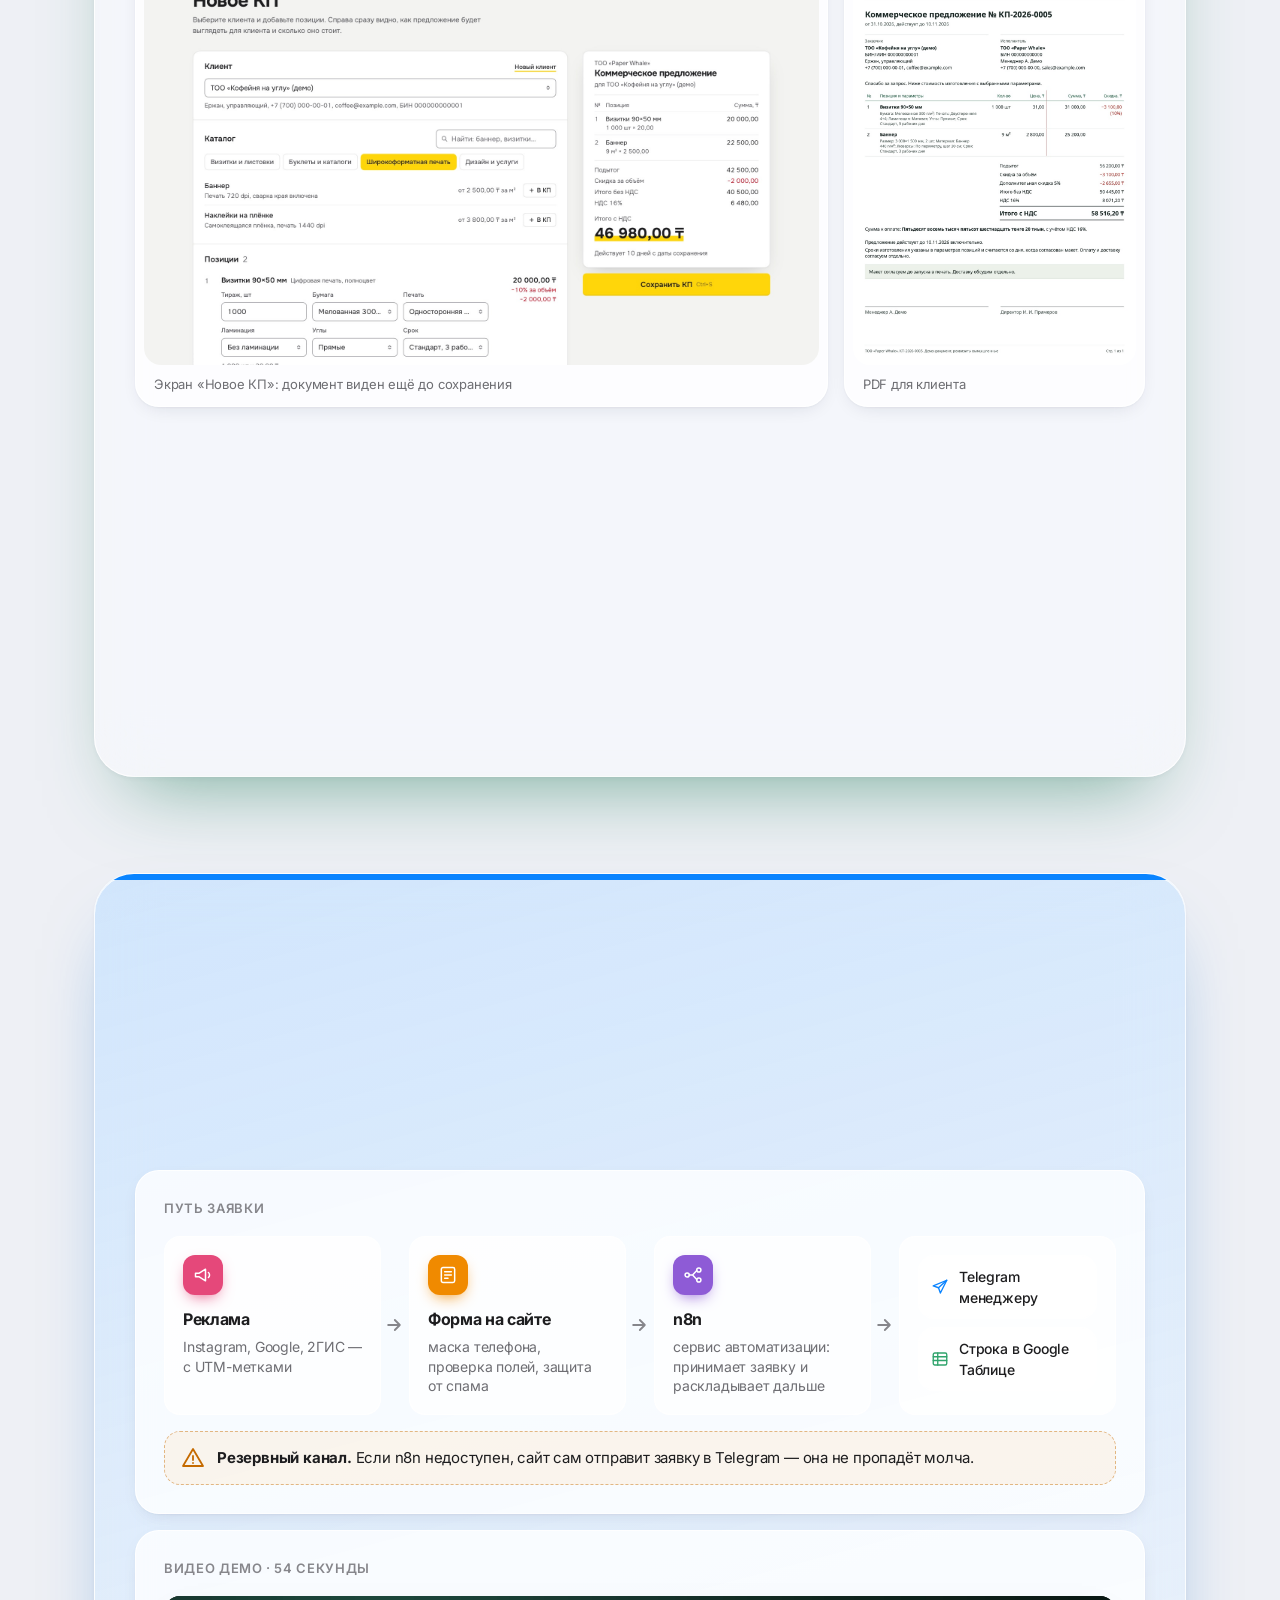
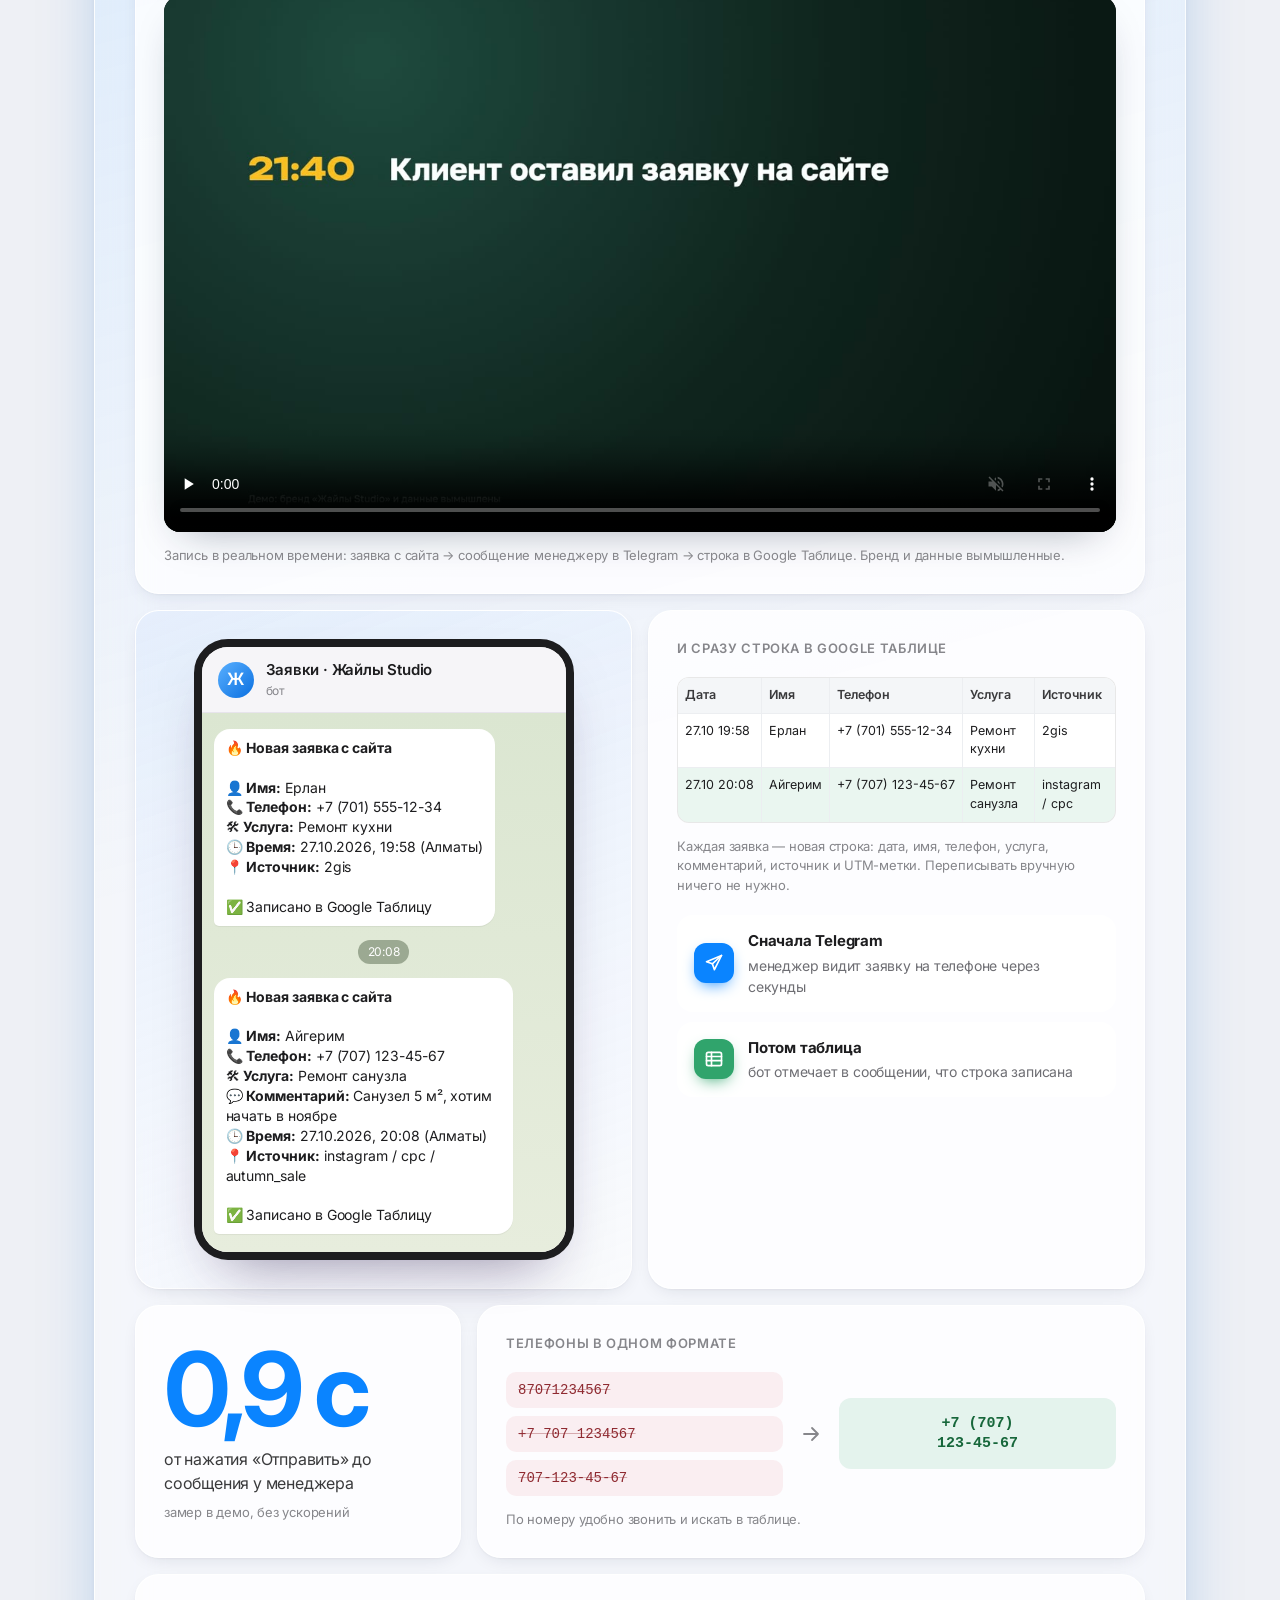
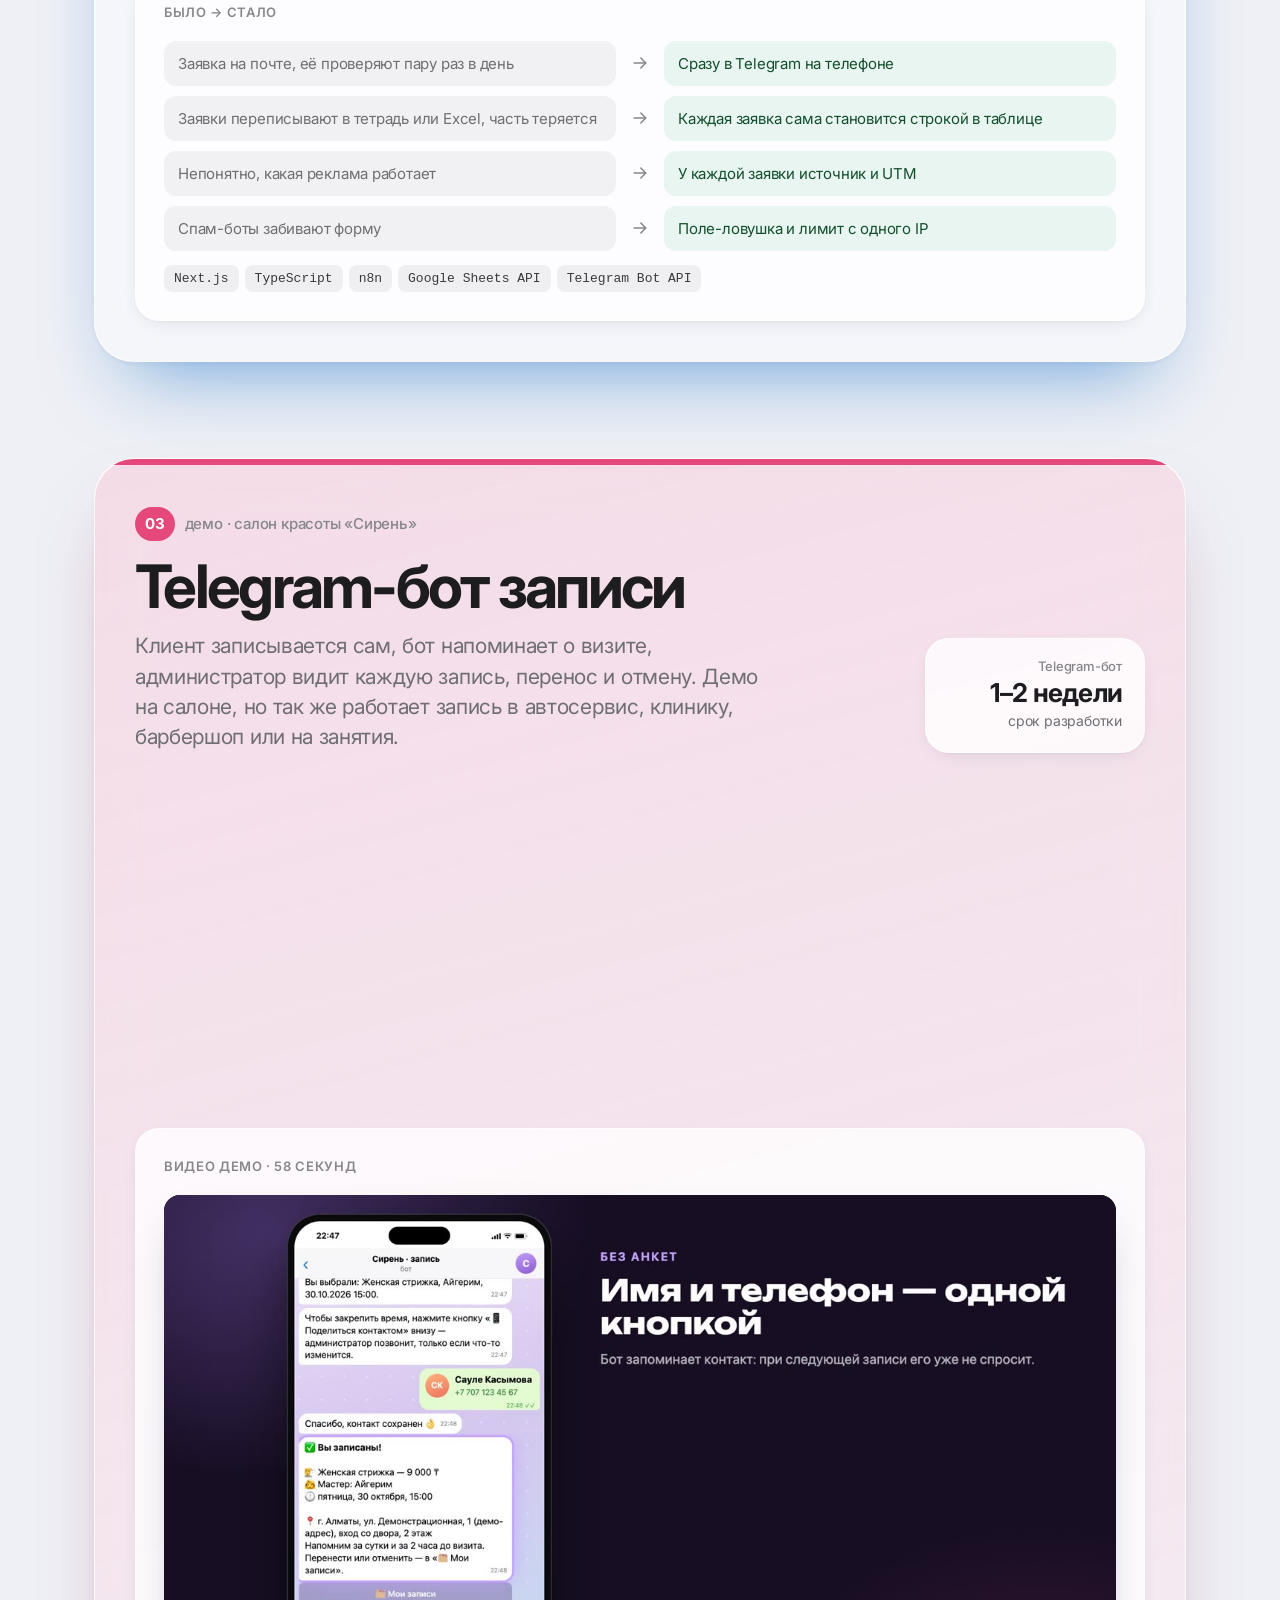
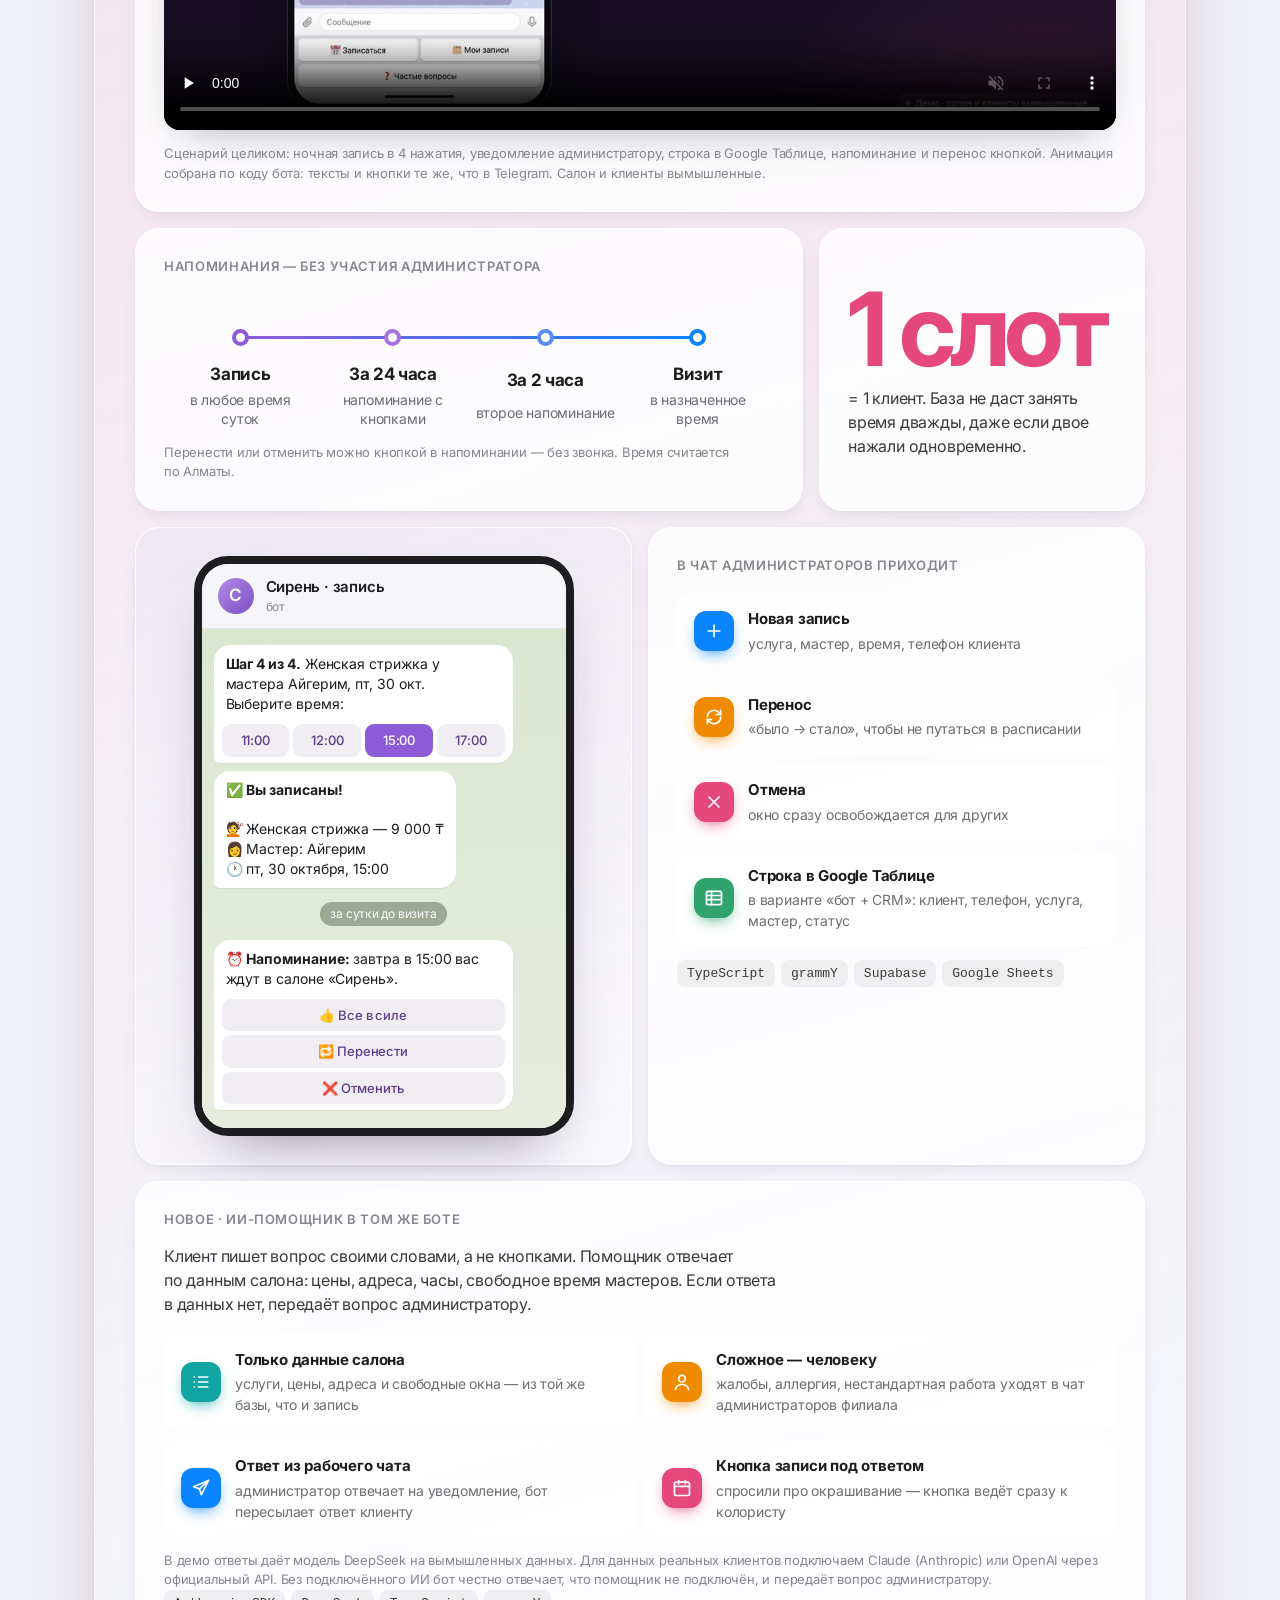
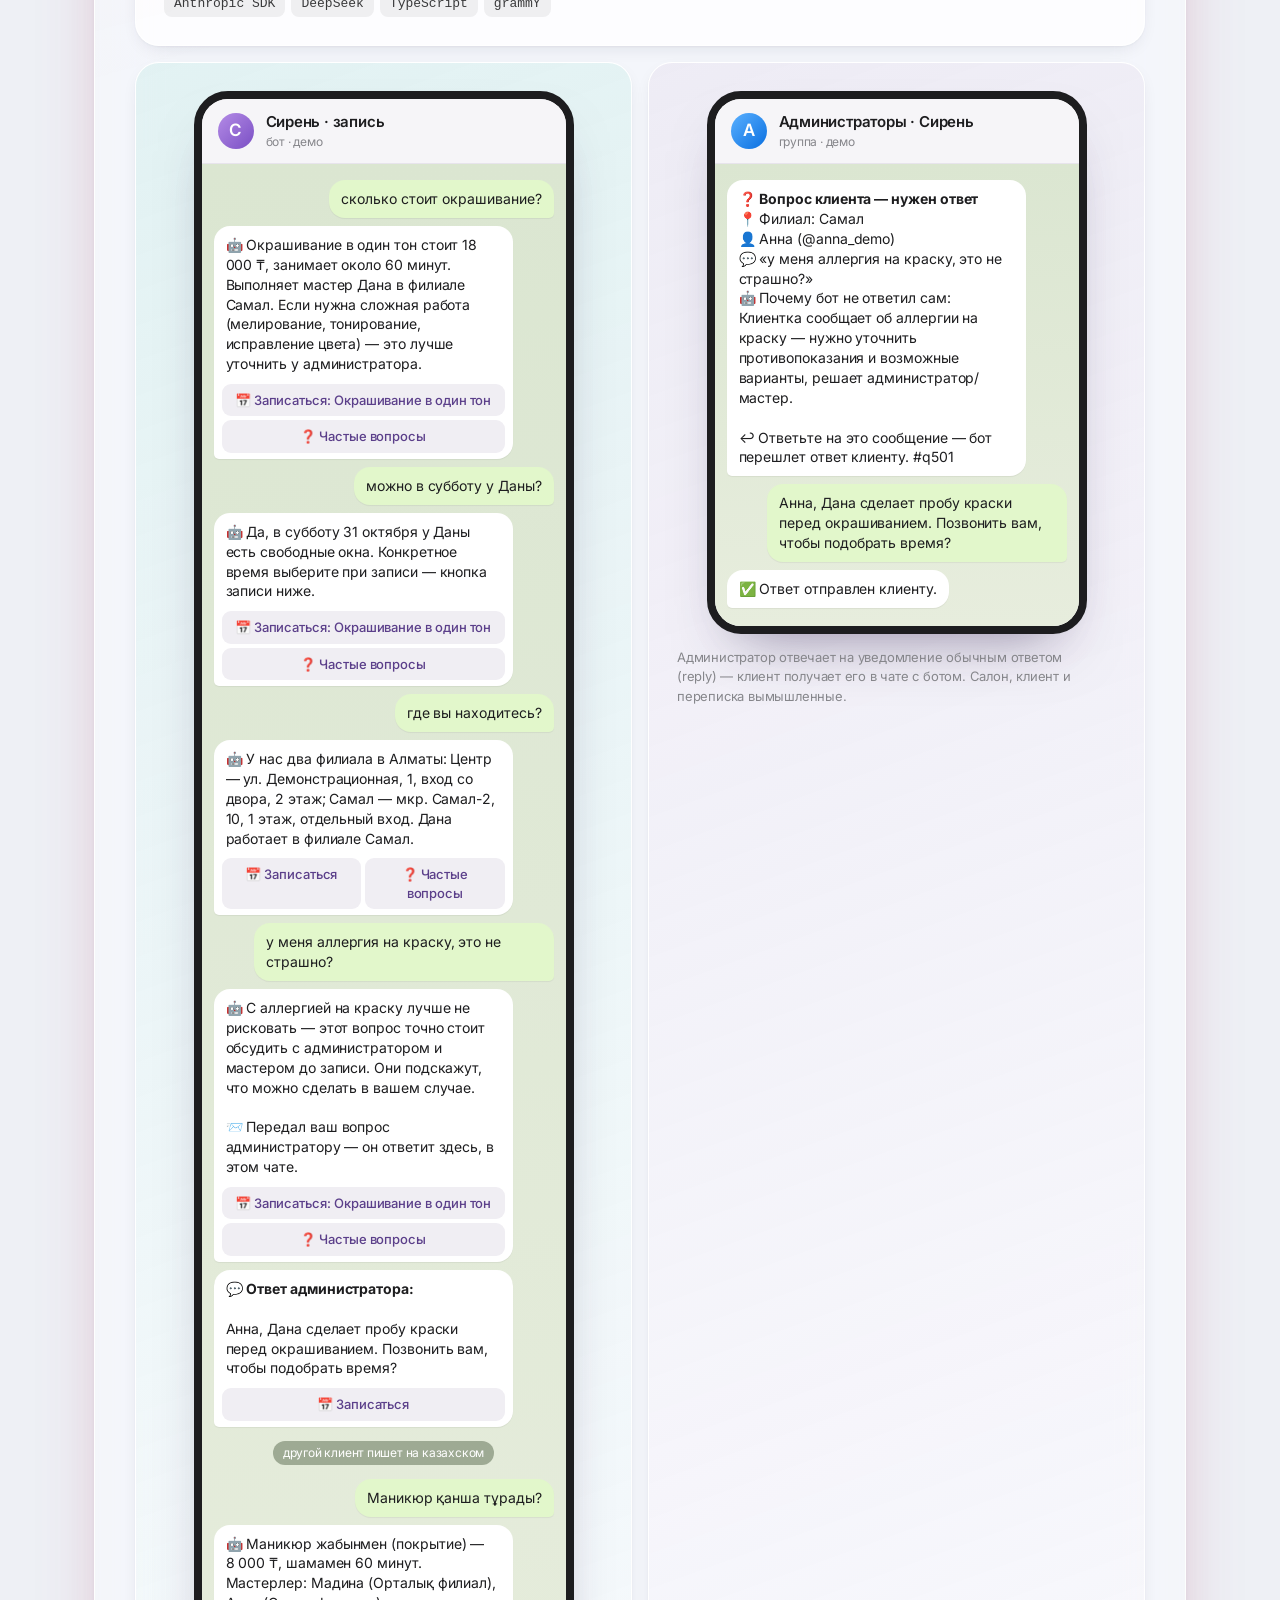
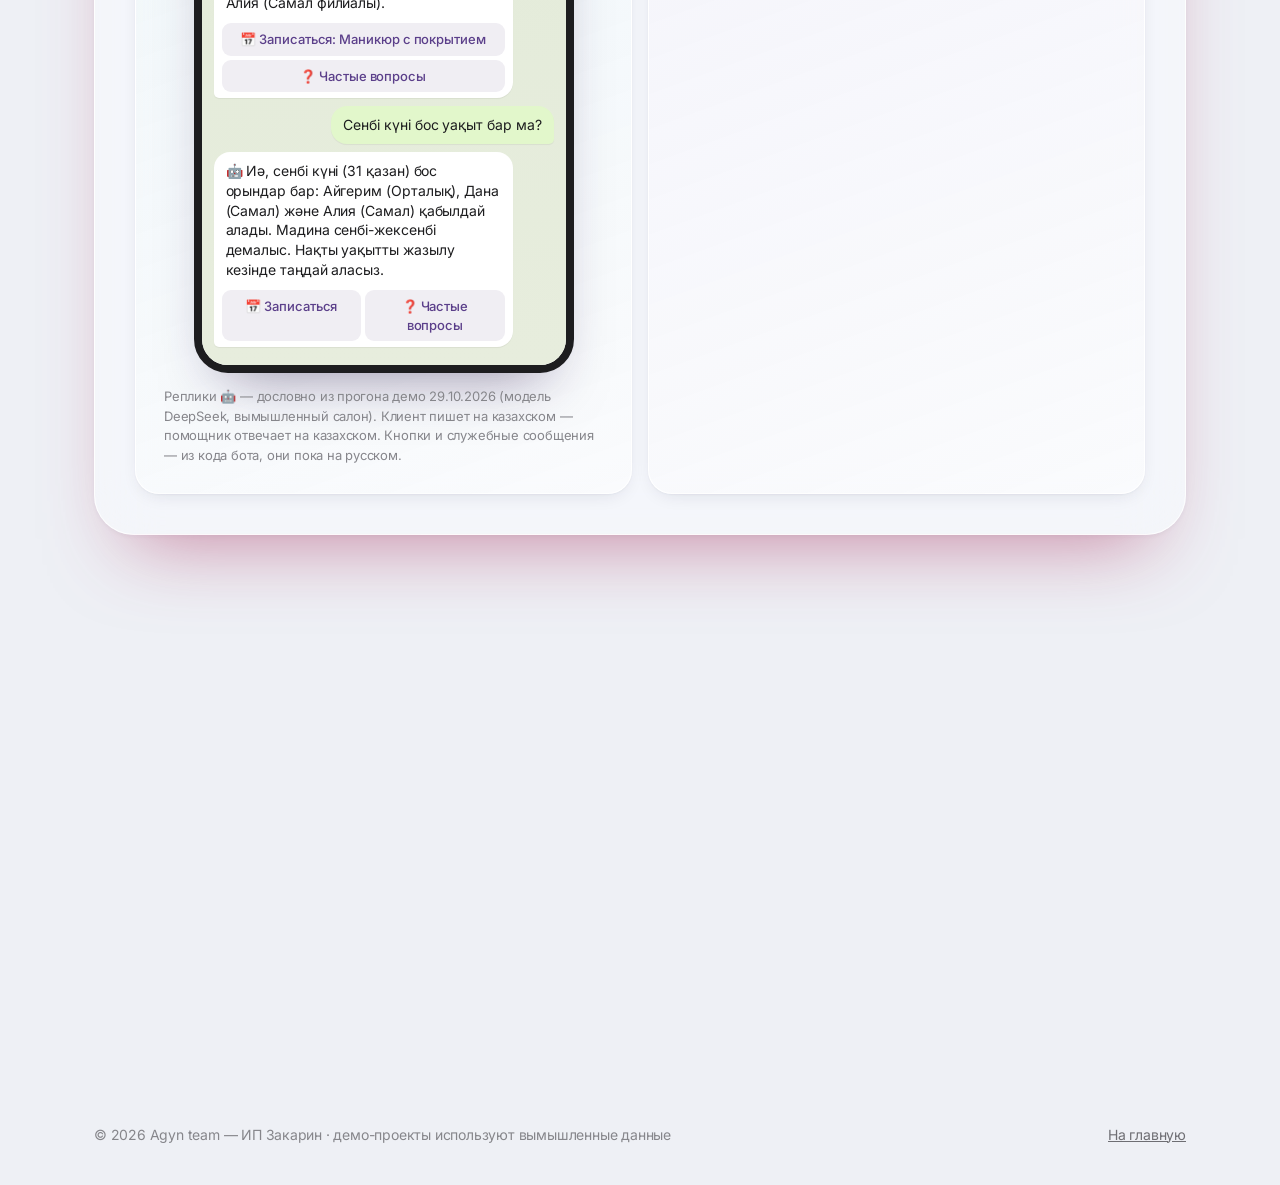
<file: projects.html>
<!doctype html>
<html lang="ru">
<head>
  <meta charset="utf-8">
  <meta name="viewport" content="width=device-width, initial-scale=1">
  <title>Проекты — Agyn team</title>
  <meta name="description" content="Калькулятор КП, автоматизация заявок и Telegram-бот записи: как устроены демо-проекты, в цифрах и схемах. Плюс коммерческий кейс: система учёта.">
  <meta property="og:title" content="Проекты Адиля и команды — в цифрах и схемах">
  <meta property="og:image" content="https://adil-zakarin.github.io/portfolio/assets/kp-builder.jpg">
  <meta name="theme-color" content="#eef0f5">
  <link rel="preconnect" href="https://fonts.googleapis.com">
  <link rel="preconnect" href="https://fonts.gstatic.com" crossorigin>
  <link href="https://fonts.googleapis.com/css2?family=Inter:wght@400;500;600;700&display=swap" rel="stylesheet">
  <link rel="icon" href="favicon-32.png" sizes="32x32">
  <link rel="icon" href="favicon.svg" type="image/svg+xml">
  <link rel="apple-touch-icon" href="apple-touch-icon.png">
  <link rel="stylesheet" href="styles.css">
</head>
<body>
  <svg width="0" height="0" style="position:absolute" aria-hidden="true">
    <symbol id="i-table" viewBox="0 0 24 24"><rect x="3" y="4" width="18" height="16" rx="2"/><path d="M3 9h18M3 14h18M9 4v16"/></symbol>
    <symbol id="i-calc" viewBox="0 0 24 24"><rect x="5" y="3" width="14" height="18" rx="2.5"/><path d="M8.5 7h7M8.5 11h.01M12 11h.01M15.5 11h.01M8.5 14.5h.01M12 14.5h.01M15.5 14.5h.01M8.5 18h.01M12 18h3.5"/></symbol>
    <symbol id="i-box" viewBox="0 0 24 24"><path d="M3 7.5 12 3l9 4.5-9 4.5z"/><path d="M3 7.5v9L12 21l9-4.5v-9M12 12v9"/></symbol>
    <symbol id="i-user" viewBox="0 0 24 24"><circle cx="12" cy="8" r="4"/><path d="M4 21c1-4 4.5-6 8-6s7 2 8 6"/></symbol>
    <symbol id="i-list" viewBox="0 0 24 24"><path d="M9 6h11M9 12h11M9 18h11M4 6h.01M4 12h.01M4 18h.01"/></symbol>
    <symbol id="i-percent" viewBox="0 0 24 24"><path d="M19 5 5 19"/><circle cx="7" cy="7" r="2.5"/><circle cx="17" cy="17" r="2.5"/></symbol>
    <symbol id="i-receipt" viewBox="0 0 24 24"><path d="M6 3h12v18l-3-2-3 2-3-2-3 2z"/><path d="M9 8h6M9 12h6"/></symbol>
    <symbol id="i-doc" viewBox="0 0 24 24"><path d="M6 3h9l4 4v14H6z"/><path d="M14 3v5h5M9 13h7M9 17h7"/></symbol>
    <symbol id="i-megaphone" viewBox="0 0 24 24"><path d="M3 10v4h4l8 5V5L7 10z"/><path d="M18.5 9a4 4 0 0 1 0 6"/></symbol>
    <symbol id="i-form" viewBox="0 0 24 24"><rect x="4" y="3" width="16" height="18" rx="2"/><path d="M8 8h8M8 12h8M8 16h4"/></symbol>
    <symbol id="i-nodes" viewBox="0 0 24 24"><circle cx="5" cy="12" r="2.5"/><circle cx="19" cy="6" r="2.5"/><circle cx="19" cy="18" r="2.5"/><path d="M7.5 12h4l5-5.5M11.5 12l5 5.5"/></symbol>
    <symbol id="i-send" viewBox="0 0 24 24"><path d="M21 3 3 10.5l7 2.5 2.5 7z"/><path d="m21 3-11 10"/></symbol>
    <symbol id="i-scissors" viewBox="0 0 24 24"><circle cx="6" cy="6" r="3"/><circle cx="6" cy="18" r="3"/><path d="M8.5 7.5 20 18M8.5 16.5 20 6"/></symbol>
    <symbol id="i-cal" viewBox="0 0 24 24"><rect x="3" y="5" width="18" height="16" rx="2"/><path d="M3 10h18M8 3v4M16 3v4"/></symbol>
    <symbol id="i-clock" viewBox="0 0 24 24"><circle cx="12" cy="12" r="9"/><path d="M12 7v5l3 2"/></symbol>
    <symbol id="i-check" viewBox="0 0 24 24"><path d="m5 12.5 4.5 4.5L19 7.5"/></symbol>
    <symbol id="i-arrow" viewBox="0 0 24 24"><path d="M5 12h14M13 6l6 6-6 6"/></symbol>
    <symbol id="i-plus" viewBox="0 0 24 24"><path d="M12 5v14M5 12h14"/></symbol>
    <symbol id="i-x" viewBox="0 0 24 24"><path d="M6 6l12 12M18 6 6 18"/></symbol>
    <symbol id="i-repeat" viewBox="0 0 24 24"><path d="M4 12a8 8 0 0 1 14-5.3L20 9M20 12a8 8 0 0 1-14 5.3L4 15"/><path d="M20 4v5h-5M4 20v-5h5"/></symbol>
    <symbol id="i-warn" viewBox="0 0 24 24"><path d="M12 3 2 20h20z"/><path d="M12 10v4M12 17h.01"/></symbol>
  </svg>
  <div class="bg" aria-hidden="true"></div>
  <a class="skip" href="#main">К содержанию</a>

  <header class="nav">
    <a class="nav__logo" href="index.html">Agyn<span>.team</span></a>
    <nav class="nav__links" id="nav-links" aria-label="Страницы сайта">
      <a href="index.html">Главная</a>
      <a href="projects.html" aria-current="page">Проекты</a>
      <a href="plan.html">Пример плана</a>
      <a href="agency.html">Маркетологам</a>
    </nav>
    <a class="btn btn--sm" href="index.html#contacts">Консультация</a>
    <button class="nav__toggle" type="button" aria-expanded="false" aria-controls="nav-links" aria-label="Меню"><svg viewBox="0 0 24 24" aria-hidden="true"><path d="M4 7h16M4 12h16M4 17h16"/></svg></button>
  </header>

  <main id="main">
    <section class="page-hero wrap">
      <h1>Проекты</h1>
      <p class="lead">Один коммерческий кейс и три демо. Демо работают на вымышленных данных — они показывают, как будет устроена услуга, ещё до заказа. Поэтому цифр эффекта у них нет: только то, что можно проверить.</p>
      <nav class="jump" aria-label="Проекты на странице">
        <a class="chip" href="#erp">Система учёта · коммерческий</a>
        <a class="chip" href="#kp">01 · Калькулятор КП</a>
        <a class="chip" href="#leads">02 · Заявка за 3 секунды</a>
        <a class="chip" href="#bot">03 · Бот записи</a>
        <a class="chip" href="#bot-ai">ИИ-помощник в боте</a>
      </nav>

      <div class="statband">
        <div class="stat glass glass--sm reveal"><b style="color:#8e5bd6">до 4×</b><span>больше КП можно сделать за день у клиента после внедрения системы учёта: 10–20 вместо 3–5</span></div>
        <div class="stat glass glass--sm reveal"><b style="color:#0a84ff">0,9 с</b><span>от отправки формы до Telegram менеджера в демо</span></div>
        <div class="stat glass glass--sm reveal"><b style="color:#30a46c">1 кнопка</b><span>и готов PDF коммерческого предложения с реквизитами</span></div>
        <div class="stat glass glass--sm reveal"><b style="color:#e5487a">24/7</b><span>запись в салон через бота, без администратора</span></div>
      </div>
    </section>

    <!-- ERP -->
    <section id="erp" class="proj wrap c-purple" aria-labelledby="erp-title">
      <div class="proj__box">
      <header class="proj__head reveal">
        <div>
          <p class="proj__num"><span>Коммерческий проект</span> <em>мерч-студия, Казахстан</em></p>
          <h2 id="erp-title">Система учёта вместо Excel</h2>
        </div>
      </header>
      <div class="erp glass reveal">
        <div class="erp__col">
          <h3>Было</h3>
          <p>Учёт в Excel. Одно КП — 30–40 минут вручную, в день 3–5 КП, остальные ждали до недели.</p>
        </div>
        <svg class="ic"><use href="#i-arrow"/></svg>
        <div class="erp__mods">
          <div class="tile"><span class="ic-badge c-green"><svg class="ic"><use href="#i-list"/></svg></span>Каталог</div>
          <div class="tile"><span class="ic-badge c-blue"><svg class="ic"><use href="#i-calc"/></svg></span>Калькулятор КП</div>
          <div class="tile"><span class="ic-badge c-orange"><svg class="ic"><use href="#i-box"/></svg></span>Склад</div>
        </div>
        <svg class="ic"><use href="#i-arrow"/></svg>
        <div class="metric"><b>до 4×</b><span>больше КП можно сделать за день: 10–20 вместо 3–5</span>
          <small class="metric__how">одно КП — 3–5 минут вместо 30–40</small>
        </div>
        <p class="erp__note">Название клиента и детали скрыты: разрешения на публикацию нет.</p>
      </div>
      </div>
    </section>

    <!-- 01 KP -->
    <section id="kp" class="proj wrap c-green" aria-labelledby="kp-title">
      <div class="proj__box">
      <header class="proj__head reveal">
        <div>
          <p class="proj__num"><span>01</span> <em>демо · типография «Paper Whale»</em></p>
          <h2 id="kp-title">Калькулятор КП</h2>
          <p class="lead">Менеджер собирает предложение из каталога. Скидки и НДС считаются сами, клиент получает PDF.</p>
        </div>
        <div class="proj__price glass glass--sm"><span>Входит в систему учёта</span><b>3–6 недель</b><small>срок разработки</small></div>
      </header>

      <div class="bento">
        <div class="cell cell--6 glass glass--sm reveal">
          <p class="cell__title">Путь менеджера — от клиента до PDF</p>
          <ol class="flow">
            <li class="tile"><span class="ic-badge c-blue"><svg class="ic"><use href="#i-user"/></svg></span><b>Клиент</b><span>из базы, реквизиты подставятся сами</span></li>
            <li class="tile"><span class="ic-badge c-green"><svg class="ic"><use href="#i-list"/></svg></span><b>Позиции</b><span>из каталога: тираж, бумага, ламинация</span></li>
            <li class="tile"><span class="ic-badge c-orange"><svg class="ic"><use href="#i-percent"/></svg></span><b>Скидка</b><span>за объём — по правилам прайса</span></li>
            <li class="tile"><span class="ic-badge c-pink"><svg class="ic"><use href="#i-receipt"/></svg></span><b>НДС 16%</b><span>включается галочкой</span></li>
            <li class="tile"><span class="ic-badge c-purple"><svg class="ic"><use href="#i-doc"/></svg></span><b>PDF</b><span>с номером, сроком и суммой прописью</span></li>
          </ol>
        </div>

        <div class="cell cell--6 glass glass--sm reveal">
          <p class="cell__title">Видео демо · 1 минута</p>
          <video class="demo-video" controls playsinline muted preload="none" poster="assets/kp-demo-poster.jpg" width="1440" height="900">
            <source src="assets/kp-demo.mp4" type="video/mp4">
          </video>
          <p class="cell__foot">Запись работы демо: выбор клиента, позиции и скидка за объём, сохранение КП, правка цен в каталоге. Данные вымышленные.</p>
        </div>

        <div class="cell cell--4 glass glass--sm reveal">
          <p class="cell__title">Как считается КП · пример из демо</p>
          <div class="wf grow">
            <div class="wf__row"><span>Подытог</span><div class="wf__track"><i style="--l:0;--w:90.5"></i></div><b>42 500</b></div>
            <div class="wf__row wf__row--neg"><span>Скидка за объём</span><div class="wf__track"><i style="--l:86.2;--w:4.3"></i></div><b>−2 000</b></div>
            <div class="wf__row"><span>Без НДС</span><div class="wf__track"><i style="--l:0;--w:86.2"></i></div><b>40 500</b></div>
            <div class="wf__row wf__row--add"><span>НДС 16%</span><div class="wf__track"><i style="--l:86.2;--w:13.8"></i></div><b>+6 480</b></div>
            <div class="wf__row wf__row--total"><span>Итого с НДС</span><div class="wf__track"><i style="--l:0;--w:100"></i></div><b>46 980 ₸</b></div>
          </div>
          <p class="cell__foot">Визитки 1 000 шт и баннер 9 м². Расчёт покрыт тестами: округление, минимальный заказ, скидки, НДС.</p>
        </div>

        <div class="cell cell--2 glass glass--sm reveal">
          <p class="cell__title">Скидка растёт с тиражом</p>
          <ol class="tiers grow">
            <li><span class="bar" style="--h:4"></span><small><b>20 ₸</b>от 100</small></li>
            <li><span class="bar" style="--h:36">5%</span><small><b>19 ₸</b>от 500</small></li>
            <li><span class="bar" style="--h:68">10%</span><small><b>18 ₸</b>от 1 000</small></li>
            <li><span class="bar" style="--h:100">15%</span><small><b>17 ₸</b>от 3 000</small></li>
          </ol>
          <p class="cell__foot">Визитки, цена за штуку. Менеджер видит, с какого тиража следующая скидка.</p>
        </div>

        <div class="cell cell--6 reveal" style="padding:0">
          <div class="shots">
            <figure class="shot glass glass--sm">
              <a href="assets/kp-builder.jpg" target="_blank" rel="noopener"><img src="assets/kp-builder.jpg" width="1800" height="1126" alt="Экран «Новое КП»: выбран клиент, добавлены визитки и баннер, справа превью предложения с итогом 46 980 ₸" loading="lazy"></a>
              <figcaption>Экран «Новое КП»: документ виден ещё до сохранения</figcaption>
            </figure>
            <figure class="shot shot--paper glass glass--sm">
              <a href="assets/kp-pdf.jpg" target="_blank" rel="noopener"><img src="assets/kp-pdf.jpg" width="1000" height="1414" alt="PDF коммерческого предложения КП-2026-0005" loading="lazy"></a>
              <figcaption>PDF для клиента</figcaption>
            </figure>
          </div>
        </div>

        <div class="cell cell--6 glass glass--sm reveal">
          <p class="cell__title">Было → стало</p>
          <ul class="ba">
            <li><p>Прайс в Excel, у каждого менеджера своя копия</p><svg class="ic"><use href="#i-arrow"/></svg><p>Один прайс: цены и скидки меняет руководитель</p></li>
            <li><p>КП собирают в Word из старого — с чужими реквизитами</p><svg class="ic"><use href="#i-arrow"/></svg><p>PDF с реквизитами и суммой прописью — одной кнопкой</p></li>
            <li><p>Не найти, что и почём предлагали месяц назад</p><svg class="ic"><use href="#i-arrow"/></svg><p>История КП с номерами; цены в сохранённых КП не меняются</p></li>
          </ul>
          <p class="cell__foot"><span class="tags"><span>Next.js</span><span>TypeScript</span><span>React PDF</span><span>Vitest</span></span></p>
        </div>
      </div>
      </div>
    </section>

    <!-- 02 Leads -->
    <section id="leads" class="proj wrap c-blue" aria-labelledby="leads-title">
      <div class="proj__box">
      <header class="proj__head reveal">
        <div>
          <p class="proj__num"><span>02</span> <em>демо · студия ремонта «Жайлы Studio»</em></p>
          <h2 id="leads-title">Заявка за 3 секунды</h2>
          <p class="lead">Заявка с сайта или рекламы сама приходит менеджеру в Telegram и записывается в Google Таблицу — с источником рекламы.</p>
        </div>
        <div class="proj__price glass glass--sm"><span>Автоматизация заявок</span><b>3–7 дней</b><small>срок разработки</small></div>
      </header>

      <div class="bento">
        <div class="cell cell--6 glass glass--sm reveal">
          <p class="cell__title">Путь заявки</p>
          <ol class="flow">
            <li class="tile"><span class="ic-badge c-pink"><svg class="ic"><use href="#i-megaphone"/></svg></span><b>Реклама</b><span>Instagram, Google, 2ГИС — с UTM-метками</span></li>
            <li class="tile"><span class="ic-badge c-orange"><svg class="ic"><use href="#i-form"/></svg></span><b>Форма на сайте</b><span>маска телефона, проверка полей, защита от спама</span></li>
            <li class="tile"><span class="ic-badge c-purple"><svg class="ic"><use href="#i-nodes"/></svg></span><b>n8n</b><span>сервис автоматизации: принимает заявку и раскладывает дальше</span></li>
            <li class="tile">
              <div class="flow__split">
                <span class="tile c-blue"><svg class="ic"><use href="#i-send"/></svg>Telegram менеджеру</span>
                <span class="tile c-green"><svg class="ic"><use href="#i-table"/></svg>Строка в Google Таблице</span>
              </div>
            </li>
          </ol>
          <p class="fallback"><svg class="ic"><use href="#i-warn"/></svg><span><b>Резервный канал.</b> Если n8n недоступен, сайт сам отправит заявку в Telegram — она не пропадёт молча.</span></p>
        </div>

        <div class="cell cell--6 glass glass--sm reveal">
          <p class="cell__title">Видео демо · 54 секунды</p>
          <video class="demo-video" controls playsinline muted preload="none" poster="assets/lead-demo-poster.jpg" width="1280" height="720">
            <source src="assets/lead-demo.mp4" type="video/mp4">
          </video>
          <p class="cell__foot">Запись в реальном времени: заявка с сайта → сообщение менеджеру в Telegram → строка в Google Таблице. Бренд и данные вымышленные.</p>
        </div>

        <div class="cell cell--3 glass glass--sm reveal" style="background:linear-gradient(160deg,rgba(225,236,252,.75),rgba(255,255,255,.5))" data-chat>
          <div class="phone" aria-label="Пример: заявки приходят менеджеру в Telegram">
            <div class="phone__top"><span class="phone__avatar phone__avatar--blue" aria-hidden="true">Ж</span><span><b>Заявки · Жайлы Studio</b><small>бот</small></span></div>
            <ol class="chat">
              <li class="msg msg--in">🔥 <b>Новая заявка с сайта</b><br><br>👤 <b>Имя:</b> Ерлан<br>📞 <b>Телефон:</b> <span class="nowrap">+7 (701) 555-12-34</span><br>🛠 <b>Услуга:</b> Ремонт кухни<br>🕒 <b>Время:</b> 27.10.2026, 19:58 (Алматы)<br>📍 <b>Источник:</b> 2gis<br><br>✅ Записано в Google Таблицу</li>
              <li class="chat__sep">20:08</li>
              <li class="msg msg--in">🔥 <b>Новая заявка с сайта</b><br><br>👤 <b>Имя:</b> Айгерим<br>📞 <b>Телефон:</b> <span class="nowrap">+7 (707) 123-45-67</span><br>🛠 <b>Услуга:</b> Ремонт санузла<br>💬 <b>Комментарий:</b> Санузел 5 м², хотим начать в ноябре<br>🕒 <b>Время:</b> 27.10.2026, 20:08 (Алматы)<br>📍 <b>Источник:</b> instagram / cpc / autumn_sale<br><br>✅ Записано в Google Таблицу</li>
            </ol>
          </div>
        </div>

        <div class="cell cell--3 glass glass--sm reveal">
          <p class="cell__title">И сразу строка в Google Таблице</p>
          <div class="sheet-wrap">
            <table class="sheet">
              <thead><tr><th>Дата</th><th>Имя</th><th>Телефон</th><th>Услуга</th><th>Источник</th></tr></thead>
              <tbody>
                <tr><td>27.10 19:58</td><td>Ерлан</td><td>+7 (701) 555-12-34</td><td>Ремонт кухни</td><td>2gis</td></tr>
                <tr class="is-new"><td>27.10 20:08</td><td>Айгерим</td><td>+7 (707) 123-45-67</td><td>Ремонт санузла</td><td>instagram / cpc</td></tr>
              </tbody>
            </table>
          </div>
          <p class="cell__foot">Каждая заявка — новая строка: дата, имя, телефон, услуга, комментарий, источник и UTM-метки. Переписывать вручную ничего не нужно.</p>
          <ul class="notes" style="margin-top:20px">
            <li class="tile"><span class="ic-badge c-blue"><svg class="ic"><use href="#i-send"/></svg></span><b>Сначала Telegram</b><small>менеджер видит заявку на телефоне через секунды</small></li>
            <li class="tile"><span class="ic-badge c-green"><svg class="ic"><use href="#i-table"/></svg></span><b>Потом таблица</b><small>бот отмечает в сообщении, что строка записана</small></li>
          </ul>
        </div>

        <div class="cell cell--2 glass glass--sm reveal c-blue">
          <div class="big"><b>0,9 с</b><span>от нажатия «Отправить» до сообщения у менеджера</span><small>замер в демо, без ускорений</small></div>
        </div>

        <div class="cell cell--4 glass glass--sm reveal">
          <p class="cell__title">Телефоны в одном формате</p>
          <div class="norm">
            <ul><li>87071234567</li><li>+7 707 1234567</li><li>707-123-45-67</li></ul>
            <svg class="ic"><use href="#i-arrow"/></svg>
            <p class="norm__out">+7 (707)<br>123-45-67</p>
          </div>
          <p class="cell__foot">По номеру удобно звонить и искать в таблице.</p>
        </div>

        <div class="cell cell--6 glass glass--sm reveal">
          <p class="cell__title">Было → стало</p>
          <ul class="ba">
            <li><p>Заявка на почте, её проверяют пару раз в день</p><svg class="ic"><use href="#i-arrow"/></svg><p>Сразу в Telegram на телефоне</p></li>
            <li><p>Заявки переписывают в тетрадь или Excel, часть теряется</p><svg class="ic"><use href="#i-arrow"/></svg><p>Каждая заявка сама становится строкой в таблице</p></li>
            <li><p>Непонятно, какая реклама работает</p><svg class="ic"><use href="#i-arrow"/></svg><p>У каждой заявки источник и UTM</p></li>
            <li><p>Спам-боты забивают форму</p><svg class="ic"><use href="#i-arrow"/></svg><p>Поле-ловушка и лимит с одного IP</p></li>
          </ul>
          <p class="cell__foot"><span class="tags"><span>Next.js</span><span>TypeScript</span><span>n8n</span><span>Google Sheets API</span><span>Telegram Bot API</span></span></p>
        </div>
      </div>
      </div>
    </section>

    <!-- 03 Bot -->
    <section id="bot" class="proj wrap c-pink" aria-labelledby="bot-title">
      <div class="proj__box">
      <header class="proj__head reveal">
        <div>
          <p class="proj__num"><span>03</span> <em>демо · салон красоты «Сирень»</em></p>
          <h2 id="bot-title">Telegram-бот записи</h2>
          <p class="lead">Клиент записывается сам, бот напоминает о визите, администратор видит каждую запись, перенос и отмену. Демо на салоне, но так же работает запись в автосервис, клинику, барбершоп или на занятия.</p>
        </div>
        <div class="proj__price glass glass--sm"><span>Telegram-бот</span><b>1–2 недели</b><small>срок разработки</small></div>
      </header>

      <div class="bento">
        <div class="cell cell--6 glass glass--sm reveal">
          <p class="cell__title">Путь клиента: услуга, мастер, день и время — в 4 нажатия</p>
          <ol class="flow">
            <li class="tile"><span class="ic-badge c-pink"><svg class="ic"><use href="#i-scissors"/></svg></span><b>Услуга</b><span>стрижка, маникюр, брови…</span></li>
            <li class="tile"><span class="ic-badge c-purple"><svg class="ic"><use href="#i-user"/></svg></span><b>Мастер</b><span>из тех, кто оказывает услугу</span></li>
            <li class="tile"><span class="ic-badge c-blue"><svg class="ic"><use href="#i-cal"/></svg></span><b>День</b><span>только дни со свободным временем</span></li>
            <li class="tile"><span class="ic-badge c-orange"><svg class="ic"><use href="#i-clock"/></svg></span><b>Время</b><span>только реально свободные слоты</span></li>
            <li class="tile"><span class="ic-badge c-green"><svg class="ic"><use href="#i-check"/></svg></span><b>Записан</b><span>имя и телефон — одной кнопкой</span></li>
          </ol>
          <p class="cell__foot">Если филиалов несколько, первым шагом клиент выбирает адрес. Услуги и мастера показываются только этого филиала, адрес приходит в напоминаниях, а уведомления — в чат администраторов филиала.</p>
        </div>

        <div class="cell cell--6 glass glass--sm reveal">
          <p class="cell__title">Видео демо · 58 секунд</p>
          <video class="demo-video" controls playsinline muted preload="none" poster="assets/booking-demo-poster.jpg" width="1920" height="1080">
            <source src="assets/booking-demo.mp4" type="video/mp4">
          </video>
          <p class="cell__foot">Сценарий целиком: ночная запись в 4 нажатия, уведомление администратору, строка в Google Таблице, напоминание и перенос кнопкой. Анимация собрана по коду бота: тексты и кнопки те же, что в Telegram. Салон и клиенты вымышленные.</p>
        </div>

        <div class="cell cell--4 glass glass--sm reveal">
          <p class="cell__title">Напоминания — без участия администратора</p>
          <ol class="tl">
            <li style="--c:#8e5bd6"><b>Запись</b><span>в любое время суток</span></li>
            <li style="--c:#a76fe0"><b>За 24 часа</b><span>напоминание с кнопками</span></li>
            <li style="--c:#5b8cf0"><b>За 2 часа</b><span>второе напоминание</span></li>
            <li style="--c:#0a84ff"><b>Визит</b><span>в назначенное время</span></li>
          </ol>
          <p class="cell__foot">Перенести или отменить можно кнопкой в напоминании — без звонка. Время считается по Алматы.</p>
        </div>

        <div class="cell cell--2 glass glass--sm reveal c-pink">
          <div class="big"><b>1&nbsp;слот</b><span>= 1 клиент. База не даст занять время дважды, даже если двое нажали одновременно.</span></div>
        </div>

        <div class="cell cell--3 glass glass--sm reveal" style="background:linear-gradient(160deg,rgba(236,232,243,.75),rgba(255,255,255,.5))" data-chat>
          <div class="phone" aria-label="Пример диалога клиента с ботом">
            <div class="phone__top"><span class="phone__avatar" aria-hidden="true">С</span><span><b>Сирень · запись</b><small>бот</small></span></div>
            <ol class="chat">
              <li class="msg msg--in"><b>Шаг 4 из 4.</b> Женская стрижка у мастера Айгерим, пт, 30 окт.<br>Выберите время:
                <span class="kb kb--grid"><span>11:00</span><span>12:00</span><span class="is-on">15:00</span><span>17:00</span></span>
              </li>
              <li class="msg msg--in">✅ <b>Вы записаны!</b><br><br>💇 Женская стрижка — 9 000 ₸<br>👩 Мастер: Айгерим<br>🕐 пт, 30 октября, 15:00</li>
              <li class="chat__sep">за сутки до визита</li>
              <li class="msg msg--in">⏰ <b>Напоминание:</b> завтра в 15:00 вас ждут в салоне «Сирень».
                <span class="kb"><span>👍 Все в силе</span><span>🔁 Перенести</span><span>❌ Отменить</span></span>
              </li>
            </ol>
          </div>
        </div>

        <div class="cell cell--3 glass glass--sm reveal">
          <p class="cell__title">В чат администраторов приходит</p>
          <ul class="notes">
            <li class="tile"><span class="ic-badge c-blue"><svg class="ic"><use href="#i-plus"/></svg></span><b>Новая запись</b><small>услуга, мастер, время, телефон клиента</small></li>
            <li class="tile"><span class="ic-badge c-orange"><svg class="ic"><use href="#i-repeat"/></svg></span><b>Перенос</b><small>«было → стало», чтобы не путаться в расписании</small></li>
            <li class="tile"><span class="ic-badge c-pink"><svg class="ic"><use href="#i-x"/></svg></span><b>Отмена</b><small>окно сразу освобождается для других</small></li>
            <li class="tile"><span class="ic-badge c-green"><svg class="ic"><use href="#i-table"/></svg></span><b>Строка в Google Таблице</b><small>в варианте «бот + CRM»: клиент, телефон, услуга, мастер, статус</small></li>
          </ul>
          <p class="cell__foot"><span class="tags"><span>TypeScript</span><span>grammY</span><span>Supabase</span><span>Google Sheets</span></span></p>
        </div>

        <div id="bot-ai" class="cell cell--6 glass glass--sm reveal">
          <p class="cell__title">Новое · ИИ-помощник в том же боте</p>
          <p class="cell__lead">Клиент пишет вопрос своими словами, а не кнопками. Помощник отвечает по&nbsp;данным салона: цены, адреса, часы, свободное время мастеров. Если ответа в&nbsp;данных нет, передаёт вопрос администратору.</p>
          <ul class="notes notes--2">
            <li class="tile"><span class="ic-badge c-teal"><svg class="ic"><use href="#i-list"/></svg></span><b>Только данные салона</b><small>услуги, цены, адреса и свободные окна — из той же базы, что и запись</small></li>
            <li class="tile"><span class="ic-badge c-orange"><svg class="ic"><use href="#i-user"/></svg></span><b>Сложное — человеку</b><small>жалобы, аллергия, нестандартная работа уходят в чат администраторов филиала</small></li>
            <li class="tile"><span class="ic-badge c-blue"><svg class="ic"><use href="#i-send"/></svg></span><b>Ответ из рабочего чата</b><small>администратор отвечает на уведомление, бот пересылает ответ клиенту</small></li>
            <li class="tile"><span class="ic-badge c-pink"><svg class="ic"><use href="#i-cal"/></svg></span><b>Кнопка записи под ответом</b><small>спросили про окрашивание — кнопка ведёт сразу к колористу</small></li>
          </ul>
          <p class="cell__foot">В демо ответы даёт модель DeepSeek на вымышленных данных. Для данных реальных клиентов подключаем Claude (Anthropic) или OpenAI через официальный API. Без подключённого ИИ бот честно отвечает, что помощник не подключён, и передаёт вопрос администратору. <span class="tags"><span>Anthropic SDK</span><span>DeepSeek</span><span>TypeScript</span><span>grammY</span></span></p>
        </div>

        <div class="cell cell--3 glass glass--sm reveal" style="background:linear-gradient(160deg,rgba(220,240,240,.75),rgba(255,255,255,.5))" data-chat>
          <div class="phone" aria-label="Пример: клиент задаёт вопросы ИИ-помощнику салона">
            <div class="phone__top"><span class="phone__avatar" aria-hidden="true">С</span><span><b>Сирень · запись</b><small>бот · демо</small></span></div>
            <ol class="chat">
              <li class="msg msg--out">сколько стоит окрашивание?</li>
              <li class="msg msg--in">🤖 Окрашивание в один тон стоит 18 000 ₸, занимает около 60 минут. Выполняет мастер Дана в филиале Самал. Если нужна сложная работа (мелирование, тонирование, исправление цвета) — это лучше уточнить у администратора.
                <span class="kb"><span>📅 Записаться: Окрашивание в один тон</span><span>❓ Частые вопросы</span></span>
              </li>
              <li class="msg msg--out">можно в субботу у Даны?</li>
              <li class="msg msg--in">🤖 Да, в субботу 31 октября у Даны есть свободные окна. Конкретное время выберите при записи — кнопка записи ниже.
                <span class="kb"><span>📅 Записаться: Окрашивание в один тон</span><span>❓ Частые вопросы</span></span>
              </li>
              <li class="msg msg--out">где вы находитесь?</li>
              <li class="msg msg--in">🤖 У нас два филиала в Алматы: Центр — ул. Демонстрационная, 1, вход со двора, 2 этаж; Самал — мкр. Самал-2, 10, 1 этаж, отдельный вход. Дана работает в филиале Самал.
                <span class="kb kb--2"><span>📅 Записаться</span><span>❓ Частые вопросы</span></span>
              </li>
              <li class="msg msg--out">у меня аллергия на краску, это не страшно?</li>
              <li class="msg msg--in">🤖 С аллергией на краску лучше не рисковать — этот вопрос точно стоит обсудить с администратором и мастером до записи. Они подскажут, что можно сделать в вашем случае.<br><br>📨 Передал ваш вопрос администратору — он ответит здесь, в этом чате.
                <span class="kb"><span>📅 Записаться: Окрашивание в один тон</span><span>❓ Частые вопросы</span></span>
              </li>
              <li class="msg msg--in">💬 <b>Ответ администратора:</b><br><br>Анна, Дана сделает пробу краски перед окрашиванием. Позвонить вам, чтобы подобрать время?
                <span class="kb"><span>📅 Записаться</span></span>
              </li>
              <li class="chat__sep">другой клиент пишет на казахском</li>
              <li class="msg msg--out" lang="kk">Маникюр қанша тұрады?</li>
              <li class="msg msg--in" lang="kk">🤖 Маникюр жабынмен (покрытие) — 8&nbsp;000&nbsp;₸, шамамен 60 минут. Мастерлер: Мадина (Орталық филиал), Алия (Самал филиалы).
                <span class="kb" lang="ru"><span>📅 Записаться: Маникюр с покрытием</span><span>❓ Частые вопросы</span></span>
              </li>
              <li class="msg msg--out" lang="kk">Сенбі күні бос уақыт бар ма?</li>
              <li class="msg msg--in" lang="kk">🤖 Иә, сенбі күні (31 қазан) бос орындар бар: Айгерим (Орталық), Дана (Самал) және Алия (Самал) қабылдай алады. Мадина сенбі-жексенбі демалыс. Нақты уақытты жазылу кезінде таңдай аласыз.
                <span class="kb kb--2" lang="ru"><span>📅 Записаться</span><span>❓ Частые вопросы</span></span>
              </li>
            </ol>
          </div>
          <p class="cell__foot">Реплики 🤖 — дословно из прогона демо 29.10.2026 (модель DeepSeek, вымышленный салон). Клиент пишет на казахском — помощник отвечает на казахском. Кнопки и служебные сообщения — из кода бота, они пока на русском.</p>
        </div>

        <div class="cell cell--3 glass glass--sm reveal" style="background:linear-gradient(160deg,rgba(236,232,243,.75),rgba(255,255,255,.5))" data-chat>
          <div class="cell__sticky">
          <div class="phone" aria-label="Пример: вопрос клиента в чате администраторов">
            <div class="phone__top"><span class="phone__avatar phone__avatar--blue" aria-hidden="true">А</span><span><b>Администраторы · Сирень</b><small>группа · демо</small></span></div>
            <ol class="chat">
              <li class="msg msg--in">❓ <b>Вопрос клиента — нужен ответ</b><br>📍 Филиал: Самал<br>👤 Анна (@anna_demo)<br>💬 «у меня аллергия на краску, это не страшно?»<br>🤖 Почему бот не ответил сам: Клиентка сообщает об аллергии на краску — нужно уточнить противопоказания и возможные варианты, решает администратор/мастер.<br><br>↩️ Ответьте на это сообщение — бот перешлет ответ клиенту. #q501</li>
              <li class="msg msg--out">Анна, Дана сделает пробу краски перед окрашиванием. Позвонить вам, чтобы подобрать время?</li>
              <li class="msg msg--in">✅ Ответ отправлен клиенту.</li>
            </ol>
          </div>
          <p class="cell__foot">Администратор отвечает на уведомление обычным ответом (reply) — клиент получает его в чате с ботом. Салон, клиент и переписка вымышленные.</p>
          </div>
        </div>
      </div>
      </div>
    </section>

    <section class="section wrap">
      <div class="final glass reveal">
        <h2 class="h2">Хотите так же у себя?</h2>
        <p class="lead">Расскажите о задаче — на бесплатной консультации разберём, что из этого подойдёт вашему бизнесу, и назовём вилку цены. Точную зафиксируем в ТЗ.</p>
        <div class="final__cta">
          <a class="btn" href="index.html#contacts">Обсудить задачу</a>
          <a class="btn btn--glass" href="index.html#start">14 дней бесплатно</a>
        </div>
      </div>
    </section>
  </main>

  <footer class="footer wrap">
    <span>© <span data-year>2026</span> Agyn team — ИП Закарин · демо-проекты используют вымышленные данные</span>
    <a href="index.html">На главную</a>
  </footer>

  <script src="script.js" defer></script>
</body>
</html>
</file>
<file: styles.css>
:root {
  --ink: #1d1d1f;
  --ink-2: #3a3a3c;
  --muted: #6e6e73;
  --faint: #86868b;
  --blue: #0071e3;
  --blue-press: #0062c4;
  --green: #1a8a4a;
  --red: #d1343e;
  --orange: #c56a00;
  --purple: #7a4fc4;

  --glass: rgba(255, 255, 255, .56);
  --glass-line: rgba(255, 255, 255, .75);
  --tile: rgba(255, 255, 255, .72);
  --hair: rgba(29, 29, 31, .08);
  --shadow-sm: 0 1px 2px rgba(20, 30, 60, .04), 0 6px 20px -8px rgba(20, 30, 60, .14);
  --shadow-lg: 0 2px 4px rgba(20, 30, 60, .04), 0 30px 70px -24px rgba(20, 30, 60, .25);
  --hl: inset 0 1px 0 rgba(255, 255, 255, .9);

  --r-lg: 32px;
  --r-md: 24px;
  --r-sm: 16px;

  --font: -apple-system, BlinkMacSystemFont, "SF Pro Text", "Inter", "Segoe UI", Roboto, sans-serif;
  --display: -apple-system, BlinkMacSystemFont, "SF Pro Display", "Inter", "Segoe UI", Roboto, sans-serif;
  --mono: ui-monospace, "SF Mono", Menlo, Consolas, monospace;

  --gutter: 24px;
  --spring: cubic-bezier(.2, .8, .2, 1);
  color-scheme: light;
}

*, *::before, *::after { box-sizing: border-box; }
html { scroll-behavior: smooth; scroll-padding-top: 96px; -webkit-text-size-adjust: 100%; }
body {
  margin: 0;
  background: #eef0f5;
  color: var(--ink);
  font: 400 17px/1.5 var(--font);
  letter-spacing: -0.012em;
  -webkit-font-smoothing: antialiased;
  overflow-x: hidden;
}
img, video { display: block; max-width: 100%; height: auto; }
h1, h2, h3, h4 { margin: 0; font-family: var(--display); font-weight: 700; text-wrap: balance; }
p { margin: 0; text-wrap: pretty; }
a { color: inherit; }
ul, ol { margin: 0; padding: 0; list-style: none; }
:focus-visible { outline: 3px solid rgba(0, 113, 227, .55); outline-offset: 3px; border-radius: 8px; }

/* Background: soft colour fields the glass picks up */
.bg {
  position: fixed; inset: 0; z-index: -1; pointer-events: none;
  background:
    radial-gradient(42vmax 42vmax at 6% 4%, rgba(118, 168, 255, .60), transparent 62%),
    radial-gradient(36vmax 36vmax at 96% 14%, rgba(255, 150, 205, .48), transparent 62%),
    radial-gradient(44vmax 44vmax at 84% 96%, rgba(110, 215, 185, .44), transparent 62%),
    radial-gradient(36vmax 36vmax at 8% 92%, rgba(255, 196, 130, .46), transparent 62%),
    #eef0f5;
}
.orb { position: absolute; z-index: -1; border-radius: 50%; filter: blur(10px); pointer-events: none; }

.wrap { width: 100%; max-width: 1140px; margin-inline: auto; padding-inline: var(--gutter); }
.skip { position: absolute; left: -9999px; }
.skip:focus { left: 16px; top: 16px; z-index: 100; background: var(--ink); color: #fff; padding: 8px 14px; border-radius: 10px; }

/* Materials */
.glass {
  background: var(--glass);
  -webkit-backdrop-filter: blur(30px) saturate(180%);
  backdrop-filter: blur(30px) saturate(180%);
  border: 1px solid var(--glass-line);
  border-radius: var(--r-lg);
  box-shadow: var(--shadow-lg), var(--hl);
}
.glass--sm {
  -webkit-backdrop-filter: blur(18px) saturate(170%);
  backdrop-filter: blur(18px) saturate(170%);
  border-radius: var(--r-md);
  box-shadow: var(--shadow-sm), var(--hl);
}
.tile { background: var(--tile); border: 1px solid rgba(255, 255, 255, .95); border-radius: var(--r-sm); }

.ic { width: 24px; height: 24px; fill: none; stroke: currentColor; stroke-width: 1.8; stroke-linecap: round; stroke-linejoin: round; flex: none; }
.ic-badge { width: 48px; height: 48px; border-radius: 14px; display: grid; place-items: center; color: #fff; background: var(--c, var(--blue)); box-shadow: 0 6px 16px -6px var(--c, var(--blue)); }
.c-blue { --c: #0a84ff; } .c-green { --c: #30a46c; } .c-orange { --c: #f08a00; } .c-purple { --c: #8e5bd6; } .c-pink { --c: #e5487a; } .c-teal { --c: #12a3a3; }

/* Navigation */
.nav {
  position: fixed; top: 12px; left: 50%; transform: translateX(-50%); z-index: 50;
  width: min(1092px, calc(100% - 24px));
  display: flex; align-items: center; gap: 4px;
  padding: 7px 7px 7px 20px; border-radius: 999px;
  background: rgba(255, 255, 255, .58);
  -webkit-backdrop-filter: blur(24px) saturate(180%);
  backdrop-filter: blur(24px) saturate(180%);
  border: 1px solid var(--glass-line);
  box-shadow: 0 8px 30px -14px rgba(20, 30, 60, .25), var(--hl);
}
.nav__logo { font: 700 18px/1 var(--display); letter-spacing: -0.03em; text-decoration: none; margin-right: auto; }
.nav__logo span { color: var(--blue); }
.nav__links { display: flex; gap: 2px; margin-right: 6px; }
.nav__links a { padding: 9px 14px; border-radius: 999px; text-decoration: none; font-size: 15px; color: var(--ink-2); transition: background-color .2s; }
.nav__links a:hover { background: rgba(29, 29, 31, .06); }
.nav__links a[aria-current="page"] { background: rgba(29, 29, 31, .08); color: var(--ink); font-weight: 500; }
.nav__toggle { display: none; place-items: center; width: 40px; height: 40px; margin-left: 4px; border: 0; border-radius: 999px; background: rgba(29, 29, 31, .06); color: var(--ink); cursor: pointer; -webkit-tap-highlight-color: transparent; }
.nav__toggle svg { width: 20px; height: 20px; fill: none; stroke: currentColor; stroke-width: 1.8; stroke-linecap: round; }

/* Buttons */
.btn {
  display: inline-flex; align-items: center; justify-content: center; gap: 8px;
  min-height: 50px; padding: 0 26px; border-radius: 999px; border: 0;
  background: var(--blue); color: #fff;
  font: 500 17px/1 var(--font); letter-spacing: -0.01em; text-decoration: none; cursor: pointer;
  transition: transform .12s ease-out, background-color .2s;
  -webkit-tap-highlight-color: transparent;
}
.btn:active { transform: scale(.97); }
.btn--sm { min-height: 40px; padding: 0 18px; font-size: 15px; }
.btn--glass {
  background: rgba(255, 255, 255, .6); color: var(--ink);
  border: 1px solid var(--glass-line); box-shadow: var(--shadow-sm), var(--hl);
  -webkit-backdrop-filter: blur(16px); backdrop-filter: blur(16px);
}
.btn .ic { width: 18px; height: 18px; }
@media (hover: hover) {
  .btn:hover { background: var(--blue-press); }
  .btn--glass:hover { background: rgba(255, 255, 255, .85); }
}
.link { color: var(--blue); text-decoration: none; font-weight: 500; display: inline-flex; align-items: center; gap: 4px; }
.link:hover { text-decoration: underline; }
.link .ic { width: 16px; height: 16px; }

/* Sections */
.section { position: relative; padding-block: 120px 0; }
.section-head { text-align: center; max-width: 760px; margin: 0 auto 56px; }
.eyebrow { font-weight: 600; font-size: 17px; color: var(--c, var(--blue)); margin-bottom: 10px; letter-spacing: -0.01em; }
.section-head h2, .h2 { font-size: clamp(36px, 5.6vw, 64px); line-height: 1.05; letter-spacing: -0.04em; }
.lead { margin-top: 18px; font-size: clamp(18px, 2vw, 21px); line-height: 1.45; color: var(--muted); letter-spacing: -0.015em; }

.chip {
  display: inline-flex; align-items: center; gap: 8px;
  padding: 8px 16px; border-radius: 999px; font-size: 14px; font-weight: 500; color: var(--ink-2);
  background: rgba(255, 255, 255, .6); border: 1px solid var(--glass-line);
  -webkit-backdrop-filter: blur(14px); backdrop-filter: blur(14px);
  box-shadow: var(--shadow-sm), var(--hl); text-decoration: none;
}
.chip i { width: 8px; height: 8px; border-radius: 50%; background: #30a46c; box-shadow: 0 0 0 4px rgba(48, 164, 108, .18); }
.tags { display: flex; flex-wrap: wrap; gap: 6px; }
.tags span { font: 500 13px/1 var(--mono); letter-spacing: 0; padding: 7px 10px; border-radius: 8px; background: rgba(29, 29, 31, .06); color: var(--ink-2); }

/* ===== Landing ===== */
.hero { padding-top: 150px; text-align: center; position: relative; }
.hero h1 { margin-top: 28px; font-size: clamp(40px, 7vw, 88px); line-height: 1; letter-spacing: -0.05em; }
.hero h1 span { background: linear-gradient(90deg, #0a84ff, #8e5bd6 55%, #e5487a); -webkit-background-clip: text; background-clip: text; color: transparent; }
.hero__lead { max-width: 680px; margin: 26px auto 0; font-size: clamp(18px, 2.2vw, 22px); line-height: 1.45; color: var(--muted); letter-spacing: -0.015em; }
.hero__proof {
  display: inline-flex; align-items: center; gap: 14px; max-width: 100%;
  margin-top: 28px; padding: 8px 18px 8px 8px; border-radius: 999px;
  font-size: 15px; line-height: 1.35; color: var(--ink-2); text-align: left; text-decoration: none;
  background: rgba(255, 255, 255, .6); border: 1px solid var(--glass-line);
  -webkit-backdrop-filter: blur(14px); backdrop-filter: blur(14px);
  box-shadow: var(--shadow-sm), var(--hl);
  transition: background-color .2s;
}
.hero__proof b {
  flex: none; padding: 9px 14px; border-radius: 999px;
  font: 700 19px/1 var(--display); letter-spacing: -0.03em; color: var(--ink);
  background: linear-gradient(135deg, rgba(10, 132, 255, .16), rgba(142, 91, 214, .16));
}
.hero__proof .ic { width: 18px; height: 18px; color: var(--blue); }
@media (hover: hover) { .hero__proof:hover { background: rgba(255, 255, 255, .85); } }
.hero__cta { display: flex; flex-wrap: wrap; justify-content: center; gap: 12px; margin-top: 28px; }
.hero__note { margin-top: 16px; font-size: 14px; color: var(--faint); }

.stage { position: relative; margin: 72px auto 0; max-width: 1000px; padding: 0 40px; }
.stage__shot { padding: 10px; border-radius: 28px; }
.stage__shot img { border-radius: 20px; }
.float { position: absolute; padding: 14px 16px; border-radius: 20px; text-align: left; font-size: 14px; line-height: 1.45; max-width: 290px; }
.float b { font-weight: 600; }
.float small { display: block; margin-bottom: 6px; color: var(--faint); font-size: 12px; font-weight: 500; letter-spacing: 0; }
.float--lead { right: -8px; top: 18%; }
.float--remind { left: -8px; bottom: 12%; }
.stage__caption { margin-top: 18px; font-size: 13px; color: var(--faint); }

/* Pains */
.pains { display: grid; grid-template-columns: repeat(2, 1fr); gap: 20px; }
.pain { padding: 30px; display: grid; grid-template-columns: auto 1fr; gap: 6px 20px; align-items: start; }
.pain .ic-badge { grid-row: span 3; }
.pain h3 { font-size: 22px; letter-spacing: -0.025em; line-height: 1.2; }
.pain p { color: var(--muted); }
.pain .pain__fix { margin-top: 8px; color: var(--ink); font-weight: 500; display: flex; gap: 8px; }
.pain .pain__fix .ic { width: 20px; height: 20px; color: var(--green); margin-top: 2px; }

/* Proof */
.proof { padding: 48px; display: grid; grid-template-columns: 1.3fr 1fr; gap: 48px; align-items: center; }
.proof h3 { font-size: clamp(28px, 3.6vw, 40px); letter-spacing: -0.035em; line-height: 1.1; }
.proof__note { margin-top: 10px; font-size: 14px; color: var(--faint); }
.proof__steps { margin-top: 28px; display: grid; gap: 14px; }
.proof__steps li { display: grid; grid-template-columns: 76px 1fr; gap: 16px; }
.proof__steps b { font-size: 13px; font-weight: 600; color: var(--faint); text-transform: uppercase; letter-spacing: .04em; padding-top: 3px; }
.metric { text-align: center; padding: 40px 24px; border-radius: var(--r-md); background: linear-gradient(160deg, rgba(10, 132, 255, .14), rgba(142, 91, 214, .14)); border: 1px solid rgba(255, 255, 255, .9); }
.metric b { display: block; font: 700 clamp(64px, 9vw, 112px)/1 var(--display); letter-spacing: -0.05em; background: linear-gradient(135deg, #0a84ff, #8e5bd6); -webkit-background-clip: text; background-clip: text; color: transparent; }
.metric span { display: block; margin-top: 12px; font-size: 17px; color: var(--ink-2); }
.metric__how { display: block; margin-top: 10px; font-size: 14px; color: var(--muted); }

/* Offers */
.offers { display: grid; grid-template-columns: repeat(3, 1fr); gap: 20px; }
.offer { padding: 32px 28px 28px; display: flex; flex-direction: column; gap: 14px; }
.offer h3 { font-size: 26px; letter-spacing: -0.03em; line-height: 1.15; margin-top: 8px; }
.offer > p { color: var(--muted); }
.offer ul { display: grid; gap: 8px; margin-top: 4px; }
.offer li { display: flex; gap: 8px; font-size: 16px; }
.offer li .ic { width: 18px; height: 18px; color: var(--green); margin-top: 3px; }
.offer__foot { margin-top: auto; padding-top: 18px; border-top: 1px solid var(--hair); display: flex; justify-content: space-between; align-items: baseline; gap: 12px; flex-wrap: wrap; }
.offer__price b { display: block; font: 700 24px/1.1 var(--display); letter-spacing: -0.03em; }
.offer__price span { font-size: 14px; color: var(--muted); }
.offer__note { font-size: 14px; color: var(--muted); }
.offer--main { background: linear-gradient(160deg, rgba(255, 255, 255, .78), rgba(255, 255, 255, .5)); }
.offer--wide { grid-column: 1 / -1; }
.offer--wide ul { grid-template-columns: 1fr 1fr; gap: 10px 28px; }
.offer__badge { align-self: flex-start; font-size: 13px; font-weight: 600; color: #fff; background: var(--ink); padding: 5px 10px; border-radius: 999px; }
.more { margin-top: 24px; text-align: center; color: var(--muted); }
.integrations { margin-top: 40px; text-align: center; }
.integrations p { font-weight: 600; letter-spacing: -0.01em; }
.integrations__list { display: flex; flex-wrap: wrap; justify-content: center; gap: 8px; margin-top: 14px; }

/* About */
.about { padding: 40px; display: grid; grid-template-columns: 160px 1fr; gap: 40px; align-items: center; max-width: 880px; margin-inline: auto; }
.about__photo { width: 160px; height: 160px; border-radius: 50%; object-fit: cover; display: grid; place-items: center; font: 700 64px/1 var(--display); color: #fff; background: linear-gradient(135deg, #0a84ff, #8e5bd6); box-shadow: 0 0 0 1px var(--hair), var(--shadow-sm); }
.about h3 { font-size: clamp(26px, 3vw, 32px); letter-spacing: -0.03em; }
.about__role { margin-top: 4px; color: var(--muted); }
.about__body > p + p { margin-top: 14px; color: var(--ink-2); }
.about__facts { display: grid; gap: 8px; margin-top: 22px; padding-top: 18px; border-top: 1px solid var(--hair); }
.about__facts li { display: flex; gap: 10px; align-items: center; font-size: 16px; }
.about__facts .ic { width: 18px; height: 18px; color: var(--green); }
.team { display: grid; grid-template-columns: 1fr 1fr; gap: 16px; max-width: 880px; margin: 16px auto 0; }
.team__card { display: flex; gap: 20px; align-items: center; padding: 22px 24px; }
.team__photo { width: 88px; height: 88px; border-radius: 50%; object-fit: cover; flex: none; box-shadow: 0 0 0 1px var(--hair), var(--shadow-sm); }
.team h3 { font-size: 21px; letter-spacing: -0.02em; }
.team__text { margin-top: 10px; font-size: 15px; color: var(--ink-2); }

/* Placeholders to fill before publishing (see README) */
[data-todo] { outline: 2px dashed #f08a00; outline-offset: 3px; border-radius: 4px; }

/* Trust */
.trust { display: grid; grid-template-columns: repeat(3, 1fr); gap: 20px; }
.trust li { padding: 28px; display: grid; gap: 10px; align-content: start; }
.trust h3 { font-size: 20px; letter-spacing: -0.02em; margin-top: 8px; }
.trust p { color: var(--muted); font-size: 16px; }

/* Start: free trial and case price */
.start { display: grid; grid-template-columns: 1.35fr 1fr; gap: 20px; }

/* Steps */
.steps { display: grid; grid-template-columns: repeat(6, 1fr); gap: 12px; counter-reset: s; }
.steps li { counter-increment: s; padding: 22px 18px; display: grid; gap: 8px; align-content: start; }
.steps li::before { content: counter(s); width: 32px; height: 32px; border-radius: 50%; display: grid; place-items: center; font-weight: 600; font-size: 15px; color: #fff; background: var(--ink); }
.steps b { font-size: 17px; letter-spacing: -0.02em; line-height: 1.25; }
.steps span { font-size: 14px; color: var(--muted); line-height: 1.45; }

/* FAQ */
.faq { max-width: 820px; margin: 0 auto; display: grid; gap: 12px; }
.faq details { padding: 0 28px; }
.faq summary { list-style: none; cursor: pointer; padding: 22px 0; display: flex; justify-content: space-between; gap: 16px; font-weight: 600; font-size: 18px; letter-spacing: -0.02em; }
.faq summary::-webkit-details-marker { display: none; }
.faq summary::after { content: "+"; font-weight: 400; font-size: 26px; line-height: .8; color: var(--muted); transition: transform .3s var(--spring); }
.faq details[open] > summary::after { transform: rotate(45deg); }
.faq details p { padding-bottom: 24px; color: var(--ink-2); max-width: 680px; }
.faq .faq__more { padding: 0; }
.faq__more > summary { justify-content: center; padding: 14px 0; font-size: 16px; color: var(--blue); }
.faq__more > summary::after { color: var(--blue); }
.faq__rest { display: grid; gap: 12px; }

/* Final CTA */
.final { padding: 72px 40px; text-align: center; position: relative; overflow: hidden; }
.final .h2 { max-width: 760px; margin: 0 auto; }
.final .lead { max-width: 600px; margin-inline: auto; }
.final__cta { display: flex; flex-wrap: wrap; justify-content: center; gap: 12px; margin-top: 32px; }
.final__gets-title { margin-top: 32px; font-weight: 600; }
.final__gets { display: grid; grid-template-columns: repeat(2, minmax(0, 1fr)); gap: 10px 28px; max-width: 760px; margin: 14px auto 0; text-align: left; }
.final__gets li { display: flex; gap: 10px; align-items: flex-start; font-size: 16px; }
.final__gets .ic { flex: none; width: 18px; height: 18px; margin-top: 3px; color: var(--green); }

.footer { display: flex; flex-wrap: wrap; justify-content: space-between; gap: 8px 24px; padding-block: 64px 40px; font-size: 14px; color: var(--faint); }
.footer a { color: var(--muted); }

/* ===== Projects page ===== */
.page-hero { padding-top: 150px; text-align: center; }
.page-hero h1 { font-size: clamp(48px, 8vw, 96px); line-height: 1; letter-spacing: -0.05em; }
.page-hero .lead { max-width: 700px; margin-inline: auto; }
.jump { display: flex; flex-wrap: wrap; justify-content: center; gap: 8px; margin-top: 30px; }

/* Plan example */
.page-hero .plan-title { margin-top: 28px; font-size: clamp(40px, 7vw, 80px); }
.section--tight { padding-top: 56px; }
.plan { max-width: 820px; margin-inline: auto; padding: 48px; }
.plan__meta { display: grid; grid-template-columns: repeat(3, minmax(0, 1fr)); gap: 16px 28px; margin: 0; padding-bottom: 28px; border-bottom: 1px solid var(--hair); }
.plan__meta dt { font-size: 13px; font-weight: 600; text-transform: uppercase; letter-spacing: .05em; color: var(--faint); }
.plan__meta dd { margin: 4px 0 0; font-size: 16px; color: var(--ink-2); }
.plan__sec { padding-block: 28px; border-bottom: 1px solid var(--hair); }
.plan__sec h2 { font-size: 24px; letter-spacing: -0.025em; line-height: 1.2; }
.plan__sec > p:not(.plan__hint) { margin-top: 14px; color: var(--ink-2); }
.plan__hint { margin-top: 4px; font-size: 15px; color: var(--faint); }
.plan__list { display: grid; gap: 10px; margin-top: 16px; }
.plan__list > li { position: relative; padding-left: 20px; color: var(--ink-2); }
.plan__list > li::before { content: ""; position: absolute; left: 4px; top: .65em; width: 6px; height: 6px; border-radius: 50%; background: var(--faint); }
.plan__list--warn > li, .plan__list--ok > li { display: flex; gap: 10px; padding-left: 0; }
.plan__list--warn > li::before, .plan__list--ok > li::before { display: none; }
.plan__list .ic { width: 20px; height: 20px; margin-top: 2px; }
.plan__list--warn .ic { color: var(--orange); }
.plan__list--ok .ic { color: var(--green); }
.plan__stages { display: grid; gap: 12px; margin-top: 18px; }
.plan__stages li { padding: 18px 20px; display: grid; gap: 6px; }
.plan__stages b { font-size: 17px; letter-spacing: -0.02em; }
.plan__stages span { font-size: 15px; color: var(--ink-2); line-height: 1.5; }
.plan__stages small { justify-self: start; margin-top: 4px; font-size: 13px; font-weight: 600; color: var(--blue); background: rgba(0, 113, 227, .08); padding: 4px 10px; border-radius: 999px; }
.plan__stages .tile--later { background: transparent; border: 1.5px dashed rgba(29, 29, 31, .16); }
.plan__keep { font-size: 15px; }
.plan__price { display: grid; grid-template-columns: 1fr 1fr; gap: 12px; margin-top: 18px; }
.plan__price > div { padding: 18px 20px; border-radius: var(--r-sm); background: var(--tile); border: 1px solid rgba(255, 255, 255, .95); display: grid; gap: 2px; align-content: start; }
.plan__price span { font-size: 13px; font-weight: 600; color: var(--faint); }
.plan__price b { font: 700 26px/1.15 var(--display); letter-spacing: -0.03em; }
.plan__price small { font-size: 14px; color: var(--muted); }
.plan__price .plan__price-fork { background: transparent; border: 1.5px dashed rgba(29, 29, 31, .16); }
.plan__price-fork b { color: var(--muted); }
.plan__foot { padding-top: 24px; font-size: 14px; color: var(--faint); }

/* Agency clients page */
.page-hero .agency-title { margin: 28px auto 0; max-width: 980px; font-size: clamp(38px, 6vw, 72px); line-height: 1.04; }
.partner { padding: 40px; display: grid; grid-template-columns: 1fr auto; gap: 24px 48px; align-items: center; }
.partner h2 { font-size: clamp(26px, 3.2vw, 36px); line-height: 1.12; letter-spacing: -0.035em; }
.partner p:not(.eyebrow) { margin-top: 14px; color: var(--ink-2); max-width: 620px; }
.partner__cta { display: grid; gap: 10px; }

.statband { display: grid; grid-template-columns: repeat(4, 1fr); gap: 16px; margin-top: 64px; }
.stat { padding: 24px; display: grid; gap: 6px; align-content: start; }
.stat b { font: 700 clamp(36px, 4.4vw, 52px)/1 var(--display); letter-spacing: -0.045em; }
.stat span { font-size: 15px; color: var(--muted); line-height: 1.4; }

.proj { position: relative; padding-top: 96px; }
/* Each project is its own tinted surface; cards inside are solid so glass never stacks on glass */
.proj__box {
  /* clip, а не hidden: hidden ломает position: sticky внутри карточки */
  position: relative; padding: 48px 40px 40px; border-radius: 40px; overflow: hidden; overflow: clip;
  background:
    linear-gradient(165deg, color-mix(in srgb, var(--c) 16%, rgba(255, 255, 255, .55)), rgba(255, 255, 255, .38) 55%);
  -webkit-backdrop-filter: blur(30px) saturate(170%);
  backdrop-filter: blur(30px) saturate(170%);
  border: 1px solid rgba(255, 255, 255, .8);
  box-shadow: 0 2px 4px rgba(20, 30, 60, .04), 0 40px 80px -36px color-mix(in srgb, var(--c) 45%, rgba(20, 30, 60, .3)), var(--hl);
}
.proj__box::before { content: ""; position: absolute; top: 0; left: 0; right: 0; height: 6px; background: var(--c); }
.proj__box .glass { background: rgba(255, 255, 255, .78); -webkit-backdrop-filter: none; backdrop-filter: none; box-shadow: var(--shadow-sm); border-color: rgba(255, 255, 255, .95); }
.proj__box .proj__head { margin-bottom: 32px; }
.proj__num span { display: inline-grid; place-items: center; min-width: 34px; height: 34px; padding: 0 10px; border-radius: 999px; background: var(--c); color: #fff; font-size: 15px; font-weight: 700; }
.proj__head { display: grid; grid-template-columns: 1fr auto; gap: 16px 40px; align-items: end; margin-bottom: 28px; }
.proj__num { font: 600 15px/1 var(--font); color: var(--c, var(--blue)); margin-bottom: 14px; display: flex; gap: 10px; align-items: center; }
.proj__num em { font-style: normal; color: var(--faint); font-weight: 500; }
.proj__head h2 { font-size: clamp(36px, 5.4vw, 60px); line-height: 1.04; letter-spacing: -0.045em; }
.proj__head .lead { max-width: 640px; margin-top: 14px; }
.proj__price { padding: 18px 22px; text-align: right; min-width: 220px; }
.proj__price span { display: block; font-size: 13px; color: var(--faint); font-weight: 500; }
.proj__price b { display: block; font: 700 26px/1.15 var(--display); letter-spacing: -0.03em; margin-top: 2px; }
.proj__price small { font-size: 14px; color: var(--muted); }

.bento { display: grid; grid-template-columns: repeat(6, 1fr); gap: 16px; }
.cell { padding: 28px; min-width: 0; }
/* Короткий макет рядом с длинным едет вместе с прокруткой, а не оставляет пустую колонку */
.cell__sticky { position: sticky; top: 88px; }
.cell--6 { grid-column: span 6; } .cell--4 { grid-column: span 4; } .cell--3 { grid-column: span 3; } .cell--2 { grid-column: span 2; }
.cell__title { font-size: 13px; font-weight: 600; text-transform: uppercase; letter-spacing: .05em; color: var(--faint); margin-bottom: 18px; }
.cell__foot { margin-top: 14px; font-size: 13px; color: var(--faint); }

/* Flow diagram */
.flow { display: grid; grid-auto-flow: column; grid-auto-columns: 1fr; gap: 28px; }
.flow > li { position: relative; padding: 18px; display: grid; gap: 6px; align-content: start; }
.flow > li:not(:last-child)::after {
  content: ""; position: absolute; top: 50%; right: -24px; width: 20px; height: 20px; transform: translateY(-50%);
  background: no-repeat center / 20px url("data:image/svg+xml,%3Csvg xmlns='http://www.w3.org/2000/svg' viewBox='0 0 24 24' fill='none' stroke='%2386868b' stroke-width='2.2' stroke-linecap='round' stroke-linejoin='round'%3E%3Cpath d='M5 12h14M13 6l6 6-6 6'/%3E%3C/svg%3E");
}
.flow .ic-badge { width: 40px; height: 40px; border-radius: 12px; }
.flow .ic-badge .ic { width: 20px; height: 20px; }
.flow b { font-size: 16px; letter-spacing: -0.02em; margin-top: 6px; }
.flow > li > span:not(.ic-badge) { font-size: 14px; color: var(--muted); line-height: 1.4; }
.flow__split { display: grid; gap: 8px; }
.flow__split .tile { padding: 10px 12px; display: flex; gap: 10px; align-items: center; font-size: 14px; font-weight: 500; }
.flow__split .tile .ic { width: 18px; height: 18px; color: var(--c); }
.fallback { margin-top: 16px; padding: 14px 16px; border-radius: var(--r-sm); border: 1.5px dashed rgba(197, 106, 0, .45); background: rgba(255, 196, 130, .14); display: flex; gap: 12px; align-items: center; font-size: 15px; }
.fallback .ic { color: var(--orange); }

/* Waterfall */
.wf { display: grid; gap: 14px; }
.wf__row { display: grid; grid-template-columns: 150px 1fr 96px; gap: 16px; align-items: center; font-size: 15px; }
.wf__row > span { color: var(--ink-2); }
.wf__row > b { text-align: right; font: 600 15px/1 var(--mono); letter-spacing: 0; white-space: nowrap; }
/* Waterfall: bars float without tracks; dashed guides mark where each step starts and ends */
.wf__track { position: relative; height: 18px; }
.wf__track::before {
  content: ""; position: absolute; inset: -8px 0; pointer-events: none;
  background:
    linear-gradient(90deg, transparent calc(89.3% - 1px), rgba(29, 29, 31, .22) calc(89.3% - 1px), rgba(29, 29, 31, .22) 89.3%, transparent 89.3%),
    linear-gradient(90deg, transparent calc(93.7% - 1px), rgba(29, 29, 31, .22) calc(93.7% - 1px), rgba(29, 29, 31, .22) 93.7%, transparent 93.7%);
  -webkit-mask: repeating-linear-gradient(180deg, #000 0 3px, transparent 3px 6px);
  mask: repeating-linear-gradient(180deg, #000 0 3px, transparent 3px 6px);
}
.wf__track i { position: absolute; top: 0; bottom: 0; left: calc(var(--l) * 1%); width: calc(var(--w) * 1%); border-radius: 4px; background: #0a84ff; transform-origin: left; }
.wf__row--neg i { min-width: 10px; background: repeating-linear-gradient(135deg, var(--red) 0 3px, rgba(209, 52, 62, .35) 3px 6px); box-shadow: inset 0 0 0 1.5px var(--red); }
.wf__row--neg b { color: var(--red); }
.wf__row--add i { background: #f08a00; }
.wf__row--total { padding-top: 14px; border-top: 1px solid var(--hair); }
.wf__row--total .wf__track::before { display: none; }
.wf__row--total i { top: -2px; bottom: -2px; }
.wf__row--total > span, .wf__row--total > b { font-weight: 700; color: var(--ink); }
.wf__row--total i { background: linear-gradient(90deg, #0a84ff, #8e5bd6); }

/* Tiers */
.tiers { display: grid; grid-template-columns: repeat(4, 1fr); gap: 10px; align-items: end; }
.tiers li { display: flex; flex-direction: column; justify-content: flex-end; gap: 8px; text-align: center; }
.tiers .bar { height: calc(var(--h) * 1.5px); min-height: 6px; border-radius: 10px 10px 4px 4px; background: linear-gradient(180deg, #30a46c, #6fd09c); transform-origin: bottom; display: grid; place-items: start center; padding-top: 8px; color: #fff; font-weight: 700; font-size: 15px; }
.tiers small { font-size: 13px; color: var(--muted); line-height: 1.3; }
.tiers small b { display: block; color: var(--ink); font-size: 14px; }

/* Big number */
.big { display: grid; gap: 8px; align-content: center; height: 100%; }
.big b { font: 700 clamp(64px, 8vw, 104px)/.95 var(--display); letter-spacing: -0.055em; color: var(--c, var(--ink)); }
.big span { font-size: 16px; color: var(--ink-2); }
.big small { font-size: 13px; color: var(--faint); }

/* Normalize phones */
.norm { display: grid; grid-template-columns: 1fr auto 1fr; gap: 16px; align-items: center; }
.norm ul { display: grid; gap: 8px; }
.norm li { font: 500 14px/1 var(--mono); letter-spacing: 0; padding: 11px 12px; border-radius: 10px; background: rgba(209, 52, 62, .07); color: #8f2a31; text-decoration: line-through; text-decoration-color: rgba(143, 42, 49, .35); }
.norm__out { font: 600 15px/1.3 var(--mono); letter-spacing: 0; padding: 16px 14px; border-radius: 12px; background: rgba(48, 164, 108, .12); color: #17673b; text-align: center; }
.norm > .ic { color: var(--faint); }

/* Telegram card */
.tg { background: #fff; border-radius: 18px 18px 18px 6px; padding: 14px 16px; font-size: 15px; line-height: 1.55; box-shadow: var(--shadow-sm); max-width: 420px; }
.tg b { font-weight: 600; }
.tg__ok { margin-top: 8px; color: var(--green); font-weight: 500; }
.tg-bg { background: linear-gradient(160deg, #cfe3c4, #e5eed8); border-radius: var(--r-sm); padding: 20px; }

/* Timeline */
.tl { position: relative; display: grid; grid-template-columns: repeat(4, 1fr); padding-top: 34px; }
.tl::before { content: ""; position: absolute; top: 41px; left: 12.5%; right: 12.5%; height: 3px; border-radius: 2px; background: linear-gradient(90deg, #8e5bd6, #0a84ff); }
.tl li { position: relative; text-align: center; display: grid; gap: 4px; justify-items: center; padding-inline: 6px; }
.tl li::before { content: ""; width: 17px; height: 17px; border-radius: 50%; background: #fff; border: 4px solid var(--c, #8e5bd6); margin-bottom: 12px; position: relative; }
.tl b { font-size: 17px; letter-spacing: -0.02em; }
.tl span { font-size: 14px; color: var(--muted); line-height: 1.35; }

/* Notification types */
.notes { display: grid; gap: 10px; }
.notes li { padding: 14px 16px; display: grid; grid-template-columns: auto 1fr; gap: 2px 12px; align-items: center; }
.notes li { gap: 2px 14px; }
.notes .ic-badge { grid-row: span 2; width: 40px; height: 40px; border-radius: 12px; }
.notes .ic-badge .ic { width: 20px; height: 20px; stroke-width: 2; }
.notes b { font-size: 15px; }
.notes small { font-size: 14px; color: var(--muted); }
.notes--2 { grid-template-columns: 1fr 1fr; }
.cell__lead { margin: -4px 0 18px; max-width: 62ch; font-size: 16px; color: var(--ink-2); }

/* Before / after */
.ba { display: grid; gap: 10px; }
.ba li { display: grid; grid-template-columns: 1fr auto 1fr; gap: 14px; align-items: center; }
.ba p { padding: 12px 14px; border-radius: 12px; font-size: 15px; line-height: 1.4; }
.ba p:first-child { background: rgba(29, 29, 31, .05); color: var(--muted); }
.ba p:last-child { background: rgba(48, 164, 108, .1); color: #134f2e; }
.ba .ic { color: var(--faint); width: 20px; height: 20px; }
.ba__head { font-size: 13px; font-weight: 600; text-transform: uppercase; letter-spacing: .05em; color: var(--faint); }
.ba__head span { padding-inline: 14px; }

/* Screenshots */
.shots { display: grid; grid-template-columns: 2.3fr 1fr; gap: 16px; }
.shot { padding: 8px; border-radius: 24px; display: flex; flex-direction: column; }
.shot a { display: block; cursor: zoom-in; border-radius: 17px; overflow: hidden; flex: 1; min-height: 0; }
.shot img { width: 100%; height: 100%; object-fit: cover; object-position: top; }
.shot figcaption { padding: 10px 10px 4px; font-size: 13px; color: var(--muted); }
figure { margin: 0; }
.demo-video { width: 100%; height: auto; border-radius: 16px; background: #111; box-shadow: 0 16px 40px -20px rgba(20, 30, 60, .4); }
.video { padding: 8px; border-radius: 26px; }
.video video { width: 100%; aspect-ratio: 16 / 9; border-radius: 19px; background: #111; }
.video figcaption { padding: 10px 10px 4px; font-size: 13px; color: var(--muted); }

/* Phone chat mock */
.phone { background: #fff; border-radius: 34px; overflow: hidden; border: 8px solid #1d1d1f; box-shadow: 0 30px 60px -30px rgba(40, 20, 70, .5); max-width: 380px; margin-inline: auto; }
.phone__top { display: flex; align-items: center; gap: 12px; padding: 12px 16px; background: rgba(246, 245, 248, .95); border-bottom: 1px solid #e7e4ec; }
.phone__top b { display: block; font-size: 15px; font-weight: 600; }
.phone__top small { display: block; font-size: 12px; color: var(--faint); }
.phone__avatar { width: 36px; height: 36px; border-radius: 50%; display: grid; place-items: center; background: linear-gradient(135deg, #b48be6, #7a4fc4); color: #fff; font-weight: 600; }
.nowrap { white-space: nowrap; }
.phone__avatar--blue { background: linear-gradient(135deg, #5ab0ff, #0a6fe0); }
.sheet-wrap { overflow-x: auto; border-radius: 12px; border: 1px solid rgba(29, 29, 31, .1); background: #fff; }
.sheet { width: 100%; border-collapse: collapse; font-size: 12.5px; letter-spacing: 0; }
.sheet th, .sheet td { padding: 8px 7px; text-align: left; vertical-align: top; border-bottom: 1px solid #eceef1; border-right: 1px solid #eceef1; }
.sheet td:nth-child(1), .sheet td:nth-child(3) { white-space: nowrap; }
.sheet th:last-child, .sheet td:last-child { border-right: 0; }
.sheet tbody tr:last-child td { border-bottom: 0; }
.sheet th { background: #f4f6f8; font-weight: 600; color: var(--ink-2); }
.sheet tr.is-new td { background: rgba(48, 164, 108, .1); }
.chat { display: flex; flex-direction: column; gap: 8px; padding: 16px 12px 18px; background: linear-gradient(180deg, #dbe6d1, #e7eddd); }
.msg { max-width: 88%; padding: 9px 12px; border-radius: 16px; font-size: 14px; line-height: 1.42; box-shadow: 0 1px 1px rgba(0, 0, 0, .06); letter-spacing: -0.005em; }
.msg--in { align-self: flex-start; background: #fff; border-bottom-left-radius: 5px; }
.msg--out { align-self: flex-end; background: #e2f7cb; border-bottom-right-radius: 5px; }
.kb { display: grid; gap: 4px; margin: 10px -4px -3px; }
.kb span { display: block; text-align: center; padding: 7px 8px; border-radius: 9px; background: #f0eef3; color: #5b3f8a; font-size: 13px; font-weight: 500; }
.kb--grid { grid-template-columns: repeat(4, 1fr); }
.kb--2 { grid-template-columns: 1fr 1fr; }
.kb span.is-on { background: #8e5bd6; color: #fff; }
.chat__sep { align-self: center; font-size: 12px; color: #fff; background: rgba(60, 80, 50, .42); padding: 3px 10px; border-radius: 999px; margin: 6px 0; }

.erp { padding: 40px; display: grid; grid-template-columns: 1fr auto 1.4fr auto 1fr; gap: 20px; align-items: center; }
.erp__col { display: grid; gap: 10px; }
.erp__col h3 { font-size: 13px; font-weight: 600; text-transform: uppercase; letter-spacing: .05em; color: var(--faint); }
.erp__col p { font-size: 16px; }
.erp__mods { display: grid; grid-template-columns: repeat(3, 1fr); gap: 8px; }
.erp__mods .tile { padding: 16px 10px; text-align: center; display: grid; gap: 8px; justify-items: center; font-size: 14px; font-weight: 600; }
.erp > .ic { color: var(--faint); width: 28px; height: 28px; }
.erp .metric { padding: 24px 16px; }
.erp .metric b { font-size: clamp(48px, 5vw, 64px); }
.erp .metric span { font-size: 15px; }
.erp__note { grid-column: 1 / -1; font-size: 13px; color: var(--faint); }

/* Reveal: surfaces materialise rather than just fade */
.js .reveal { opacity: 0; transform: translateY(16px); transition: opacity .5s var(--spring), transform .5s var(--spring); }
.js .reveal.is-in { opacity: 1; transform: none; }
.js .grow i, .js .grow .bar { transform: scaleX(0); transition: transform 1.1s var(--spring) .2s; }
.js .tiers.grow .bar { transform: scaleY(0); }
.js .grow.is-in i { transform: none; }
.js .tiers.grow.is-in .bar { transform: none; }
.js [data-chat] .chat > li { opacity: 0; transform: translateY(8px); transition: opacity .4s var(--spring), transform .4s var(--spring); }
.js [data-chat].is-in .chat > li { opacity: 1; transform: none; }

/* Responsive */
@media (max-width: 1000px) {
  .steps { grid-template-columns: repeat(3, 1fr); }
  .offers, .start { grid-template-columns: 1fr; max-width: 620px; margin-inline: auto; }
  .offer--wide ul { grid-template-columns: 1fr; }
  .proof { grid-template-columns: 1fr; padding: 36px; }
  .bento { grid-template-columns: 1fr 1fr; }
  .cell--6, .cell--4 { grid-column: span 2; }
  .cell--3, .cell--2 { grid-column: span 1; }
  .flow { grid-auto-flow: row; grid-auto-columns: auto; gap: 26px; }
  .flow > li:not(:last-child)::after { top: auto; bottom: -24px; right: 50%; transform: translateX(50%) rotate(90deg); }
  .erp { grid-template-columns: 1fr; text-align: center; }
  .erp > .ic { justify-self: center; transform: rotate(90deg); }
  .float--lead { right: -4px; }
  .float--remind { left: -4px; }
}

@media (max-width: 720px) {
  :root { --gutter: 16px; }
  body { font-size: 16px; }
  .nav { padding-left: 16px; }
  /* На телефоне страницы — в выпадающем меню под кнопкой */
  .nav__toggle { display: grid; }
  .nav__links {
    display: none; position: absolute; top: calc(100% + 8px); left: 0; right: 0; margin: 0;
    flex-direction: column; gap: 2px; padding: 8px; border-radius: 24px;
    background: #fff; border: 1px solid var(--hair);
    box-shadow: 0 20px 40px -16px rgba(20, 30, 60, .3), var(--hl);
  }
  .nav--open .nav__links { display: flex; }
  .nav__links a { padding: 13px 16px; font-size: 17px; }
  .hero, .page-hero { padding-top: 112px; }
  .hero { padding-top: 96px; }
  .hero h1 { margin-top: 20px; font-size: 38px; }
  .hero__lead { margin-top: 18px; font-size: 17px; }
  .hero__proof { margin-top: 22px; border-radius: 20px; font-size: 14px; }
  .hero__cta { margin-top: 22px; gap: 10px; }
  .section { padding-top: 88px; }
  .section-head { margin-bottom: 36px; }
  .hero__cta .btn, .final__cta .btn { flex: 1 1 100%; }
  .stage { padding: 0; margin-top: 28px; }
  .about { grid-template-columns: 1fr; gap: 20px; padding: 28px 22px; text-align: center; justify-items: center; }
  .about__photo { width: 112px; height: 112px; font-size: 44px; }
  .about__body { width: 100%; }
  .about__facts { text-align: left; }
  .about__facts li { align-items: flex-start; }
  .about__facts .ic { margin-top: 3px; }
  .team { grid-template-columns: 1fr; gap: 12px; }
  .team__card { padding: 18px 20px; gap: 16px; }
  .team__photo { width: 72px; height: 72px; }
  .float { position: relative; inset: auto; max-width: none; margin-top: 12px; }
  .pains, .trust { grid-template-columns: 1fr; }
  .pain { padding: 24px; grid-template-columns: 1fr; }
  .pain .ic-badge { grid-row: auto; margin-bottom: 8px; }
  .proof { padding: 24px; gap: 28px; }
  .proof__steps li { grid-template-columns: 1fr; gap: 2px; }
  .offer { padding: 26px 22px 22px; }
  .steps { grid-template-columns: 1fr 1fr; }
  .faq details { padding: 0 20px; }
  .faq summary { font-size: 17px; }
  .final { padding: 48px 22px; }
  .final__gets { grid-template-columns: 1fr; }
  .section--tight { padding-top: 40px; }
  .plan { padding: 28px 20px; }
  .plan__meta { grid-template-columns: 1fr; gap: 12px; }
  .plan__sec h2 { font-size: 21px; }
  .plan__price { grid-template-columns: 1fr; }
  .page-hero .agency-title { margin-top: 20px; font-size: 34px; }
  .partner { grid-template-columns: 1fr; padding: 28px 22px; }
  .statband { grid-template-columns: 1fr 1fr; gap: 12px; margin-top: 44px; }
  .stat { padding: 18px; }
  .stat b { font-size: 32px; }
  .flow { gap: 22px; }
  .flow > li { grid-template-columns: auto 1fr; gap: 2px 14px; align-items: center; padding: 14px; }
  .flow > li > .ic-badge { grid-row: span 2; }
  .flow b { margin-top: 0; }
  .flow > li:not(:last-child)::after { bottom: -21px; }
  .proj { padding-top: 56px; padding-inline: 8px; }
  .proj__box { padding: 32px 14px 14px; border-radius: 30px; }
  .proj__box .proj__head { padding-inline: 6px; margin-bottom: 22px; }
  .proj__head { grid-template-columns: 1fr; }
  .proj__price { text-align: left; }
  .bento { grid-template-columns: 1fr; gap: 12px; }
  .cell--6, .cell--4, .cell--3, .cell--2 { grid-column: auto; }
  .notes--2 { grid-template-columns: 1fr; }
  .cell { padding: 22px 18px; }
  .wf__row { grid-template-columns: 1fr 88px; gap: 6px 12px; }
  .wf__track { grid-column: 1 / -1; grid-row: 2; }
  .norm { grid-template-columns: 1fr; }
  .norm > .ic { justify-self: center; transform: rotate(90deg); }
  .tl { grid-template-columns: 1fr; padding-top: 0; gap: 18px; }
  .tl::before { top: 8px; bottom: 8px; left: 8px; right: auto; width: 3px; height: auto; background: linear-gradient(180deg, #8e5bd6, #0a84ff); }
  .tl li { grid-template-columns: auto 1fr; text-align: left; justify-items: start; gap: 2px 14px; padding: 0; }
  .tl li::before { grid-row: span 2; margin: 0; }
  .ba li { grid-template-columns: 1fr; gap: 4px; }
  .ba .ic { justify-self: center; transform: rotate(90deg); }
  .ba__head { display: none; }
  .shots { grid-template-columns: 1fr; }
  .shot--paper a { max-height: 420px; }
  .erp { padding: 24px 18px; }
  .erp__mods { grid-template-columns: 1fr 1fr 1fr; }
  .tiers .bar { height: calc(var(--h) * 1.2px); }
}

@media (prefers-reduced-motion: reduce) {
  html { scroll-behavior: auto; }
  .js .reveal, .js .grow i, .js .grow .bar, .js [data-chat] .chat > li { opacity: 1; transform: none; filter: none; transition: none; }
  .btn { transition: none; }
}
@media (prefers-reduced-transparency: reduce) {
  .glass, .nav, .chip, .btn--glass, .hero__proof { background: rgba(255, 255, 255, .96); -webkit-backdrop-filter: none; backdrop-filter: none; }
}
</file>
